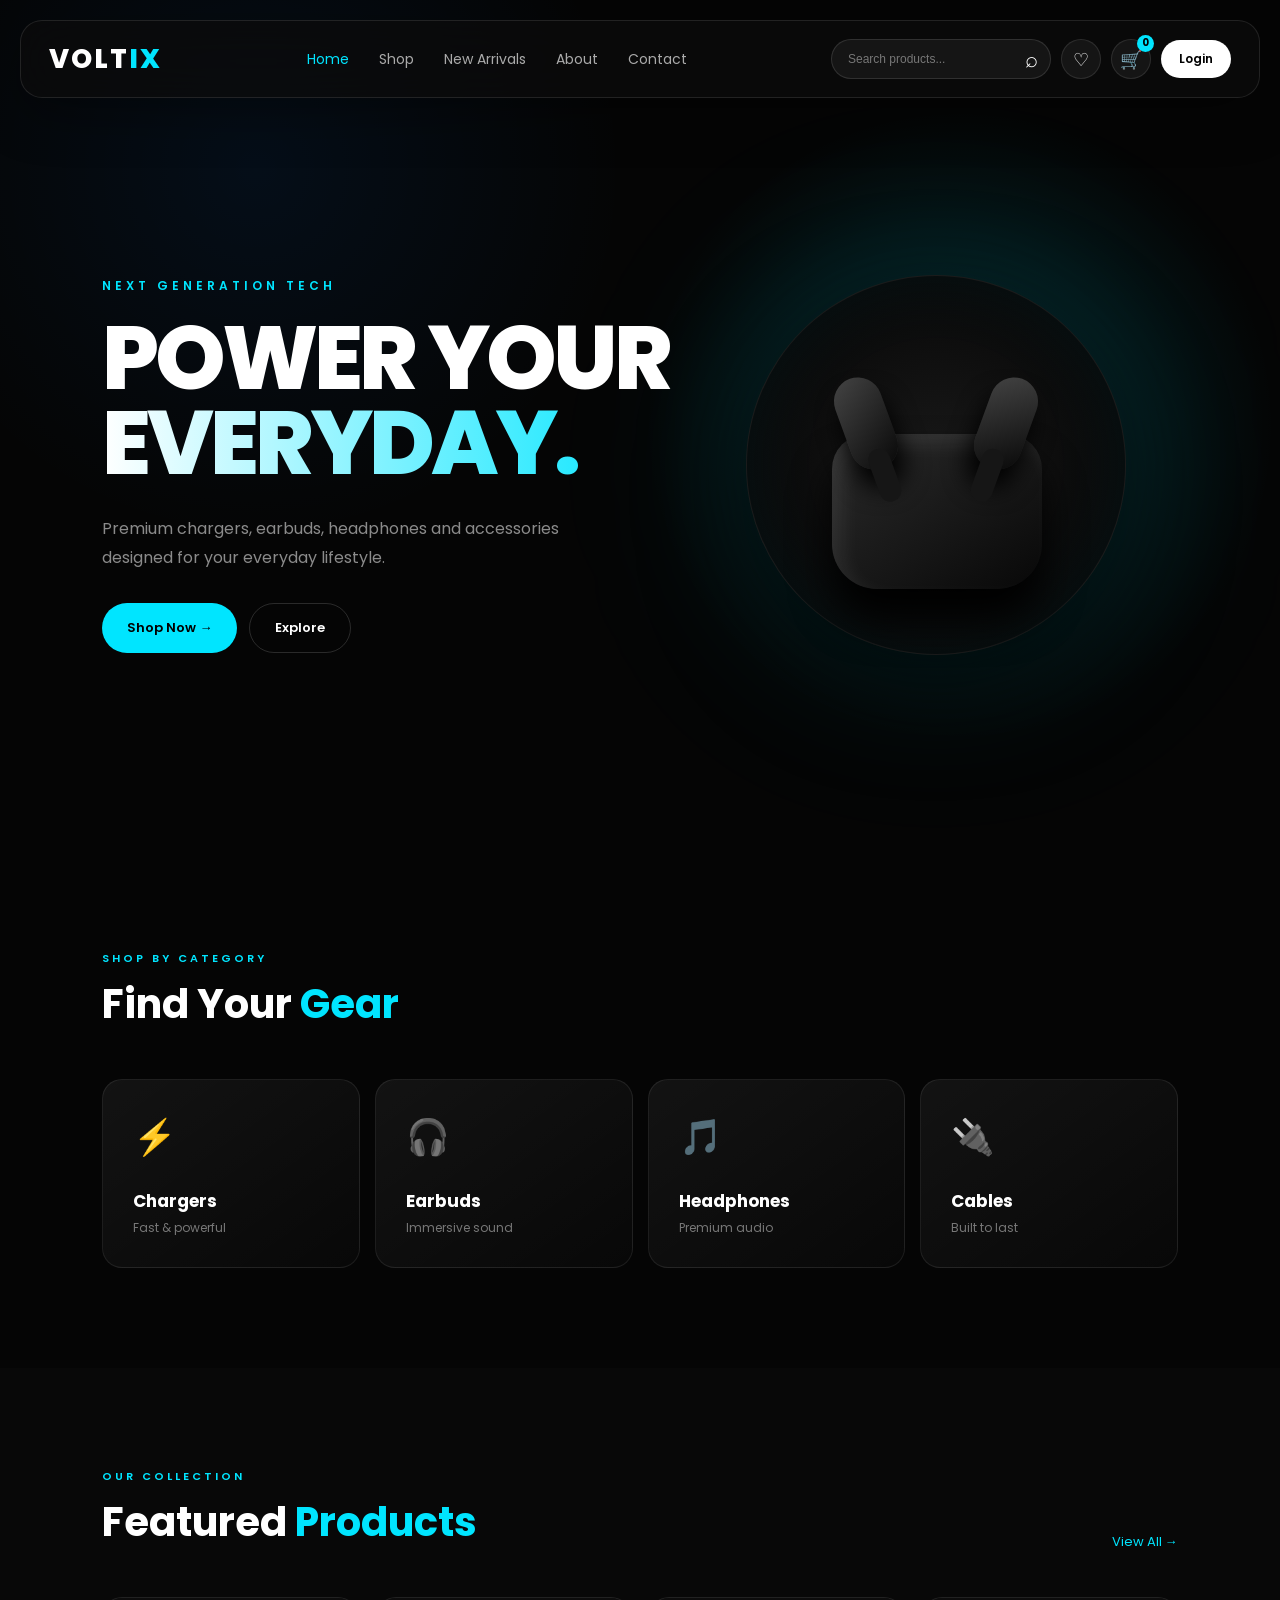
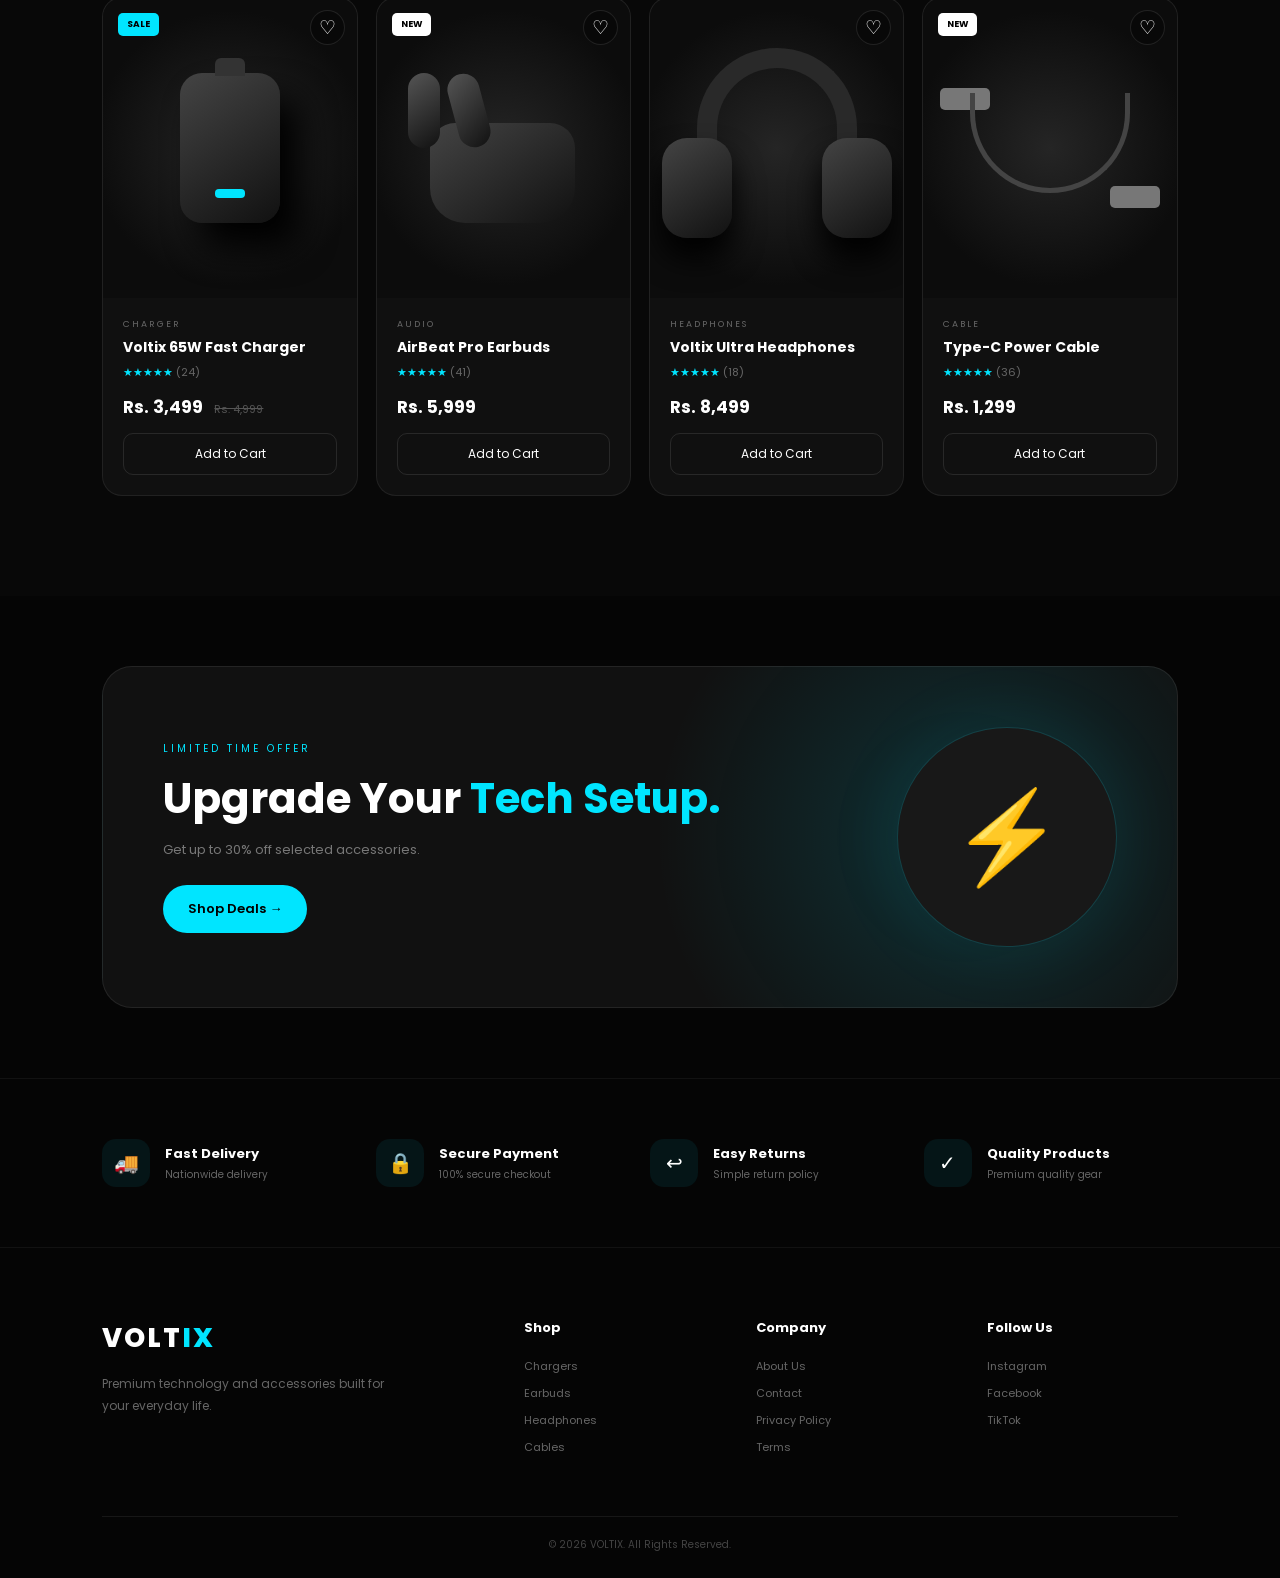
<file: index.html>
<!DOCTYPE html>
<html lang="en">
<head>
    <meta charset="UTF-8">
    <meta name="viewport" content="width=device-width, initial-scale=1.0">

    <title><i class="bi bi-lightning-charge-fill"></i>VOLTIX — Premium Electronics</title>

    <link rel="stylesheet" href= "style.css">
    <link rel="preconnect" href="https://fonts.googleapis.com">
    <link rel="preconnect" href="https://fonts.gstatic.com" crossorigin>
    <link href="https://fonts.googleapis.com/css2?family=Poppins:wght@300;400;500;600;700;800&display=swap" rel="stylesheet">
</head>

<body>

<!-- ================= NAVBAR ================= -->

<header class="navbar">

    <a href="index.html" class="logo">
        VOLT<span>IX</span>
    </a>

    <nav class="nav-links">
        <a href="index.html" class="active">Home</a>
        <a href="shop.html">Shop</a>
        <a href="new.html">New Arrivals</a>
        <a href="about.html">About</a>
        <a href="contact.html">Contact</a>
    </nav>

    <div class="nav-actions">

        <div class="search-box">
            <input
                type="text"
                id="searchInput"
                placeholder="Search products..."
            >
            <button id="searchBtn">⌕</button>
        </div>

        <button class="icon-btn" id="wishlistBtn">
            ♡
        </button>

        <button class="icon-btn cart-btn" id="cartBtn">
            🛒
            <span id="cartCount">0</span>
        </button>

        <a href="login.html" class="login-btn">Login</a>

    </div>

    <button class="menu-btn" id="menuBtn">☰</button>

</header>


<!-- ================= HERO ================= -->

<section class="hero">

    <div class="hero-content">

        <p class="small-title">NEXT GENERATION TECH</p>

        <h1>
            POWER YOUR
            <span>EVERYDAY.</span>
        </h1>

        <p class="hero-text">
            Premium chargers, earbuds, headphones and accessories
            designed for your everyday lifestyle.
        </p>

        <div class="hero-buttons">
            <a href="#products" class="primary-btn">
                Shop Now →
            </a>

            <a href="#categories" class="secondary-btn">
                Explore
            </a>
        </div>

    </div>

    <div class="hero-product">

        <div class="glow"></div>

        <div class="product-circle">
            <div class="earbud left"></div>
            <div class="earbud right"></div>
            <div class="case"></div>
        </div>

    </div>

</section>


<!-- ================= CATEGORIES ================= -->

<section class="categories" id="categories">

    <div class="section-heading">
        <p>SHOP BY CATEGORY</p>
        <h2>Find Your <span>Gear</span></h2>
    </div>

    <div class="category-grid">

        <div class="category-card" data-category="Chargers">
            <div class="category-icon">⚡</div>
            <h3>Chargers</h3>
            <p>Fast & powerful</p>
        </div>

        <div class="category-card" data-category="Earbuds">
            <div class="category-icon">🎧</div>
            <h3>Earbuds</h3>
            <p>Immersive sound</p>
        </div>

        <div class="category-card" data-category="Headphones">
            <div class="category-icon">🎵</div>
            <h3>Headphones</h3>
            <p>Premium audio</p>
        </div>

        <div class="category-card" data-category="Cables">
            <div class="category-icon">🔌</div>
            <h3>Cables</h3>
            <p>Built to last</p>
        </div>

    </div>

</section>


<!-- ================= PRODUCTS ================= -->

<section class="products-section" id="products">

    <div class="section-heading products-heading">

        <div>
            <p>OUR COLLECTION</p>
            <h2>Featured <span>Products</span></h2>
        </div>

        <button class="view-all" id="viewAllBtn">
            View All →
        </button>

    </div>


    <div class="products-grid" id="productsGrid">

        <!-- PRODUCT 1 -->

        <div class="product-card" data-name="Voltix 65W Fast Charger" data-category="Chargers">

            <div class="product-image">
                <span class="sale">SALE</span>

                <button class="heart">♡</button>

                <div class="charger">
                    <div class="charger-port"></div>
                </div>
            </div>

            <div class="product-info">

                <p class="product-category">CHARGER</p>

                <h3>Voltix 65W Fast Charger</h3>

                <div class="rating">★★★★★ <span>(24)</span></div>

                <div class="price">
                    <strong>Rs. 3,499</strong>
                    <del>Rs. 4,999</del>
                </div>

                <button class="add-cart">
                    Add to Cart
                </button>

            </div>

        </div>


        <!-- PRODUCT 2 -->

        <div class="product-card" data-name="AirBeat Pro Earbuds" data-category="Earbuds">

            <div class="product-image">

                <span class="new">NEW</span>

                <button class="heart">♡</button>

                <div class="earbuds-product">
                    <div class="bud"></div>
                    <div class="bud"></div>
                    <div class="earbud-case"></div>
                </div>

            </div>

            <div class="product-info">

                <p class="product-category">AUDIO</p>

                <h3>AirBeat Pro Earbuds</h3>

                <div class="rating">★★★★★ <span>(41)</span></div>

                <div class="price">
                    <strong>Rs. 5,999</strong>
                </div>

                <button class="add-cart">
                    Add to Cart
                </button>

            </div>

        </div>


        <!-- PRODUCT 3 -->

        <div class="product-card" data-name="Voltix Ultra Headphones" data-category="Headphones">

            <div class="product-image">

                <button class="heart">♡</button>

                <div class="headphones">
                    <div class="headband"></div>
                    <div class="cup left-cup"></div>
                    <div class="cup right-cup"></div>
                </div>

            </div>

            <div class="product-info">

                <p class="product-category">HEADPHONES</p>

                <h3>Voltix Ultra Headphones</h3>

                <div class="rating">★★★★★ <span>(18)</span></div>

                <div class="price">
                    <strong>Rs. 8,499</strong>
                </div>

                <button class="add-cart">
                    Add to Cart
                </button>

            </div>

        </div>


        <!-- PRODUCT 4 -->

        <div class="product-card" data-name="Type-C Power Cable" data-category="Cables">

            <div class="product-image">

                <span class="new">NEW</span>

                <button class="heart">♡</button>

                <div class="cable">
                    <div class="usb one"></div>
                    <div class="wire"></div>
                    <div class="usb two"></div>
                </div>

            </div>

            <div class="product-info">

                <p class="product-category">CABLE</p>

                <h3>Type-C Power Cable</h3>

                <div class="rating">★★★★★ <span>(36)</span></div>

                <div class="price">
                    <strong>Rs. 1,299</strong>
                </div>

                <button class="add-cart">
                    Add to Cart
                </button>

            </div>

        </div>

    </div>

    <p class="no-results" id="noResults">
        No products found.
    </p>

</section>


<!-- ================= PROMO ================= -->

<section class="promo">

    <div>

        <p>LIMITED TIME OFFER</p>

        <h2>
            Upgrade Your
            <span>Tech Setup.</span>
        </h2>

        <p class="promo-text">
            Get up to 30% off selected accessories.
        </p>

        <a href="#products" class="primary-btn">
            Shop Deals →
        </a>

    </div>

    <div class="promo-circle">
        ⚡
    </div>

</section>


<!-- ================= FEATURES ================= -->

<section class="features">

    <div class="feature">
        <span>🚚</span>
        <div>
            <h3>Fast Delivery</h3>
            <p>Nationwide delivery</p>
        </div>
    </div>

    <div class="feature">
        <span>🔒</span>
        <div>
            <h3>Secure Payment</h3>
            <p>100% secure checkout</p>
        </div>
    </div>

    <div class="feature">
        <span>↩</span>
        <div>
            <h3>Easy Returns</h3>
            <p>Simple return policy</p>
        </div>
    </div>

    <div class="feature">
        <span>✓</span>
        <div>
            <h3>Quality Products</h3>
            <p>Premium quality gear</p>
        </div>
    </div>

</section>


<!-- ================= FOOTER ================= -->

<footer>

    <div class="footer-top">

        <div class="footer-brand">

            <a href="#" class="logo">
                VOLT<span>IX</span>
            </a>

            <p>
                Premium technology and accessories
                built for your everyday life.
            </p>

        </div>

        <div class="footer-column">
            <h3>Shop</h3>
            <a href="#">Chargers</a>
            <a href="#">Earbuds</a>
            <a href="#">Headphones</a>
            <a href="#">Cables</a>
        </div>

        <div class="footer-column">
            <h3>Company</h3>
            <a href="#">About Us</a>
            <a href="#">Contact</a>
            <a href="#">Privacy Policy</a>
            <a href="#">Terms</a>
        </div>

        <div class="footer-column">
            <h3>Follow Us</h3>
            <a href="#">Instagram</a>
            <a href="#">Facebook</a>
            <a href="#">TikTok</a>
        </div>

    </div>

    <div class="footer-bottom">
        © 2026 VOLTIX. All Rights Reserved.
    </div>

</footer>


<!-- ================= CART PANEL ================= -->

<div class="cart-overlay" id="cartOverlay">

    <div class="cart-panel">

        <div class="cart-header">
            <h2>Your Cart</h2>
            <button id="closeCart">×</button>
        </div>

        <div id="cartItems">
            <p class="empty-cart">Your cart is empty.</p>
        </div>

        <div class="cart-total">
            <span>Total</span>
            <strong id="cartTotal">Rs. 0</strong>
        </div>

        <button class="checkout-btn">
            Checkout →
        </button>

    </div>

</div>


<script src=./script.js></script>

</body>
</html>
</file>
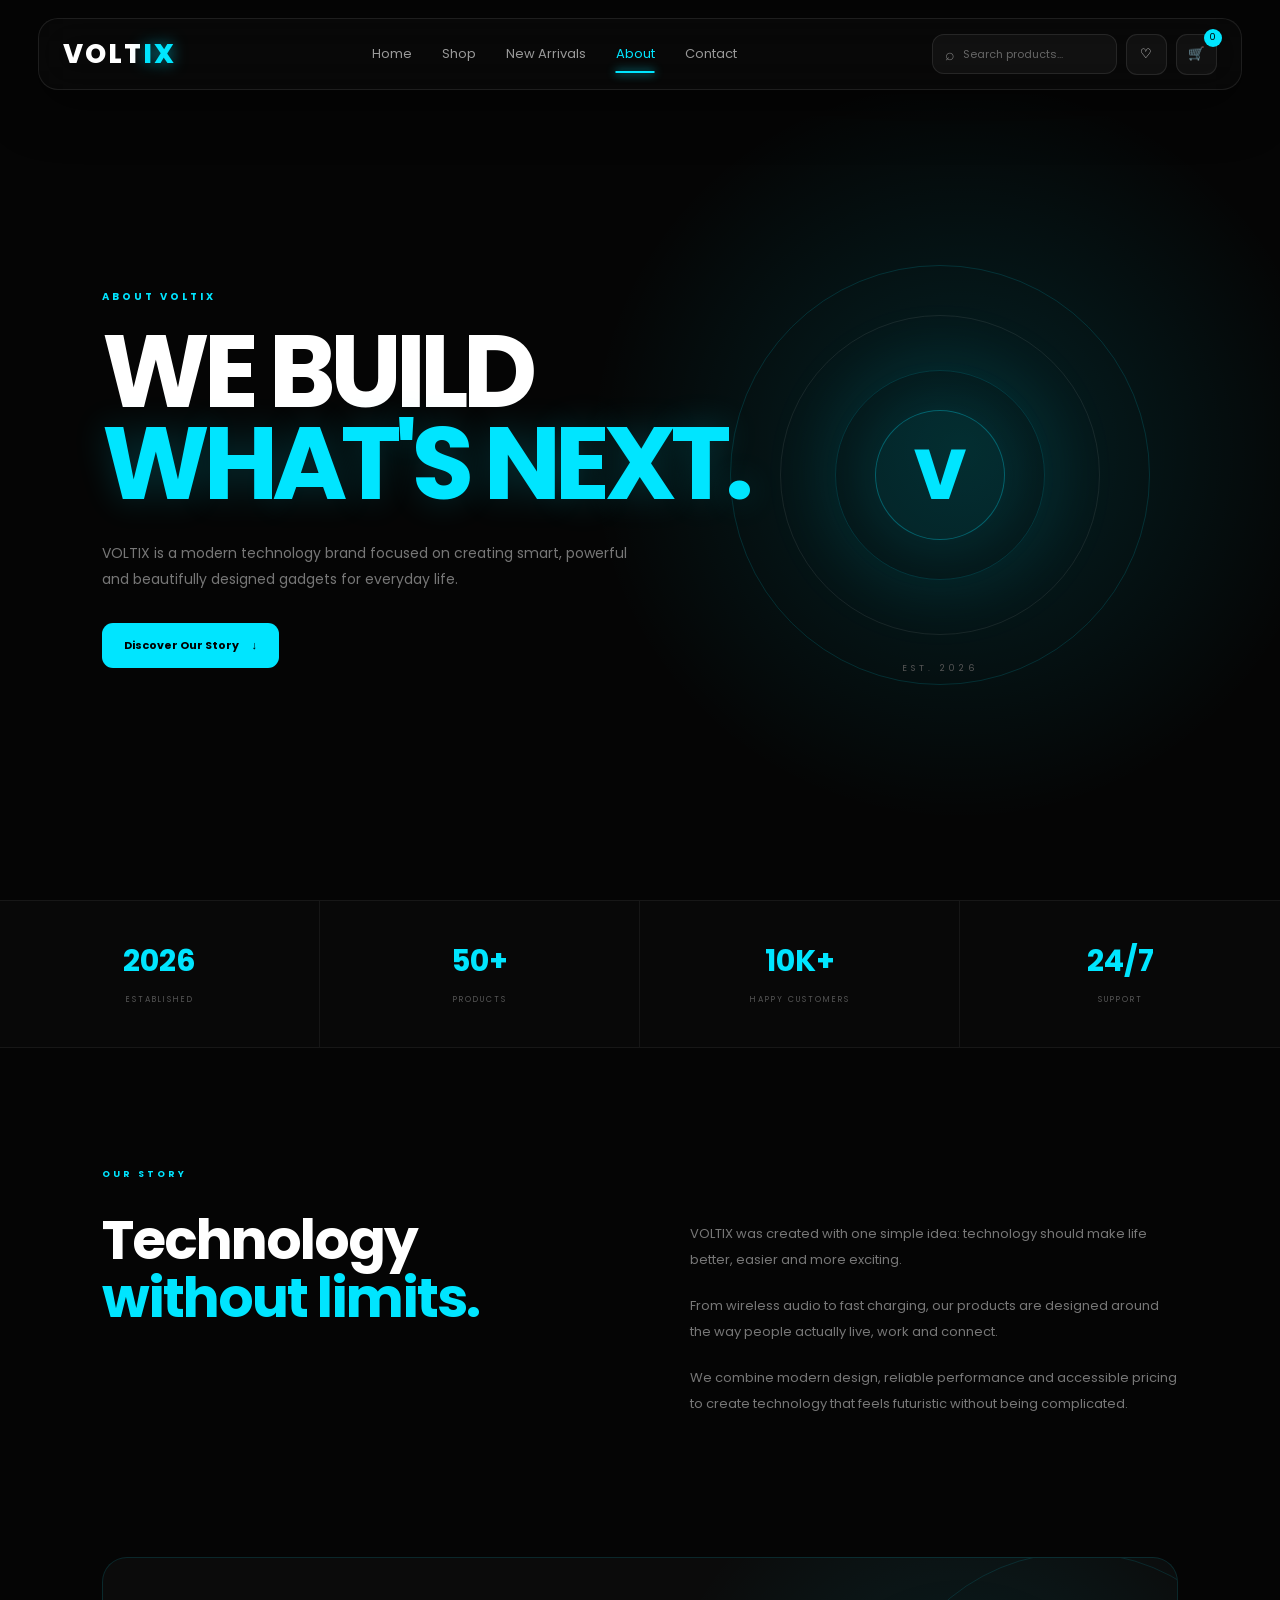
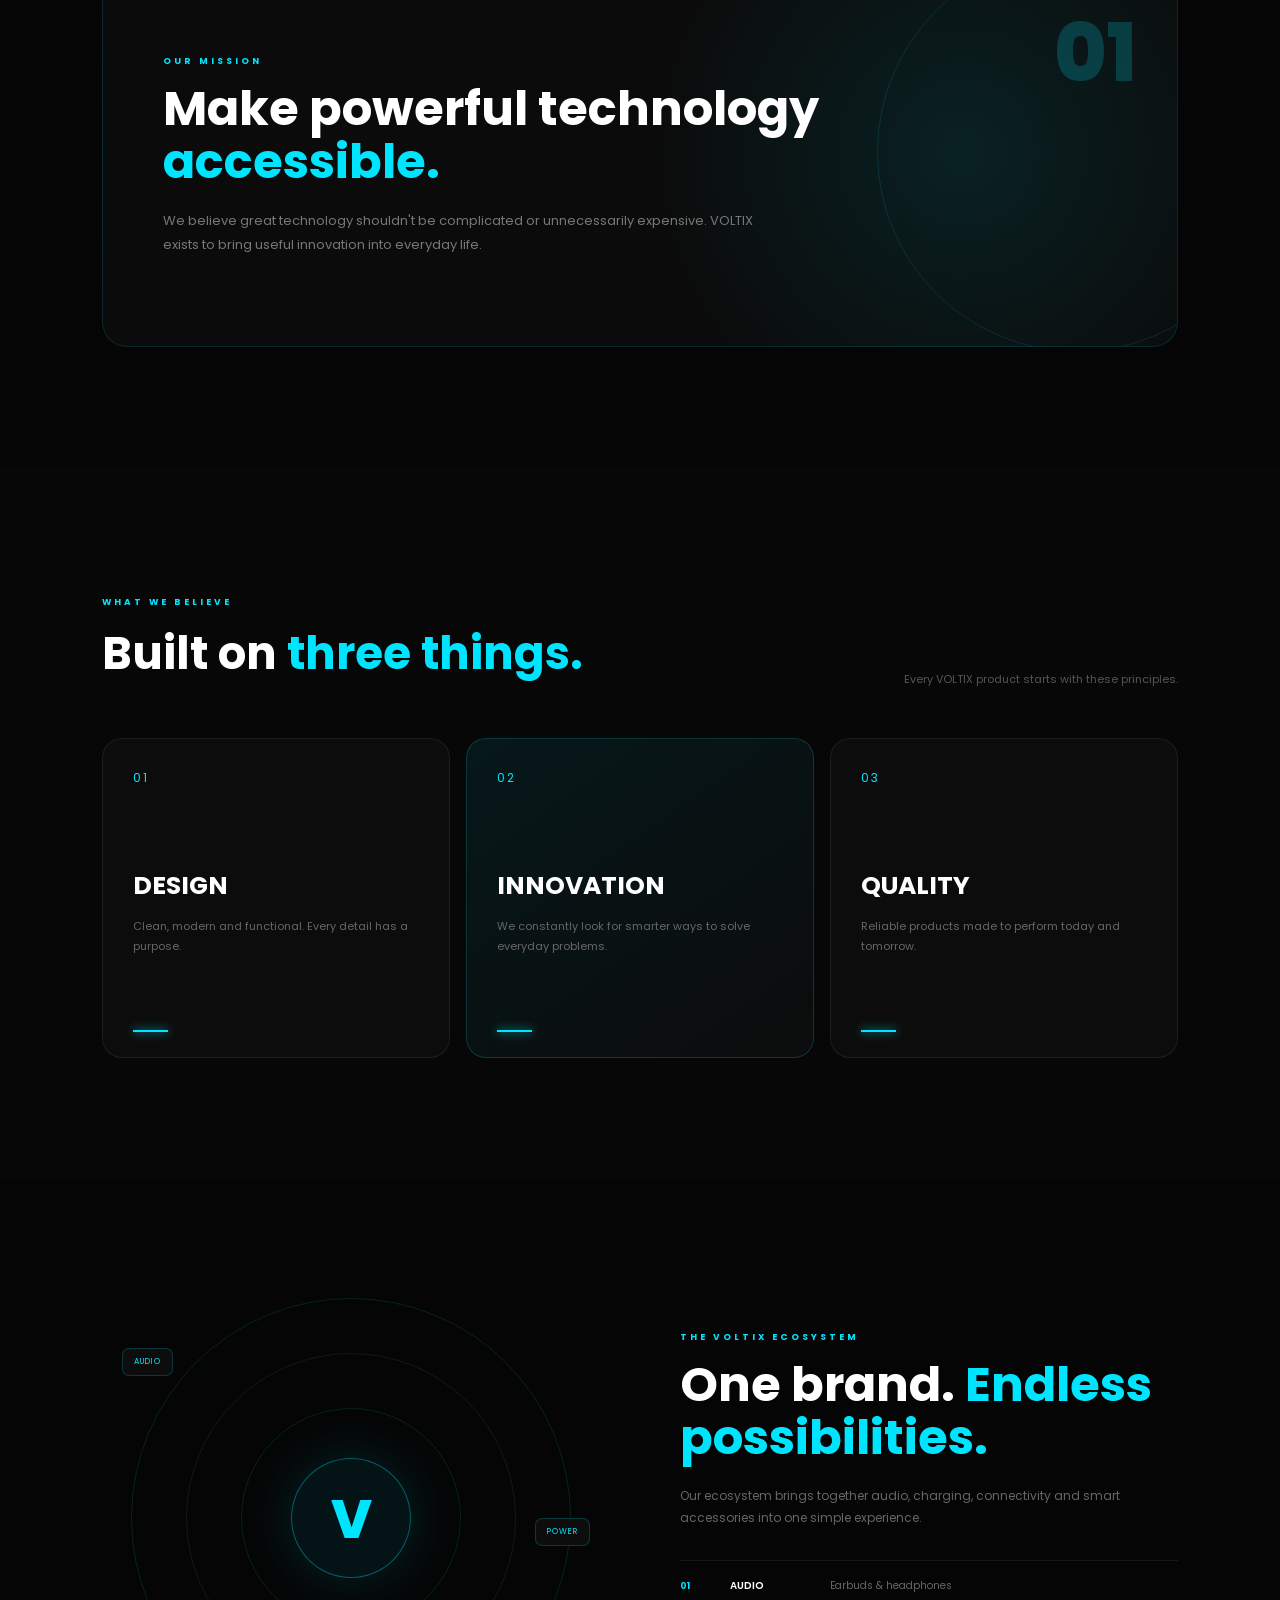
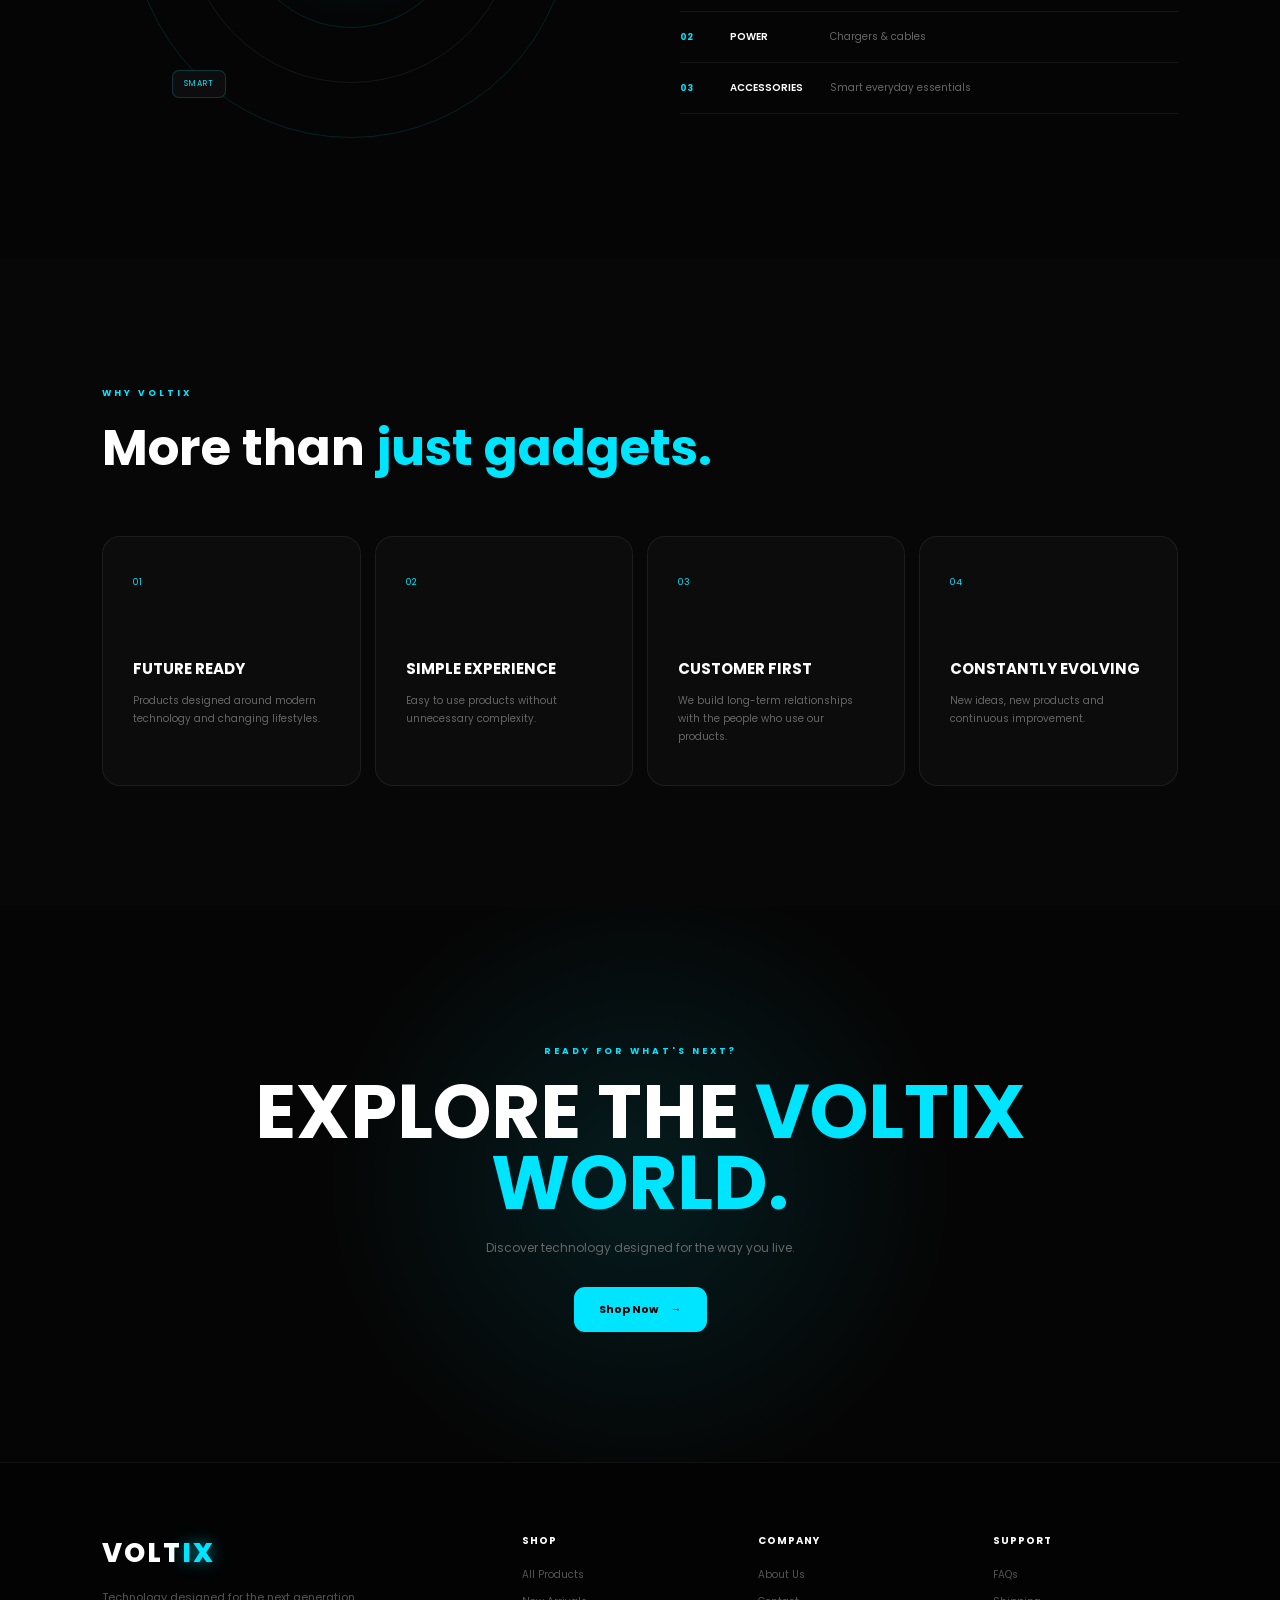
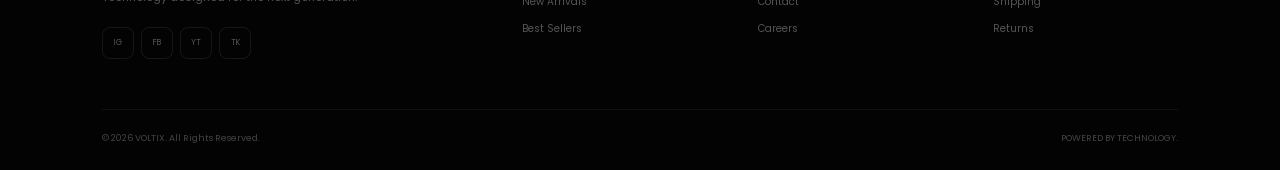
<file: about.html>
<!DOCTYPE html>
<html lang="en">

<head>
    <meta charset="UTF-8">
    <meta name="viewport" content="width=device-width, initial-scale=1.0">

    <title>About Us | VOLTIX</title>

    <link rel="preconnect" href="https://fonts.googleapis.com">
    <link rel="preconnect" href="https://fonts.gstatic.com" crossorigin>

    <link href="https://fonts.googleapis.com/css2?family=Poppins:wght@300;400;500;600;700;800&display=swap"
        rel="stylesheet">

    <link rel="stylesheet" href="about.css">
</head>

<body>

    <!-- ================= NAVBAR ================= -->

    <header class="navbar">

        <a href="index.html" class="logo">
            VOLT<span>IX</span>
        </a>

        <nav class="nav-links">

            <a href="index.html">Home</a>

            <a href="shop.html">Shop</a>

            <a href="new-arrivals.html">New Arrivals</a>

            <a href="about.html" class="active">About</a>

            <a href="contact.html">Contact</a>

        </nav>

        <div class="nav-actions">

            <div class="nav-search">
                <span>⌕</span>
                <input type="text" id="searchInput" placeholder="Search products...">
            </div>

            <button class="nav-icon">
                ♡
            </button>

            <button class="nav-icon cart-btn">
                🛒
                <span>0</span>
            </button>

            <button class="mobile-menu" id="mobileMenu">
                ☰
            </button>

        </div>

    </header>


    <!-- ================= MOBILE NAV ================= -->

    <div class="mobile-nav" id="mobileNav">

        <a href="index.html">Home</a>
        <a href="shop.html">Shop</a>
        <a href="new-arrivals.html">New Arrivals</a>
        <a href="about.html">About</a>
        <a href="contact.html">Contact</a>

    </div>


    <!-- ================= HERO ================= -->

    <main>

        <section class="about-hero">

            <div class="hero-background-circle"></div>

            <div class="hero-content">

                <span class="hero-tag">
                    ABOUT VOLTIX
                </span>

                <h1>
                    WE BUILD
                    <br>
                    <span>WHAT'S NEXT.</span>
                </h1>

                <p>
                    VOLTIX is a modern technology brand focused on
                    creating smart, powerful and beautifully designed
                    gadgets for everyday life.
                </p>

                <a href="#story" class="hero-btn">
                    Discover Our Story
                    <span>↓</span>
                </a>

            </div>


            <div class="hero-mark">

                <div class="mark-ring ring-one"></div>
                <div class="mark-ring ring-two"></div>
                <div class="mark-ring ring-three"></div>

                <div class="volt-symbol">
                    V
                </div>

                <span class="mark-text">
                    EST. 2026
                </span>

            </div>

        </section>


        <!-- ================= STATS ================= -->

        <section class="stats">

            <div class="stat-box">

                <strong>2026</strong>

                <span>ESTABLISHED</span>

            </div>

            <div class="stat-box">

                <strong>50+</strong>

                <span>PRODUCTS</span>

            </div>

            <div class="stat-box">

                <strong>10K+</strong>

                <span>HAPPY CUSTOMERS</span>

            </div>

            <div class="stat-box">

                <strong>24/7</strong>

                <span>SUPPORT</span>

            </div>

        </section>


        <!-- ================= OUR STORY ================= -->

        <section class="story-section" id="story">

            <div class="section-label">
                OUR STORY
            </div>

            <div class="story-grid">

                <div class="story-title">

                    <h2>
                        Technology
                        <span>without limits.</span>
                    </h2>

                </div>


                <div class="story-text">

                    <p>
                        VOLTIX was created with one simple idea:
                        technology should make life better, easier
                        and more exciting.
                    </p>

                    <p>
                        From wireless audio to fast charging,
                        our products are designed around the way
                        people actually live, work and connect.
                    </p>

                    <p>
                        We combine modern design, reliable
                        performance and accessible pricing to
                        create technology that feels futuristic
                        without being complicated.
                    </p>

                </div>

            </div>

        </section>


        <!-- ================= MISSION ================= -->

        <section class="mission-section">

            <div class="mission-card">

                <div class="mission-number">
                    01
                </div>

                <div class="mission-content">

                    <span>OUR MISSION</span>

                    <h2>
                        Make powerful technology
                        <em>accessible.</em>
                    </h2>

                    <p>
                        We believe great technology shouldn't
                        be complicated or unnecessarily expensive.
                        VOLTIX exists to bring useful innovation
                        into everyday life.
                    </p>

                </div>

                <div class="mission-shape"></div>

            </div>

        </section>


        <!-- ================= VALUES ================= -->

        <section class="values-section">

            <div class="section-heading">

                <div>

                    <span class="section-label">
                        WHAT WE BELIEVE
                    </span>

                    <h2>
                        Built on
                        <span>three things.</span>
                    </h2>

                </div>

                <p>
                    Every VOLTIX product starts
                    with these principles.
                </p>

            </div>


            <div class="values-grid">


                <div class="value-card">

                    <div class="value-icon">
                        01
                    </div>

                    <h3>
                        DESIGN
                    </h3>

                    <p>
                        Clean, modern and functional.
                        Every detail has a purpose.
                    </p>

                    <span class="value-line"></span>

                </div>


                <div class="value-card featured-value">

                    <div class="value-icon">
                        02
                    </div>

                    <h3>
                        INNOVATION
                    </h3>

                    <p>
                        We constantly look for smarter
                        ways to solve everyday problems.
                    </p>

                    <span class="value-line"></span>

                </div>


                <div class="value-card">

                    <div class="value-icon">
                        03
                    </div>

                    <h3>
                        QUALITY
                    </h3>

                    <p>
                        Reliable products made to perform
                        today and tomorrow.
                    </p>

                    <span class="value-line"></span>

                </div>

            </div>

        </section>


        <!-- ================= TECHNOLOGY ================= -->

        <section class="technology-section">

            <div class="technology-visual">

                <div class="tech-orbit orbit-one"></div>
                <div class="tech-orbit orbit-two"></div>
                <div class="tech-orbit orbit-three"></div>

                <div class="tech-core">
                    <span>V</span>
                </div>

                <div class="tech-point point-one">
                    AUDIO
                </div>

                <div class="tech-point point-two">
                    POWER
                </div>

                <div class="tech-point point-three">
                    SMART
                </div>

            </div>


            <div class="technology-content">

                <span class="section-label">
                    THE VOLTIX ECOSYSTEM
                </span>

                <h2>
                    One brand.
                    <span>Endless possibilities.</span>
                </h2>

                <p>
                    Our ecosystem brings together audio,
                    charging, connectivity and smart accessories
                    into one simple experience.
                </p>


                <div class="tech-list">

                    <div>

                        <strong>01</strong>

                        <span>
                            AUDIO
                        </span>

                        <p>
                            Earbuds & headphones
                        </p>

                    </div>

                    <div>

                        <strong>02</strong>

                        <span>
                            POWER
                        </span>

                        <p>
                            Chargers & cables
                        </p>

                    </div>

                    <div>

                        <strong>03</strong>

                        <span>
                            ACCESSORIES
                        </span>

                        <p>
                            Smart everyday essentials
                        </p>

                    </div>

                </div>

            </div>

        </section>


        <!-- ================= WHY VOLTIX ================= -->

        <section class="why-section">

            <div class="why-heading">

                <span class="section-label">
                    WHY VOLTIX
                </span>

                <h2>
                    More than
                    <span>just gadgets.</span>
                </h2>

            </div>


            <div class="why-grid">

                <div class="why-card">

                    <span>01</span>

                    <h3>
                        FUTURE READY
                    </h3>

                    <p>
                        Products designed around modern
                        technology and changing lifestyles.
                    </p>

                </div>


                <div class="why-card">

                    <span>02</span>

                    <h3>
                        SIMPLE EXPERIENCE
                    </h3>

                    <p>
                        Easy to use products without
                        unnecessary complexity.
                    </p>

                </div>


                <div class="why-card">

                    <span>03</span>

                    <h3>
                        CUSTOMER FIRST
                    </h3>

                    <p>
                        We build long-term relationships
                        with the people who use our products.
                    </p>

                </div>


                <div class="why-card">

                    <span>04</span>

                    <h3>
                        CONSTANTLY EVOLVING
                    </h3>

                    <p>
                        New ideas, new products and
                        continuous improvement.
                    </p>

                </div>

            </div>

        </section>


        <!-- ================= CTA ================= -->

        <section class="about-cta">

            <div class="cta-glow"></div>

            <span>
                READY FOR WHAT'S NEXT?
            </span>

            <h2>
                EXPLORE THE
                <strong>VOLTIX WORLD.</strong>
            </h2>

            <p>
                Discover technology designed
                for the way you live.
            </p>

            <a href="shop.html">
                Shop Now
                <span>→</span>
            </a>

        </section>

    </main>


    <!-- ================= FOOTER ================= -->

    <footer>

        <div class="footer-grid">


            <div class="footer-brand">

                <a href="index.html" class="logo">
                    VOLT<span>IX</span>
                </a>

                <p>
                    Technology designed for
                    the next generation.
                </p>

                <div class="socials">

                    <a href="#">IG</a>
                    <a href="#">FB</a>
                    <a href="#">YT</a>
                    <a href="#">TK</a>

                </div>

            </div>


            <div class="footer-column">

                <h4>SHOP</h4>

                <a href="shop.html">All Products</a>
                <a href="new-arrivals.html">New Arrivals</a>
                <a href="#">Best Sellers</a>

            </div>


            <div class="footer-column">

                <h4>COMPANY</h4>

                <a href="about.html">About Us</a>
                <a href="contact.html">Contact</a>
                <a href="#">Careers</a>

            </div>


            <div class="footer-column">

                <h4>SUPPORT</h4>

                <a href="#">FAQs</a>
                <a href="#">Shipping</a>
                <a href="#">Returns</a>

            </div>

        </div>


        <div class="footer-bottom">

            <span>
                © 2026 VOLTIX. All Rights Reserved.
            </span>

            <span>
                POWERED BY TECHNOLOGY.
            </span>

        </div>

    </footer>


    <script src="about.js"></script>

</body>

</html>
</file>
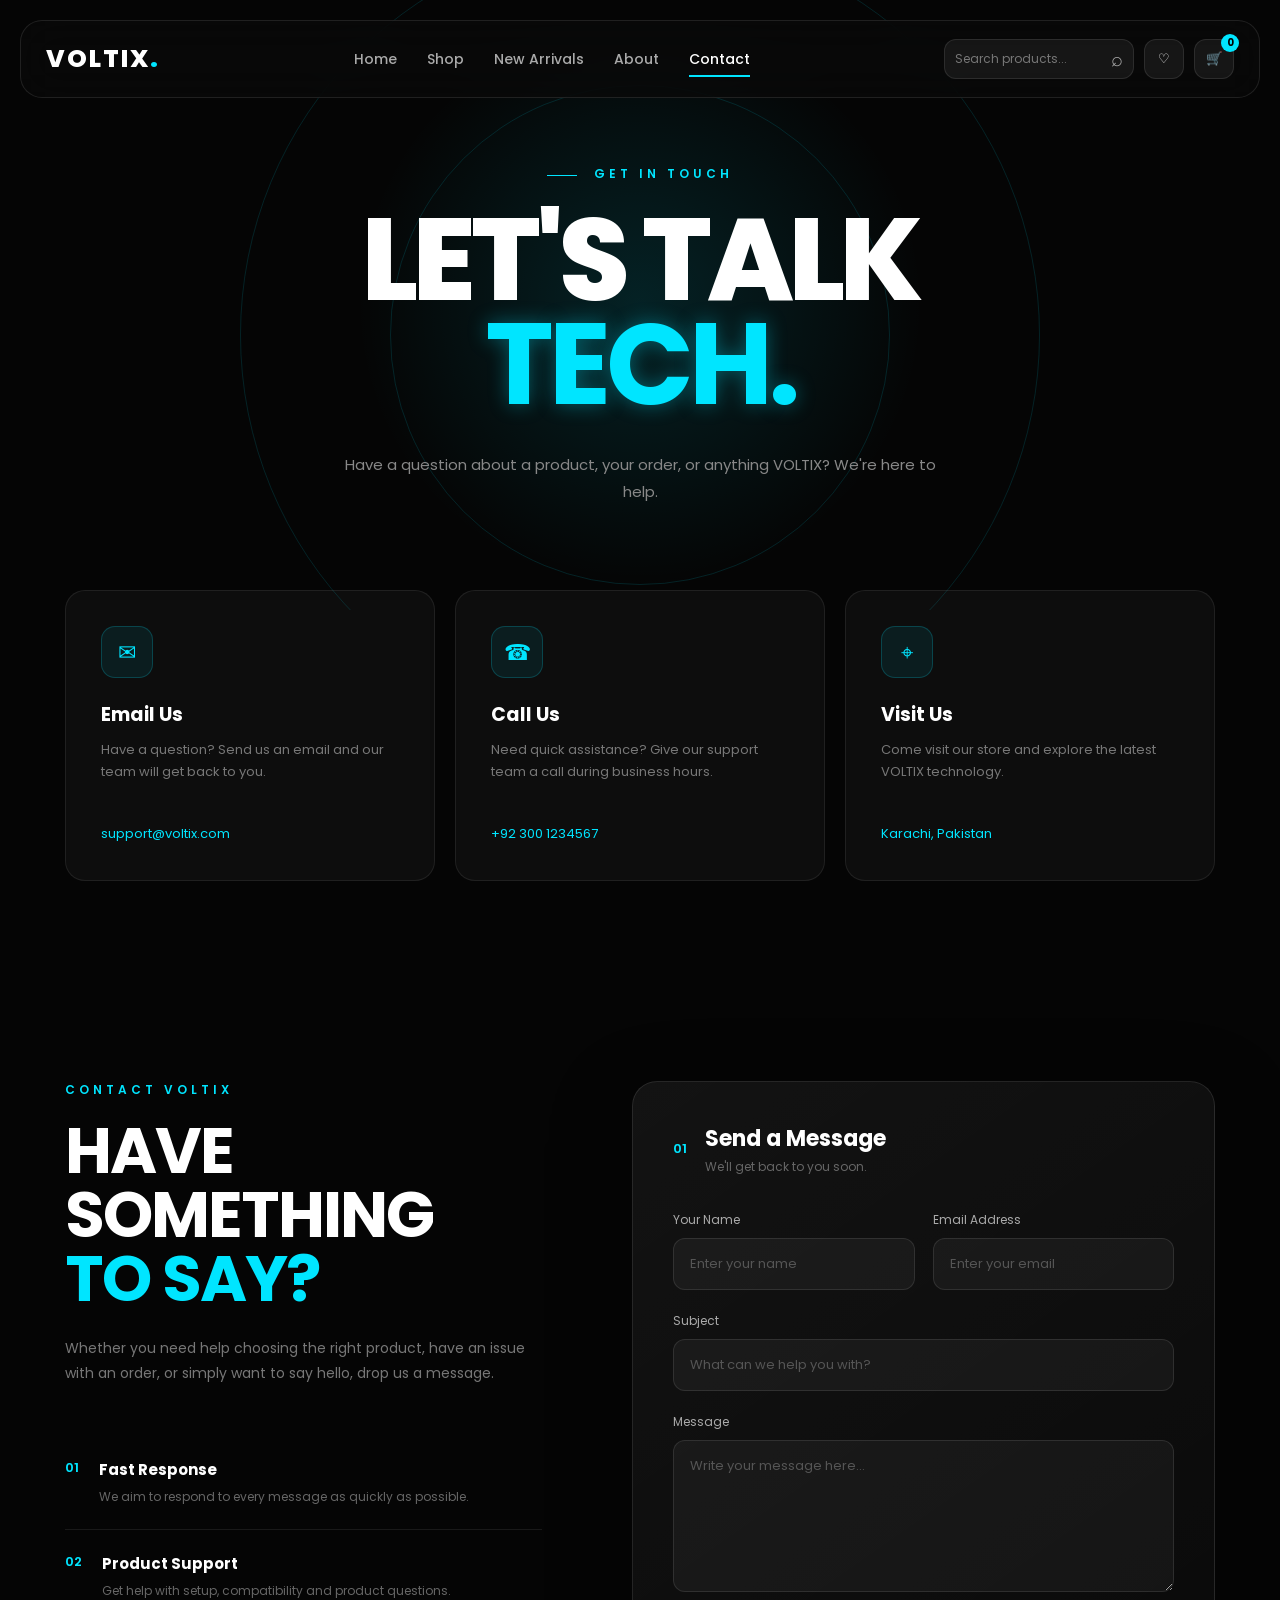
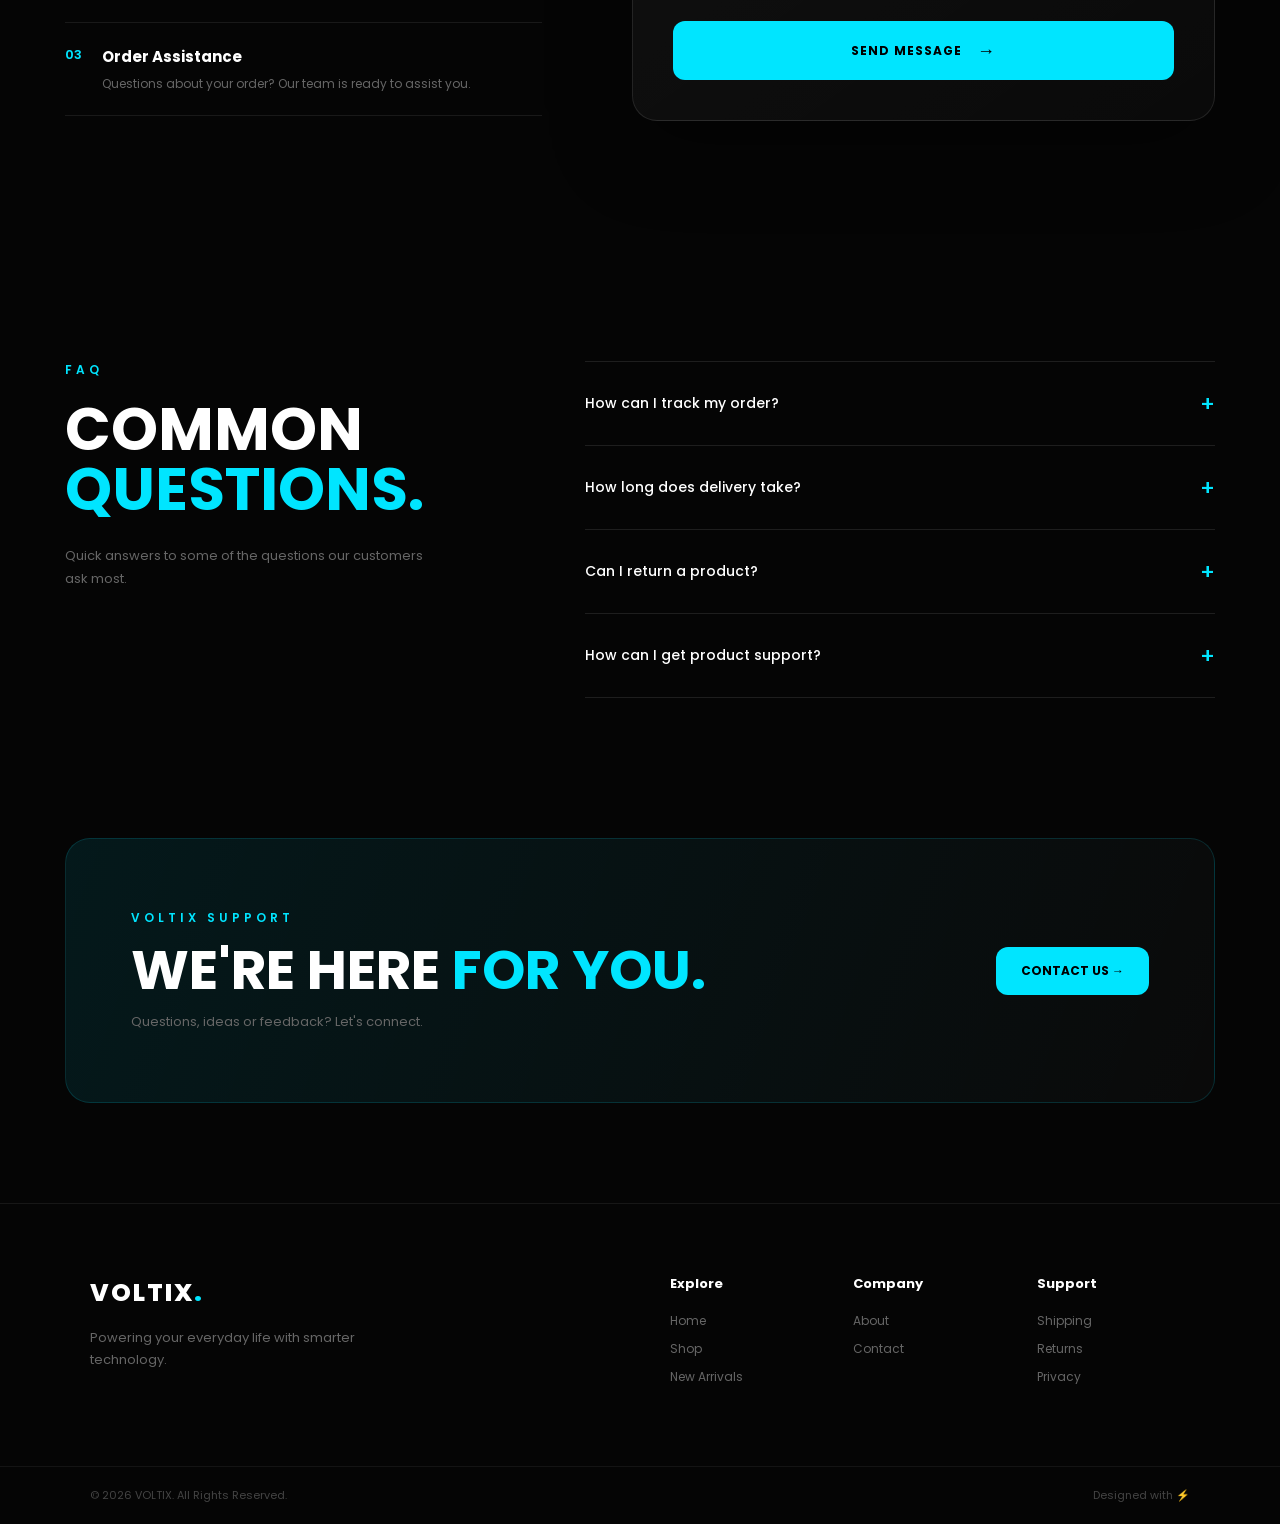
<file: contact.html>
<!DOCTYPE html>
<html lang="en">
<head>
    <meta charset="UTF-8">
    <meta name="viewport" content="width=device-width, initial-scale=1.0">

    <title>Contact Us | VOLTIX</title>

    <link rel="preconnect" href="https://fonts.googleapis.com">
    <link rel="preconnect" href="https://fonts.gstatic.com" crossorigin>

    <link href="https://fonts.googleapis.com/css2?family=Poppins:wght@300;400;500;600;700;800&display=swap" rel="stylesheet">

    <link rel="stylesheet" href="contact.css">
</head>

<body>

<!-- ================= NAVBAR ================= -->

<header class="navbar">

    <div class="logo">
        VOLTIX<span>.</span>
    </div>

    <nav class="nav-links">
        <a href="index.html">Home</a>
        <a href="shop.html">Shop</a>
        <a href="new-arrivals.html">New Arrivals</a>
        <a href="about.html">About</a>
        <a href="contact.html" class="active">Contact</a>
    </nav>

    <div class="nav-actions">

        <div class="search-box">
            <input type="text" id="searchInput" placeholder="Search products...">
            <button id="searchBtn">⌕</button>
        </div>

        <button class="icon-btn" id="wishlistBtn" title="Wishlist">
            ♡
        </button>

        <button class="icon-btn cart-btn" id="cartBtn" title="Cart">
            🛒
            <span id="cartCount">0</span>
        </button>

    </div>

    <button class="menu-btn" id="menuBtn">
        ☰
    </button>

</header>


<!-- ================= MOBILE NAV ================= -->

<div class="mobile-nav" id="mobileNav">

    <a href="index.html">Home</a>
    <a href="shop.html">Shop</a>
    <a href="new-arrivals.html">New Arrivals</a>
    <a href="about.html">About</a>
    <a href="contact.html">Contact</a>

</div>


<!-- ================= HERO ================= -->

<section class="contact-hero">

    <div class="hero-content">

        <p class="hero-tag">
            <span></span> GET IN TOUCH
        </p>

        <h1>
            LET'S TALK
            <strong>TECH.</strong>
        </h1>

        <p class="hero-description">
            Have a question about a product, your order, or anything
            VOLTIX? We're here to help.
        </p>

    </div>

    <div class="hero-circle circle-one"></div>
    <div class="hero-circle circle-two"></div>

</section>


<!-- ================= CONTACT INFO ================= -->

<section class="contact-info">

    <div class="info-card">

        <div class="info-icon">✉</div>

        <h3>Email Us</h3>

        <p>
            Have a question? Send us an email and
            our team will get back to you.
        </p>

        <a href="mailto:support@voltix.com">
            support@voltix.com
        </a>

    </div>


    <div class="info-card">

        <div class="info-icon">☎</div>

        <h3>Call Us</h3>

        <p>
            Need quick assistance? Give our support
            team a call during business hours.
        </p>

        <a href="tel:+923001234567">
            +92 300 1234567
        </a>

    </div>


    <div class="info-card">

        <div class="info-icon">⌖</div>

        <h3>Visit Us</h3>

        <p>
            Come visit our store and explore the
            latest VOLTIX technology.
        </p>

        <a href="#">
            Karachi, Pakistan
        </a>

    </div>

</section>


<!-- ================= MAIN CONTACT ================= -->

<section class="contact-section">

    <div class="contact-left">

        <p class="section-tag">
            CONTACT VOLTIX
        </p>

        <h2>
            HAVE SOMETHING
            <span>TO SAY?</span>
        </h2>

        <p class="contact-text">
            Whether you need help choosing the right product,
            have an issue with an order, or simply want to say hello,
            drop us a message.
        </p>


        <div class="support-points">

            <div class="support-item">
                <div class="support-number">01</div>

                <div>
                    <h4>Fast Response</h4>
                    <p>
                        We aim to respond to every message as quickly
                        as possible.
                    </p>
                </div>
            </div>


            <div class="support-item">
                <div class="support-number">02</div>

                <div>
                    <h4>Product Support</h4>
                    <p>
                        Get help with setup, compatibility and
                        product questions.
                    </p>
                </div>
            </div>


            <div class="support-item">
                <div class="support-number">03</div>

                <div>
                    <h4>Order Assistance</h4>
                    <p>
                        Questions about your order? Our team is ready
                        to assist you.
                    </p>
                </div>
            </div>

        </div>

    </div>


    <!-- ================= FORM ================= -->

    <div class="contact-form-box">

        <div class="form-heading">

            <span>01</span>

            <div>
                <h3>Send a Message</h3>
                <p>We'll get back to you soon.</p>
            </div>

        </div>


        <form id="contactForm">

            <div class="form-row">

                <div class="input-group">

                    <label for="name">
                        Your Name
                    </label>

                    <input
                        type="text"
                        id="name"
                        placeholder="Enter your name"
                        required
                    >

                </div>


                <div class="input-group">

                    <label for="email">
                        Email Address
                    </label>

                    <input
                        type="email"
                        id="email"
                        placeholder="Enter your email"
                        required
                    >

                </div>

            </div>


            <div class="input-group">

                <label for="subject">
                    Subject
                </label>

                <input
                    type="text"
                    id="subject"
                    placeholder="What can we help you with?"
                    required
                >

            </div>


            <div class="input-group">

                <label for="message">
                    Message
                </label>

                <textarea
                    id="message"
                    rows="6"
                    placeholder="Write your message here..."
                    required
                ></textarea>

            </div>


            <button type="submit" class="send-btn">

                SEND MESSAGE

                <span>→</span>

            </button>

        </form>

    </div>

</section>


<!-- ================= FAQ ================= -->

<section class="faq-section">

    <div class="faq-heading">

        <p class="section-tag">
            FAQ
        </p>

        <h2>
            COMMON
            <span>QUESTIONS.</span>
        </h2>

        <p>
            Quick answers to some of the questions
            our customers ask most.
        </p>

    </div>


    <div class="faq-list">

        <div class="faq-item">

            <button class="faq-question">
                How can I track my order?
                <span>+</span>
            </button>

            <div class="faq-answer">
                <p>
                    Once your order has been shipped, you will receive
                    tracking information through your registered contact
                    details.
                </p>
            </div>

        </div>


        <div class="faq-item">

            <button class="faq-question">
                How long does delivery take?
                <span>+</span>
            </button>

            <div class="faq-answer">
                <p>
                    Delivery time depends on your location. Most orders
                    are delivered within the estimated delivery period
                    shown during checkout.
                </p>
            </div>

        </div>


        <div class="faq-item">

            <button class="faq-question">
                Can I return a product?
                <span>+</span>
            </button>

            <div class="faq-answer">
                <p>
                    Yes. Products can be returned according to our
                    return policy. Contact our support team for
                    assistance.
                </p>
            </div>

        </div>


        <div class="faq-item">

            <button class="faq-question">
                How can I get product support?
                <span>+</span>
            </button>

            <div class="faq-answer">
                <p>
                    Simply contact our support team using the form above
                    and tell us what you need help with.
                </p>
            </div>

        </div>

    </div>

</section>


<!-- ================= CTA ================= -->

<section class="contact-cta">

    <div>

        <p class="section-tag">
            VOLTIX SUPPORT
        </p>

        <h2>
            WE'RE HERE
            <span>FOR YOU.</span>
        </h2>

        <p>
            Questions, ideas or feedback?
            Let's connect.
        </p>

    </div>

    <a href="#contactForm" class="cta-btn">
        CONTACT US →
    </a>

</section>


<!-- ================= FOOTER ================= -->

<footer class="footer">

    <div class="footer-brand">

        <div class="logo">
            VOLTIX<span>.</span>
        </div>

        <p>
            Powering your everyday life with
            smarter technology.
        </p>

    </div>


    <div class="footer-links">

        <div>
            <h4>Explore</h4>

            <a href="index.html">Home</a>
            <a href="shop.html">Shop</a>
            <a href="new-arrivals.html">New Arrivals</a>
        </div>


        <div>
            <h4>Company</h4>

            <a href="about.html">About</a>
            <a href="contact.html">Contact</a>
        </div>


        <div>
            <h4>Support</h4>

            <a href="#">Shipping</a>
            <a href="#">Returns</a>
            <a href="#">Privacy</a>
        </div>

    </div>

</footer>


<div class="footer-bottom">

    <p>
        © 2026 VOLTIX. All Rights Reserved.
    </p>

    <p>
        Designed with ⚡
    </p>

</div>


<!-- Toast -->

<div class="toast" id="toast">
    Message sent successfully!
</div>


<script src="contact.js"></script>

</body>
</html>
</file>
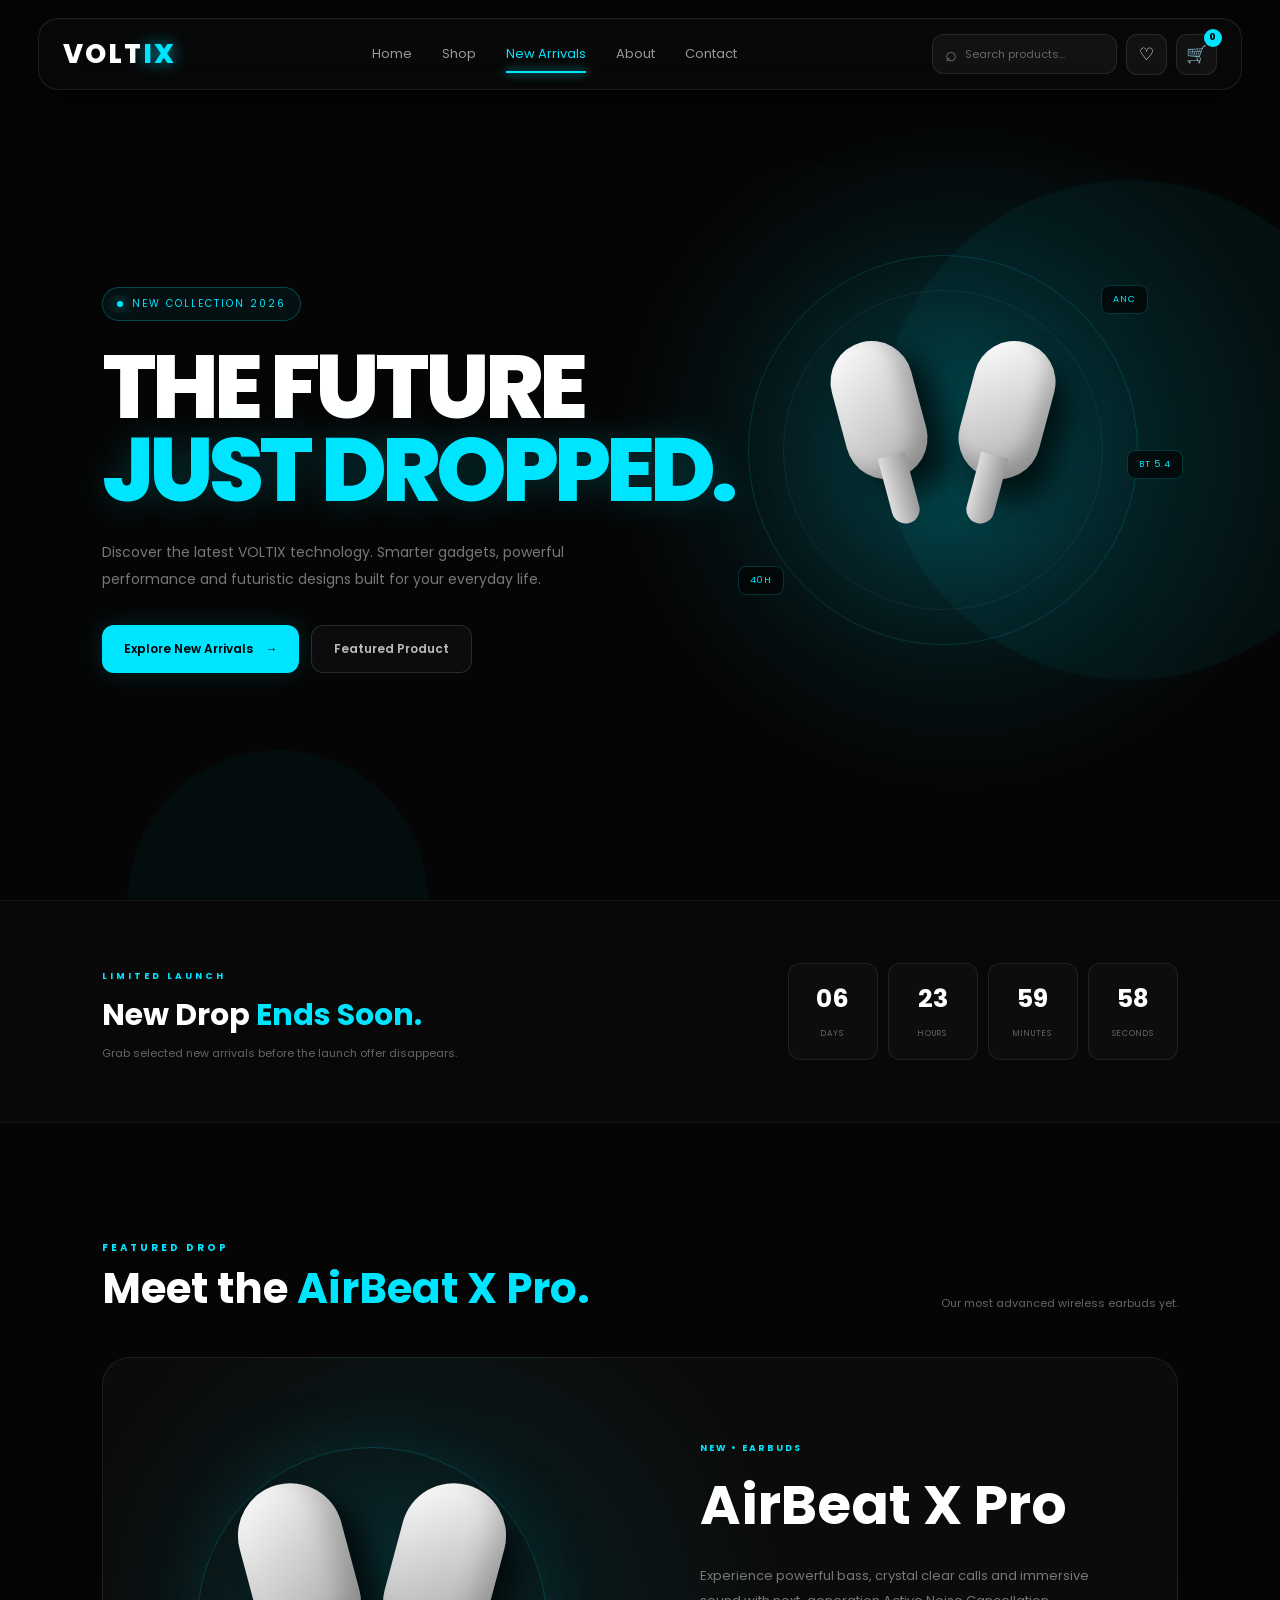
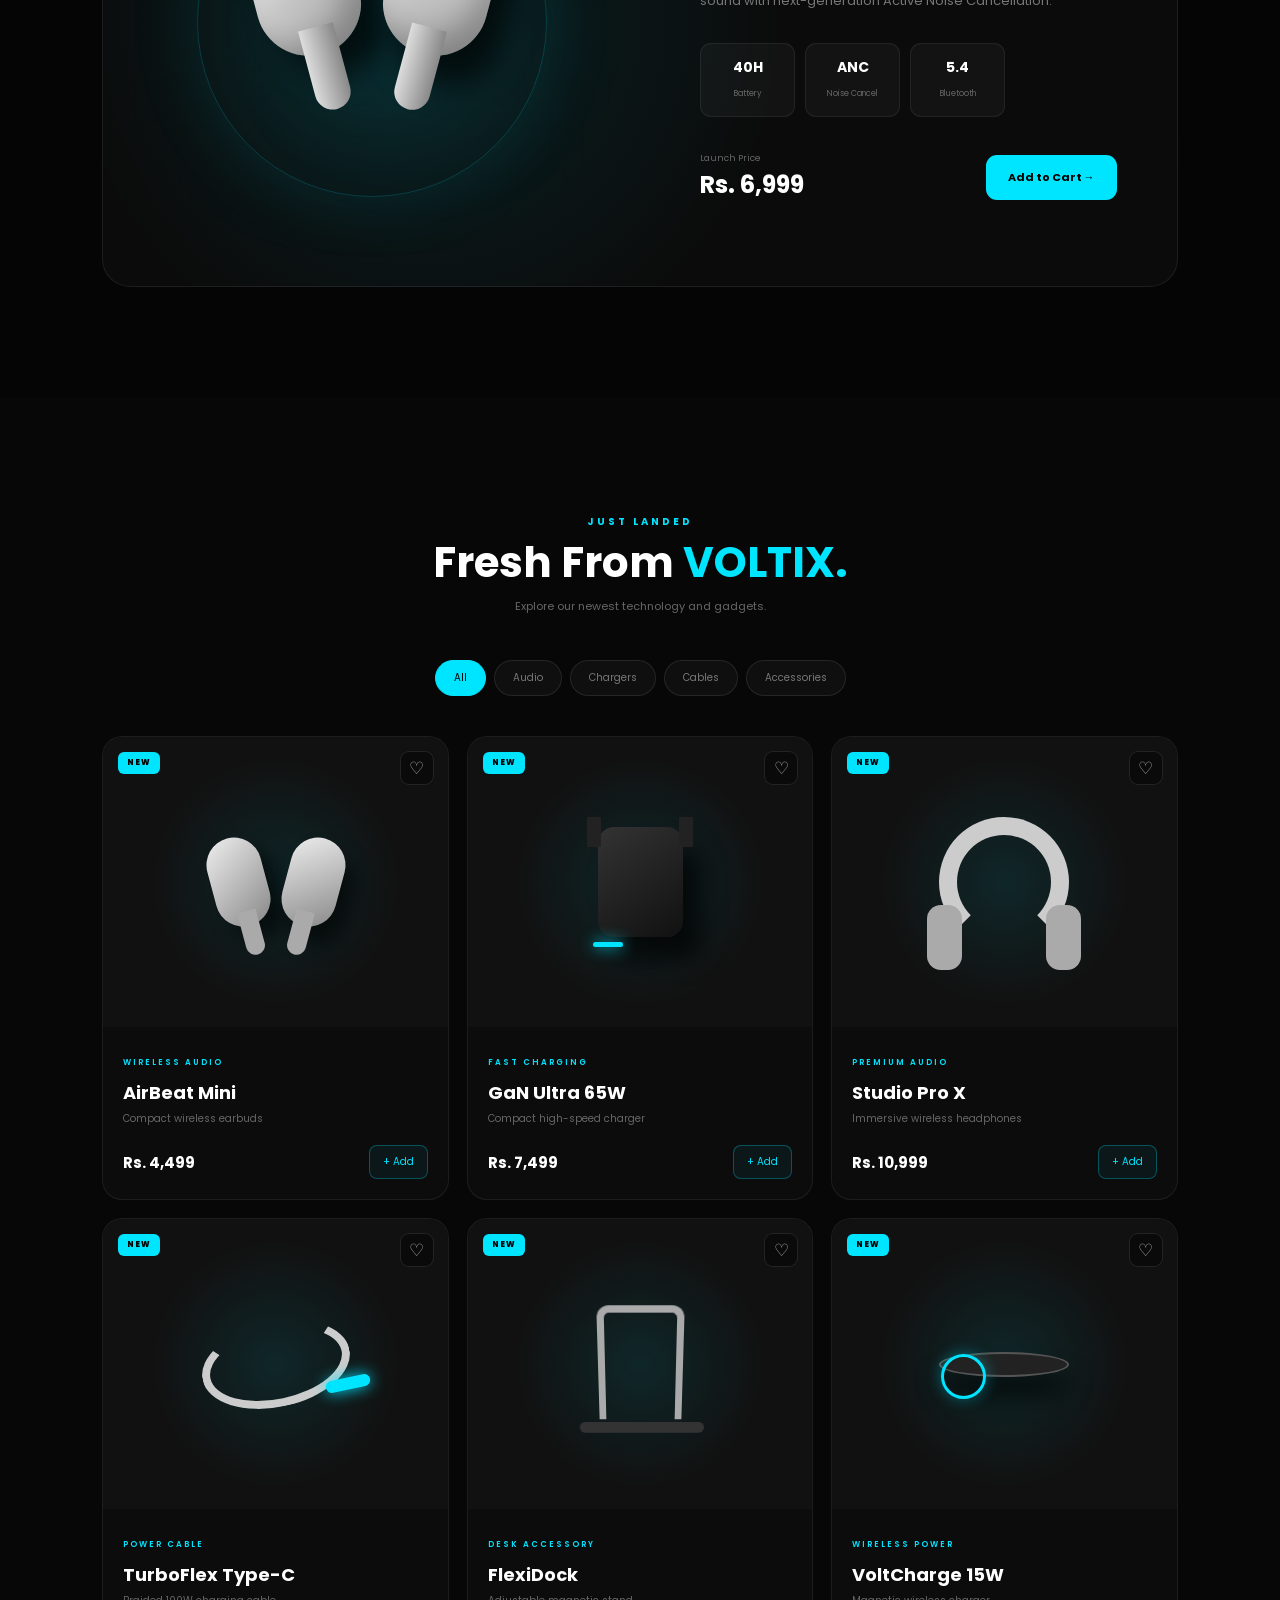
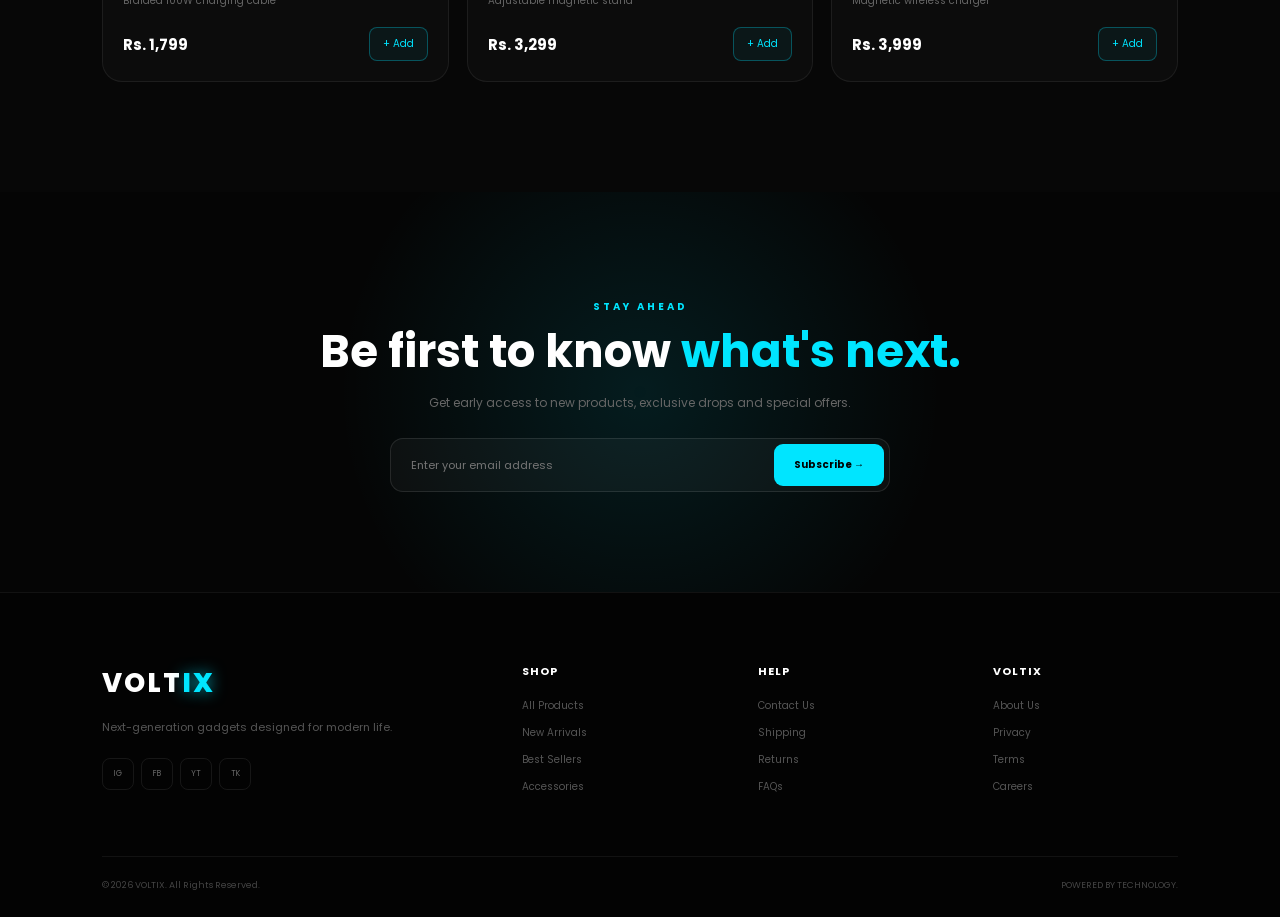
<file: new.html>
<!DOCTYPE html>
<html lang="en">

<head>
    <meta charset="UTF-8">
    <meta name="viewport" content="width=device-width, initial-scale=1.0">

    <title>New Arrivals | VOLTIX</title>

    <link rel="preconnect" href="https://fonts.googleapis.com">
    <link rel="preconnect" href="https://fonts.gstatic.com" crossorigin>

    <link href="https://fonts.googleapis.com/css2?family=Poppins:wght@300;400;500;500;600;700;800&display=swap"
        rel="stylesheet">

    <link rel="stylesheet" href="new.css">
</head>

<body>

    <!-- ================= NAVBAR ================= -->

    <header class="navbar">

        <a href="index.html" class="logo">
            VOLT<span>IX</span>
        </a>

        <nav class="nav-links">
            <a href="index.html">Home</a>
            <a href="shop.html">Shop</a>
            <a href="new-arrivals.html" class="active">New Arrivals</a>
            <a href="about.html">About</a>
            <a href="contact.html">Contact</a>
        </nav>

        <div class="nav-actions">

            <div class="nav-search">
                <span>⌕</span>
                <input type="text" id="searchInput" placeholder="Search products...">
            </div>

            <button class="nav-icon wishlist-nav" id="wishlistBtn">
                ♡
            </button>

            <button class="nav-icon cart-nav" id="cartBtn">
                🛒
                <span id="cartCount">0</span>
            </button>

            <button class="mobile-menu" id="mobileMenu">
                ☰
            </button>

        </div>

    </header>


    <!-- ================= MOBILE MENU ================= -->

    <div class="mobile-nav" id="mobileNav">

        <a href="index.html">Home</a>
        <a href="shop.html">Shop</a>
        <a href="new-arrivals.html">New Arrivals</a>
        <a href="about.html">About</a>
        <a href="contact.html">Contact</a>

    </div>


    <!-- ================= HERO ================= -->

    <main>

        <section class="new-hero">

            <div class="hero-glow glow-one"></div>
            <div class="hero-glow glow-two"></div>

            <div class="hero-content">

                <div class="new-badge">
                    <span></span>
                    NEW COLLECTION 2026
                </div>

                <h1>
                    THE FUTURE
                    <br>
                    <span>JUST DROPPED.</span>
                </h1>

                <p>
                    Discover the latest VOLTIX technology.
                    Smarter gadgets, powerful performance and
                    futuristic designs built for your everyday life.
                </p>

                <div class="hero-buttons">

                    <a href="#new-products" class="primary-btn">
                        Explore New Arrivals
                        <span>→</span>
                    </a>

                    <a href="#featured" class="secondary-btn">
                        Featured Product
                    </a>

                </div>

            </div>


            <!-- HERO PRODUCT -->

            <div class="hero-device">

                <div class="device-glow"></div>

                <div class="hero-earbuds">

                    <div class="earbud left-bud"></div>
                    <div class="earbud right-bud"></div>

                </div>

                <div class="orbit orbit-one"></div>
                <div class="orbit orbit-two"></div>

                <div class="floating-label label-one">
                    ANC
                </div>

                <div class="floating-label label-two">
                    40H
                </div>

                <div class="floating-label label-three">
                    BT 5.4
                </div>

            </div>

        </section>


        <!-- ================= COUNTDOWN ================= -->

        <section class="launch-section">

            <div class="launch-text">

                <span>LIMITED LAUNCH</span>

                <h2>
                    New Drop
                    <strong>Ends Soon.</strong>
                </h2>

                <p>
                    Grab selected new arrivals before
                    the launch offer disappears.
                </p>

            </div>

            <div class="countdown" id="countdown">

                <div class="time-box">
                    <strong id="days">00</strong>
                    <span>DAYS</span>
                </div>

                <div class="time-box">
                    <strong id="hours">00</strong>
                    <span>HOURS</span>
                </div>

                <div class="time-box">
                    <strong id="minutes">00</strong>
                    <span>MINUTES</span>
                </div>

                <div class="time-box">
                    <strong id="seconds">00</strong>
                    <span>SECONDS</span>
                </div>

            </div>

        </section>


        <!-- ================= FEATURED ================= -->

        <section class="featured-section" id="featured">

            <div class="section-heading">

                <div>
                    <span class="section-tag">FEATURED DROP</span>

                    <h2>
                        Meet the
                        <span>AirBeat X Pro.</span>
                    </h2>
                </div>

                <p>
                    Our most advanced wireless earbuds yet.
                </p>

            </div>


            <div class="featured-product">

                <div class="featured-image">

                    <div class="featured-circle"></div>

                    <div class="big-earbuds">

                        <div class="big-bud big-left"></div>
                        <div class="big-bud big-right"></div>

                    </div>

                    <div class="image-glow"></div>

                </div>


                <div class="featured-info">

                    <span class="product-category">
                        NEW • EARBUDS
                    </span>

                    <h3>
                        AirBeat X Pro
                    </h3>

                    <p class="featured-description">
                        Experience powerful bass, crystal clear calls
                        and immersive sound with next-generation
                        Active Noise Cancellation.
                    </p>


                    <div class="features">

                        <div>
                            <strong>40H</strong>
                            <span>Battery</span>
                        </div>

                        <div>
                            <strong>ANC</strong>
                            <span>Noise Cancel</span>
                        </div>

                        <div>
                            <strong>5.4</strong>
                            <span>Bluetooth</span>
                        </div>

                    </div>


                    <div class="featured-buy">

                        <div>
                            <span>Launch Price</span>
                            <strong>Rs. 6,999</strong>
                        </div>

                        <button
                            class="add-cart featured-cart"
                            data-name="AirBeat X Pro"
                            data-price="6999">

                            Add to Cart
                            <span>→</span>

                        </button>

                    </div>

                </div>

            </div>

        </section>


        <!-- ================= NEW PRODUCTS ================= -->

        <section class="new-products" id="new-products">

            <div class="section-heading center-heading">

                <span class="section-tag">
                    JUST LANDED
                </span>

                <h2>
                    Fresh From
                    <span>VOLTIX.</span>
                </h2>

                <p>
                    Explore our newest technology and gadgets.
                </p>

            </div>


            <!-- FILTERS -->

            <div class="product-filters">

                <button class="filter-btn active" data-filter="all">
                    All
                </button>

                <button class="filter-btn" data-filter="audio">
                    Audio
                </button>

                <button class="filter-btn" data-filter="charger">
                    Chargers
                </button>

                <button class="filter-btn" data-filter="cable">
                    Cables
                </button>

                <button class="filter-btn" data-filter="accessories">
                    Accessories
                </button>

            </div>


            <!-- PRODUCT GRID -->

            <div class="new-grid">


                <!-- PRODUCT 1 -->

                <article class="new-card" data-category="audio">

                    <div class="new-image">

                        <span class="new-label">
                            NEW
                        </span>

                        <button class="heart">
                            ♡
                        </button>

                        <div class="product-visual earbuds-visual">

                            <div class="mini-bud"></div>
                            <div class="mini-bud"></div>

                        </div>

                    </div>

                    <div class="new-info">

                        <small>WIRELESS AUDIO</small>

                        <h3>AirBeat Mini</h3>

                        <p>
                            Compact wireless earbuds
                        </p>

                        <div class="card-bottom">

                            <strong>
                                Rs. 4,499
                            </strong>

                            <button
                                class="add-cart"
                                data-name="AirBeat Mini"
                                data-price="4499">

                                + Add

                            </button>

                        </div>

                    </div>

                </article>


                <!-- PRODUCT 2 -->

                <article class="new-card" data-category="charger">

                    <div class="new-image">

                        <span class="new-label">
                            NEW
                        </span>

                        <button class="heart">
                            ♡
                        </button>

                        <div class="product-visual charger-visual">

                            <div class="charger-body">
                                <span></span>
                            </div>

                        </div>

                    </div>

                    <div class="new-info">

                        <small>FAST CHARGING</small>

                        <h3>GaN Ultra 65W</h3>

                        <p>
                            Compact high-speed charger
                        </p>

                        <div class="card-bottom">

                            <strong>
                                Rs. 7,499
                            </strong>

                            <button
                                class="add-cart"
                                data-name="GaN Ultra 65W"
                                data-price="7499">

                                + Add

                            </button>

                        </div>

                    </div>

                </article>


                <!-- PRODUCT 3 -->

                <article class="new-card" data-category="audio">

                    <div class="new-image">

                        <span class="new-label">
                            NEW
                        </span>

                        <button class="heart">
                            ♡
                        </button>

                        <div class="product-visual headphone-visual">

                            <div class="headphone"></div>

                        </div>

                    </div>

                    <div class="new-info">

                        <small>PREMIUM AUDIO</small>

                        <h3>Studio Pro X</h3>

                        <p>
                            Immersive wireless headphones
                        </p>

                        <div class="card-bottom">

                            <strong>
                                Rs. 10,999
                            </strong>

                            <button
                                class="add-cart"
                                data-name="Studio Pro X"
                                data-price="10999">

                                + Add

                            </button>

                        </div>

                    </div>

                </article>


                <!-- PRODUCT 4 -->

                <article class="new-card" data-category="cable">

                    <div class="new-image">

                        <span class="new-label">
                            NEW
                        </span>

                        <button class="heart">
                            ♡
                        </button>

                        <div class="product-visual cable-visual">

                            <div class="cable"></div>

                        </div>

                    </div>

                    <div class="new-info">

                        <small>POWER CABLE</small>

                        <h3>TurboFlex Type-C</h3>

                        <p>
                            Braided 100W charging cable
                        </p>

                        <div class="card-bottom">

                            <strong>
                                Rs. 1,799
                            </strong>

                            <button
                                class="add-cart"
                                data-name="TurboFlex Type-C"
                                data-price="1799">

                                + Add

                            </button>

                        </div>

                    </div>

                </article>


                <!-- PRODUCT 5 -->

                <article class="new-card" data-category="accessories">

                    <div class="new-image">

                        <span class="new-label">
                            NEW
                        </span>

                        <button class="heart">
                            ♡
                        </button>

                        <div class="product-visual stand-visual">

                            <div class="phone-stand">
                                <span></span>
                            </div>

                        </div>

                    </div>

                    <div class="new-info">

                        <small>DESK ACCESSORY</small>

                        <h3>FlexiDock</h3>

                        <p>
                            Adjustable magnetic stand
                        </p>

                        <div class="card-bottom">

                            <strong>
                                Rs. 3,299
                            </strong>

                            <button
                                class="add-cart"
                                data-name="FlexiDock"
                                data-price="3299">

                                + Add

                            </button>

                        </div>

                    </div>

                </article>


                <!-- PRODUCT 6 -->

                <article class="new-card" data-category="charger">

                    <div class="new-image">

                        <span class="new-label">
                            NEW
                        </span>

                        <button class="heart">
                            ♡
                        </button>

                        <div class="product-visual wireless-visual">

                            <div class="wireless-pad">
                                <span></span>
                            </div>

                        </div>

                    </div>

                    <div class="new-info">

                        <small>WIRELESS POWER</small>

                        <h3>VoltCharge 15W</h3>

                        <p>
                            Magnetic wireless charger
                        </p>

                        <div class="card-bottom">

                            <strong>
                                Rs. 3,999
                            </strong>

                            <button
                                class="add-cart"
                                data-name="VoltCharge 15W"
                                data-price="3999">

                                + Add

                            </button>

                        </div>

                    </div>

                </article>

            </div>

        </section>


        <!-- ================= NEWSLETTER ================= -->

        <section class="newsletter">

            <div class="newsletter-content">

                <span class="section-tag">
                    STAY AHEAD
                </span>

                <h2>
                    Be first to know
                    <span>what's next.</span>
                </h2>

                <p>
                    Get early access to new products,
                    exclusive drops and special offers.
                </p>

                <form id="newsletterForm">

                    <input
                        type="email"
                        placeholder="Enter your email address"
                        required>

                    <button type="submit">
                        Subscribe →
                    </button>

                </form>

            </div>

        </section>

    </main>


    <!-- ================= CART DRAWER ================= -->

    <div class="cart-overlay" id="cartOverlay"></div>

    <aside class="cart-drawer" id="cartDrawer">

        <div class="cart-header">

            <h2>Your Cart</h2>

            <button id="closeCart">
                ×
            </button>

        </div>

        <div class="cart-items" id="cartItems">

            <div class="empty-cart">
                <span>🛒</span>
                <p>Your cart is empty.</p>
            </div>

        </div>

        <div class="cart-footer">

            <div class="cart-total">
                <span>Total</span>
                <strong id="cartTotal">
                    Rs. 0
                </strong>
            </div>

            <button class="checkout-btn">
                Proceed to Checkout →
            </button>

        </div>

    </aside>


    <!-- ================= TOAST ================= -->

    <div class="toast" id="toast">
        <span>✓</span>
        <p>Product added to cart.</p>
    </div>


    <!-- ================= FOOTER ================= -->

    <footer>

        <div class="footer-grid">

            <div class="footer-brand">

                <a href="index.html" class="logo">
                    VOLT<span>IX</span>
                </a>

                <p>
                    Next-generation gadgets designed
                    for modern life.
                </p>

                <div class="socials">

                    <a href="#">IG</a>
                    <a href="#">FB</a>
                    <a href="#">YT</a>
                    <a href="#">TK</a>

                </div>

            </div>


            <div class="footer-column">

                <h4>SHOP</h4>

                <a href="shop.html">All Products</a>
                <a href="new-arrivals.html">New Arrivals</a>
                <a href="#">Best Sellers</a>
                <a href="#">Accessories</a>

            </div>


            <div class="footer-column">

                <h4>HELP</h4>

                <a href="#">Contact Us</a>
                <a href="#">Shipping</a>
                <a href="#">Returns</a>
                <a href="#">FAQs</a>

            </div>


            <div class="footer-column">

                <h4>VOLTIX</h4>

                <a href="about.html">About Us</a>
                <a href="#">Privacy</a>
                <a href="#">Terms</a>
                <a href="#">Careers</a>

            </div>

        </div>


        <div class="footer-bottom">

            <span>
                © 2026 VOLTIX. All Rights Reserved.
            </span>

            <span>
                POWERED BY TECHNOLOGY.
            </span>

        </div>

    </footer>


    <script src="new.js"></script>

</body>

</html>
</file>
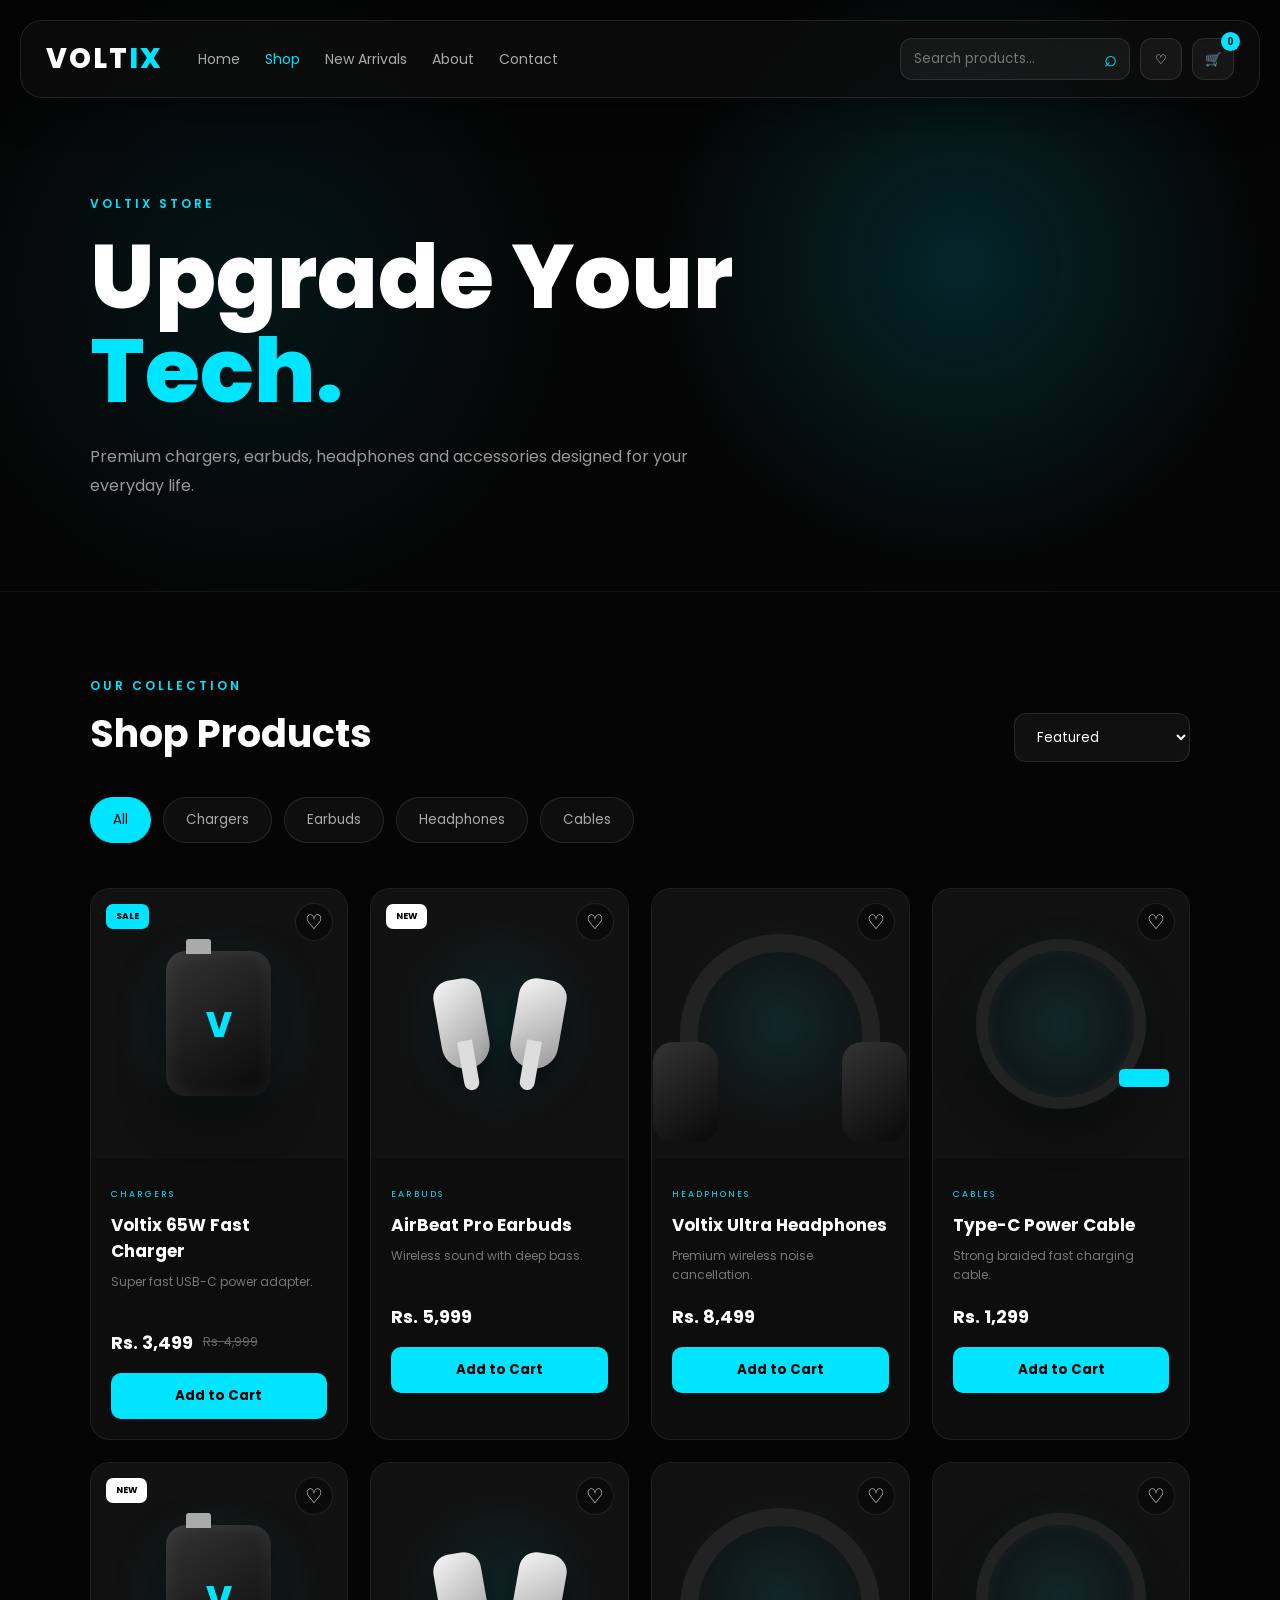
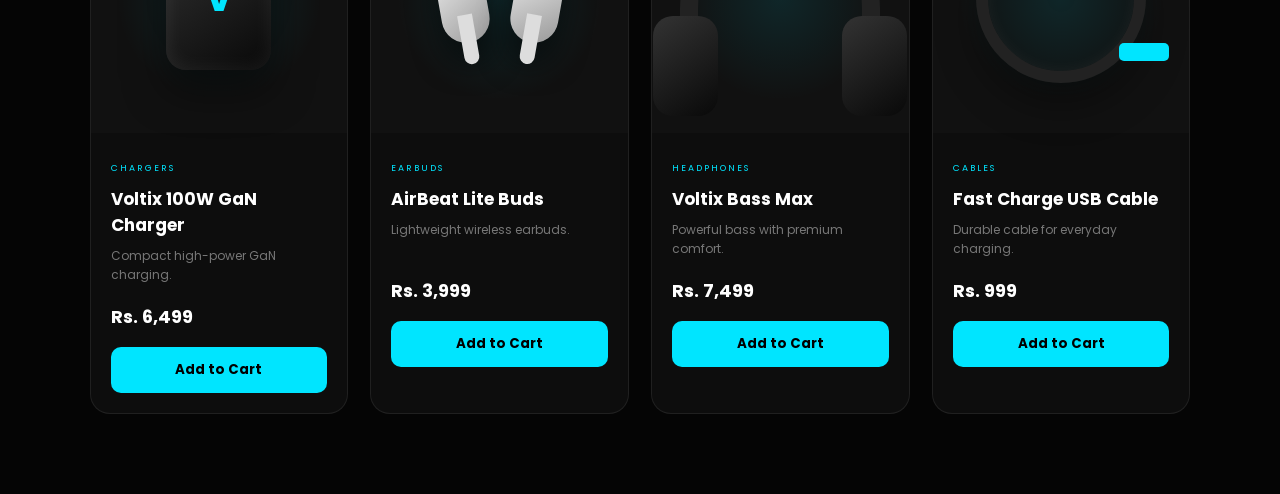
<file: shop.html>
<!DOCTYPE html>
<html lang="en">
<head>
    <meta charset="UTF-8">
    <meta name="viewport" content="width=device-width, initial-scale=1.0">

    <title>VOLTIX | Shop</title>

    <link rel="preconnect" href="https://fonts.googleapis.com">
    <link rel="preconnect" href="https://fonts.gstatic.com" crossorigin>
    <link href="https://fonts.googleapis.com/css2?family=Poppins:wght@300;400;500;600;700;800&display=swap" rel="stylesheet">

    <link rel="stylesheet" href="shop.css">
</head>

<body>

    <!-- NAVBAR -->
    <header class="navbar">

        <div class="logo">
            VOLT<span>IX</span>
        </div>

        <nav>
            <a href="index.html">Home</a>
            <a href="shop.html" class="active">Shop</a>
            <a href="new.html">New Arrivals</a>
            <a href="#">About</a>
            <a href="#">Contact</a>
        </nav>

        <div class="nav-actions">

            <div class="nav-search">
                <input type="text" id="searchInput" placeholder="Search products...">
                <button id="searchBtn">⌕</button>
            </div>

            <button class="icon-btn" id="wishlistBtn">
                ♡
            </button>

            <button class="cart-btn" id="cartBtn">
                🛒
                <span id="cartCount">0</span>
            </button>

        </div>

        <button class="menu-btn" id="menuBtn">☰</button>

    </header>


    <!-- SHOP HERO -->
    <section class="shop-hero">

        <div>
            <span class="small-title">VOLTIX STORE</span>

            <h1>
                Upgrade Your
                <span>Tech.</span>
            </h1>

            <p>
                Premium chargers, earbuds, headphones and accessories
                designed for your everyday life.
            </p>
        </div>

    </section>


    <!-- SHOP CONTROLS -->
    <section class="shop-section">

        <div class="shop-top">

            <div>
                <span class="products-label">OUR COLLECTION</span>
                <h2>Shop Products</h2>
            </div>

            <select id="sortSelect">
                <option value="featured">Featured</option>
                <option value="low">Price: Low to High</option>
                <option value="high">Price: High to Low</option>
                <option value="name">Name: A-Z</option>
            </select>

        </div>


        <!-- CATEGORY FILTERS -->
        <div class="categories">

            <button class="category active" data-category="All">
                All
            </button>

            <button class="category" data-category="Chargers">
                Chargers
            </button>

            <button class="category" data-category="Earbuds">
                Earbuds
            </button>

            <button class="category" data-category="Headphones">
                Headphones
            </button>

            <button class="category" data-category="Cables">
                Cables
            </button>

        </div>


        <!-- PRODUCT GRID -->
        <div class="product-grid" id="productGrid">


            <!-- PRODUCT 1 -->
            <div class="product-card"
                 data-name="Voltix 65W Fast Charger"
                 data-category="Chargers"
                 data-price="3499">

                <div class="product-image charger">
                    <span class="badge">SALE</span>

                    <button class="heart">♡</button>

                    <div class="charger-shape">
                        <span></span>
                    </div>
                </div>

                <div class="product-info">

                    <small>CHARGERS</small>

                    <h3>Voltix 65W Fast Charger</h3>

                    <p>
                        Super fast USB-C power adapter.
                    </p>

                    <div class="price">
                        <strong>Rs. 3,499</strong>
                        <del>Rs. 4,999</del>
                    </div>

                    <button class="add-cart">
                        Add to Cart
                    </button>

                </div>

            </div>


            <!-- PRODUCT 2 -->
            <div class="product-card"
                 data-name="AirBeat Pro Earbuds"
                 data-category="Earbuds"
                 data-price="5999">

                <div class="product-image earbuds">

                    <span class="badge new">NEW</span>

                    <button class="heart">♡</button>

                    <div class="earbud-left"></div>
                    <div class="earbud-right"></div>

                </div>

                <div class="product-info">

                    <small>EARBUDS</small>

                    <h3>AirBeat Pro Earbuds</h3>

                    <p>
                        Wireless sound with deep bass.
                    </p>

                    <div class="price">
                        <strong>Rs. 5,999</strong>
                    </div>

                    <button class="add-cart">
                        Add to Cart
                    </button>

                </div>

            </div>


            <!-- PRODUCT 3 -->
            <div class="product-card"
                 data-name="Voltix Ultra Headphones"
                 data-category="Headphones"
                 data-price="8499">

                <div class="product-image headphones">

                    <button class="heart">♡</button>

                    <div class="headphone">
                        <div class="cup left"></div>
                        <div class="cup right"></div>
                    </div>

                </div>

                <div class="product-info">

                    <small>HEADPHONES</small>

                    <h3>Voltix Ultra Headphones</h3>

                    <p>
                        Premium wireless noise cancellation.
                    </p>

                    <div class="price">
                        <strong>Rs. 8,499</strong>
                    </div>

                    <button class="add-cart">
                        Add to Cart
                    </button>

                </div>

            </div>


            <!-- PRODUCT 4 -->
            <div class="product-card"
                 data-name="Type-C Power Cable"
                 data-category="Cables"
                 data-price="1299">

                <div class="product-image cable">

                    <button class="heart">♡</button>

                    <div class="cable-shape"></div>

                </div>

                <div class="product-info">

                    <small>CABLES</small>

                    <h3>Type-C Power Cable</h3>

                    <p>
                        Strong braided fast charging cable.
                    </p>

                    <div class="price">
                        <strong>Rs. 1,299</strong>
                    </div>

                    <button class="add-cart">
                        Add to Cart
                    </button>

                </div>

            </div>


            <!-- PRODUCT 5 -->
            <div class="product-card"
                 data-name="Voltix 100W GaN Charger"
                 data-category="Chargers"
                 data-price="6499">

                <div class="product-image charger">

                    <span class="badge new">NEW</span>

                    <button class="heart">♡</button>

                    <div class="charger-shape big">
                        <span></span>
                    </div>

                </div>

                <div class="product-info">

                    <small>CHARGERS</small>

                    <h3>Voltix 100W GaN Charger</h3>

                    <p>
                        Compact high-power GaN charging.
                    </p>

                    <div class="price">
                        <strong>Rs. 6,499</strong>
                    </div>

                    <button class="add-cart">
                        Add to Cart
                    </button>

                </div>

            </div>


            <!-- PRODUCT 6 -->
            <div class="product-card"
                 data-name="AirBeat Lite Buds"
                 data-category="Earbuds"
                 data-price="3999">

                <div class="product-image earbuds">

                    <button class="heart">♡</button>

                    <div class="earbud-left"></div>
                    <div class="earbud-right"></div>

                </div>

                <div class="product-info">

                    <small>EARBUDS</small>

                    <h3>AirBeat Lite Buds</h3>

                    <p>
                        Lightweight wireless earbuds.
                    </p>

                    <div class="price">
                        <strong>Rs. 3,999</strong>
                    </div>

                    <button class="add-cart">
                        Add to Cart
                    </button>

                </div>

            </div>


            <!-- PRODUCT 7 -->
            <div class="product-card"
                 data-name="Voltix Bass Max"
                 data-category="Headphones"
                 data-price="7499">

                <div class="product-image headphones">

                    <button class="heart">♡</button>

                    <div class="headphone">
                        <div class="cup left"></div>
                        <div class="cup right"></div>
                    </div>

                </div>

                <div class="product-info">

                    <small>HEADPHONES</small>

                    <h3>Voltix Bass Max</h3>

                    <p>
                        Powerful bass with premium comfort.
                    </p>

                    <div class="price">
                        <strong>Rs. 7,499</strong>
                    </div>

                    <button class="add-cart">
                        Add to Cart
                    </button>

                </div>

            </div>


            <!-- PRODUCT 8 -->
            <div class="product-card"
                 data-name="Fast Charge USB Cable"
                 data-category="Cables"
                 data-price="999">

                <div class="product-image cable">

                    <button class="heart">♡</button>

                    <div class="cable-shape"></div>

                </div>

                <div class="product-info">

                    <small>CABLES</small>

                    <h3>Fast Charge USB Cable</h3>

                    <p>
                        Durable cable for everyday charging.
                    </p>

                    <div class="price">
                        <strong>Rs. 999</strong>
                    </div>

                    <button class="add-cart">
                        Add to Cart
                    </button>

                </div>

            </div>

        </div>


        <!-- NO PRODUCTS -->
        <div class="no-products" id="noProducts">
            <h3>No products found</h3>
            <p>Try another search or category.</p>
        </div>

    </section>


    <!-- CART DRAWER -->
    <div class="cart-overlay" id="cartOverlay">

        <div class="cart-panel">

            <div class="cart-header">
                <h2>Your Cart</h2>
                <button id="closeCart">×</button>
            </div>

            <div id="cartItems" class="cart-items">
                <p class="empty-cart">
                    Your cart is empty.
                </p>
            </div>

            <div class="cart-footer">

                <div>
                    <span>Total</span>
                    <strong id="cartTotal">Rs. 0</strong>
                </div>

                <button class="checkout-btn">
                    Checkout
                </button>

            </div>

        </div>

    </div>


    <!-- TOAST -->
    <div class="toast" id="toast">
        Added to cart ✓
    </div>


    <script src="shop.js"></script>

</body>
</html>
</file>
<file: style.css>
* {
    margin: 0;
    padding: 0;
    box-sizing: border-box;
}

html {
    scroll-behavior: smooth;
}

body {
    font-family: "Poppins", sans-serif;
    background: #050505;
    color: #fff;
    overflow-x: hidden;
}

a {
    text-decoration: none;
    color: inherit;
}

button {
    font-family: inherit;
    cursor: pointer;
}


/* ================= NAVBAR ================= */

.navbar {
    width: calc(100% - 40px);
    height: 78px;

    position: fixed;
    top: 20px;
    left: 20px;

    z-index: 1000;

    display: flex;
    align-items: center;
    justify-content: space-between;

    padding: 0 28px;

    border: 1px solid rgba(255,255,255,.1);
    border-radius: 22px;

    background: rgba(12,12,12,.72);
    backdrop-filter: blur(22px);
    -webkit-backdrop-filter: blur(22px);

    box-shadow: 0 15px 50px rgba(0,0,0,.35);
}

.logo {
    font-size: 27px;
    font-weight: 800;
    letter-spacing: 2px;
}

.logo span {
    color: #00e5ff;
}

.nav-links {
    display: flex;
    gap: 30px;
}

.nav-links a {
    color: #aaa;
    font-size: 14px;
    transition: .3s;
}

.nav-links a:hover,
.nav-links .active {
    color: #00e5ff;
}

.nav-actions {
    display: flex;
    align-items: center;
    gap: 10px;
}

.search-box {
    width: 220px;
    height: 40px;

    display: flex;
    align-items: center;

    border: 1px solid rgba(255,255,255,.12);
    border-radius: 50px;

    background: rgba(255,255,255,.05);
}

.search-box input {
    width: 100%;
    height: 100%;

    padding-left: 16px;

    border: none;
    outline: none;

    background: transparent;
    color: #fff;

    font-size: 12px;
}

.search-box input::placeholder {
    color: #777;
}

.search-box button {
    width: 45px;
    height: 100%;

    border: none;
    background: transparent;
    color: #fff;

    font-size: 22px;
}

.icon-btn {
    width: 40px;
    height: 40px;

    border: 1px solid rgba(255,255,255,.1);
    border-radius: 50%;

    background: rgba(255,255,255,.05);
    color: #fff;

    font-size: 18px;
}

.icon-btn:hover {
    border-color: #00e5ff;
    color: #00e5ff;
}

.cart-btn {
    position: relative;
}

#cartCount {
    position: absolute;

    top: -5px;
    right: -4px;

    min-width: 17px;
    height: 17px;

    padding: 0 4px;

    border-radius: 20px;

    background: #00e5ff;
    color: #000;

    font-size: 10px;
    font-weight: 700;
}

.login-btn {
    padding: 10px 18px;

    border-radius: 50px;

    background: #fff;
    color: #000;

    font-size: 12px;
    font-weight: 600;

    transition: .3s;
}

.login-btn:hover {
    background: #00e5ff;
}

.menu-btn {
    display: none;

    border: none;
    background: transparent;
    color: #fff;

    font-size: 25px;
}


/* ================= HERO ================= */

.hero {
    min-height: 850px;

    padding: 180px 8% 100px;

    display: flex;
    align-items: center;
    justify-content: space-between;

    position: relative;

    background:
        radial-gradient(circle at 75% 50%, rgba(0,229,255,.15), transparent 30%),
        radial-gradient(circle at 20% 20%, rgba(0,120,255,.08), transparent 30%),
        #050505;
}

.hero-content {
    max-width: 650px;
    z-index: 2;
}

.small-title {
    color: #00e5ff;
    letter-spacing: 4px;
    font-size: 12px;
    font-weight: 600;

    margin-bottom: 20px;
}

.hero h1 {
    font-size: clamp(55px, 7vw, 100px);
    line-height: .95;

    font-weight: 800;
    letter-spacing: -4px;
}

.hero h1 span {
    display: block;

    background: linear-gradient(90deg,#fff,#00e5ff);
    -webkit-background-clip: text;
    background-clip: text;
    color: transparent;
}

.hero-text {
    color: #8b8b8b;
    max-width: 520px;

    line-height: 1.8;

    margin: 30px 0;
}

.hero-buttons {
    display: flex;
    gap: 12px;
}

.primary-btn,
.secondary-btn {
    display: inline-flex;
    align-items: center;
    justify-content: center;

    padding: 14px 25px;

    border-radius: 50px;

    font-size: 13px;
    font-weight: 600;

    transition: .3s;
}

.primary-btn {
    background: #00e5ff;
    color: #000;
}

.primary-btn:hover {
    transform: translateY(-3px);
    box-shadow: 0 10px 30px rgba(0,229,255,.2);
}

.secondary-btn {
    border: 1px solid rgba(255,255,255,.15);
    color: #fff;
}

.secondary-btn:hover {
    border-color: #00e5ff;
    color: #00e5ff;
}

.hero-product {
    width: 45%;
    height: 500px;

    display: flex;
    justify-content: center;
    align-items: center;

    position: relative;
}

.glow {
    width: 400px;
    height: 400px;

    position: absolute;

    background: rgba(0,229,255,.12);
    filter: blur(90px);

    border-radius: 50%;
}

.product-circle {
    width: 380px;
    height: 380px;

    position: relative;

    border-radius: 50%;

    border: 1px solid rgba(255,255,255,.08);

    background:
        radial-gradient(circle, #191919, #080808 70%);

    box-shadow:
        inset 0 0 80px rgba(0,229,255,.06),
        0 30px 100px rgba(0,0,0,.6);
}

.case {
    width: 210px;
    height: 155px;

    position: absolute;

    left: 85px;
    bottom: 65px;

    border-radius: 35px 35px 45px 45px;

    background: linear-gradient(145deg,#2b2b2b,#080808);

    box-shadow:
        inset 10px 10px 20px rgba(255,255,255,.08),
        0 30px 40px #000;
}

.earbud {
    width: 48px;
    height: 95px;

    position: absolute;
    z-index: 2;

    border-radius: 30px;

    background: linear-gradient(145deg,#444,#080808);

    top: 100px;

    box-shadow: 0 20px 25px #000;
}

.earbud:after {
    content: "";

    width: 22px;
    height: 55px;

    position: absolute;

    bottom: -35px;
    left: 13px;

    border-radius: 15px;

    background: #161616;
}

.earbud.left {
    left: 95px;
    transform: rotate(-20deg);
}

.earbud.right {
    right: 95px;
    transform: rotate(20deg);
}


/* ================= SECTION ================= */

.categories,
.products-section {
    padding: 100px 8%;
}

.section-heading {
    margin-bottom: 45px;
}

.section-heading p {
    color: #00e5ff;
    letter-spacing: 3px;
    font-size: 11px;
    font-weight: 600;
}

.section-heading h2 {
    font-size: 40px;
    margin-top: 7px;
}

.section-heading h2 span {
    color: #00e5ff;
}


/* ================= CATEGORIES ================= */

.category-grid {
    display: grid;
    grid-template-columns: repeat(4,1fr);
    gap: 15px;
}

.category-card {
    min-height: 180px;

    padding: 30px;

    border-radius: 20px;

    border: 1px solid rgba(255,255,255,.08);

    background:
        linear-gradient(145deg,rgba(255,255,255,.06),rgba(255,255,255,.015));

    transition: .35s;

    cursor: pointer;
}

.category-card:hover {
    transform: translateY(-7px);
    border-color: rgba(0,229,255,.5);
}

.category-icon {
    font-size: 35px;
    margin-bottom: 25px;
}

.category-card h3 {
    font-size: 17px;
}

.category-card p {
    color: #777;
    font-size: 12px;
    margin-top: 5px;
}


/* ================= PRODUCTS ================= */

.products-section {
    background: #080808;
}

.products-heading {
    display: flex;
    justify-content: space-between;
    align-items: end;
}

.view-all {
    border: none;
    background: transparent;
    color: #00e5ff;
    font-size: 13px;
}

.products-grid {
    display: grid;
    grid-template-columns: repeat(4,1fr);
    gap: 18px;
}

.product-card {
    overflow: hidden;

    border-radius: 20px;

    background: #101010;

    border: 1px solid rgba(255,255,255,.07);

    transition: .35s;
}

.product-card:hover {
    transform: translateY(-7px);
    border-color: rgba(0,229,255,.25);
}

.product-image {
    height: 300px;

    position: relative;

    display: flex;
    align-items: center;
    justify-content: center;

    overflow: hidden;

    background:
        radial-gradient(circle at center, #252525, #0c0c0c 70%);
}

.sale,
.new {
    position: absolute;

    top: 15px;
    left: 15px;

    padding: 5px 9px;

    border-radius: 5px;

    background: #00e5ff;
    color: #000;

    font-size: 9px;
    font-weight: 700;
}

.new {
    background: #fff;
}

.heart {
    width: 35px;
    height: 35px;

    position: absolute;
    top: 12px;
    right: 12px;

    z-index: 5;

    border: 1px solid rgba(255,255,255,.1);
    border-radius: 50%;

    background: rgba(0,0,0,.3);
    color: #fff;

    font-size: 19px;

    transition: .3s;
}

.heart:hover,
.heart.liked {
    color: #00e5ff;
    border-color: #00e5ff;
}

.product-info {
    padding: 20px;
}

.product-category {
    color: #666;
    font-size: 9px;
    letter-spacing: 2px;
}

.product-info h3 {
    font-size: 14px;
    margin: 6px 0;
}

.rating {
    color: #00e5ff;
    font-size: 11px;
}

.rating span {
    color: #666;
}

.price {
    margin: 13px 0;
}

.price strong {
    font-size: 17px;
}

.price del {
    color: #555;
    font-size: 11px;
    margin-left: 7px;
}

.add-cart {
    width: 100%;

    padding: 11px;

    border: 1px solid rgba(255,255,255,.1);
    border-radius: 10px;

    background: transparent;
    color: #fff;

    font-size: 12px;

    transition: .3s;
}

.add-cart:hover {
    background: #00e5ff;
    color: #000;
    border-color: #00e5ff;
}


/* ================= PRODUCT GRAPHICS ================= */

.charger {
    width: 100px;
    height: 150px;

    position: relative;

    border-radius: 22px;

    background: linear-gradient(145deg,#444,#111);

    box-shadow: 20px 25px 35px #000;
}

.charger:before {
    content: "";

    width: 30px;
    height: 18px;

    position: absolute;

    top: -15px;
    left: 35px;

    border-radius: 6px 6px 0 0;

    background: #333;
}

.charger-port {
    width: 30px;
    height: 9px;

    position: absolute;

    bottom: 25px;
    left: 35px;

    border-radius: 4px;

    background: #00e5ff;
}

.earbuds-product {
    width: 190px;
    height: 150px;

    position: relative;
}

.earbud-case {
    width: 145px;
    height: 100px;

    position: absolute;

    left: 22px;
    bottom: 0;

    border-radius: 25px 25px 35px 35px;

    background: linear-gradient(145deg,#444,#111);
}

.bud {
    width: 32px;
    height: 75px;

    position: absolute;
    top: 0;

    z-index: 2;

    border-radius: 20px;

    background: linear-gradient(145deg,#555,#111);
}

.bud:first-child {
    left: 45px;
    transform: rotate(-15deg);
}

.bud:last-child {
    right: 45px;
    transform: rotate(15deg);
}

.headphones {
    width: 230px;
    height: 210px;

    position: relative;
}

.headband {
    width: 160px;
    height: 140px;

    position: absolute;

    top: 5px;
    left: 35px;

    border: 20px solid #292929;

    border-bottom: 0;

    border-radius: 100px 100px 0 0;
}

.cup {
    width: 70px;
    height: 100px;

    position: absolute;

    bottom: 15px;

    border-radius: 25px;

    background: linear-gradient(145deg,#444,#111);

    box-shadow: 0 20px 30px #000;
}

.left-cup {
    left: 0;
}

.right-cup {
    right: 0;
}

.cable {
    width: 240px;
    height: 120px;

    position: relative;
}

.wire {
    width: 160px;
    height: 100px;

    position: absolute;

    left: 40px;
    top: 5px;

    border: 5px solid #444;

    border-top: 0;

    border-radius: 0 0 100px 100px;
}

.usb {
    width: 50px;
    height: 22px;

    position: absolute;

    background: #777;

    border-radius: 5px;
}

.usb.one {
    top: 0;
    left: 10px;
}

.usb.two {
    right: 10px;
    bottom: 0;
}


/* ================= PROMO ================= */

.promo {
    margin: 70px 8%;

    padding: 60px;

    min-height: 330px;

    display: flex;
    justify-content: space-between;
    align-items: center;

    overflow: hidden;

    position: relative;

    border-radius: 30px;

    background:
        radial-gradient(circle at 80% 50%,rgba(0,229,255,.15),transparent 35%),
        #111;

    border: 1px solid rgba(255,255,255,.08);
}

.promo p:first-child {
    color: #00e5ff;
    letter-spacing: 3px;
    font-size: 10px;
}

.promo h2 {
    font-size: 42px;
    margin: 10px 0;
}

.promo h2 span {
    color: #00e5ff;
}

.promo-text {
    color: #777;
    font-size: 13px;
    margin-bottom: 25px;
}

.promo-circle {
    width: 220px;
    height: 220px;

    display: flex;
    align-items: center;
    justify-content: center;

    border-radius: 50%;

    font-size: 90px;

    background: #181818;

    border: 1px solid rgba(0,229,255,.2);

    box-shadow: 0 0 80px rgba(0,229,255,.08);
}


/* ================= FEATURES ================= */

.features {
    padding: 60px 8%;

    display: grid;
    grid-template-columns: repeat(4,1fr);

    gap: 20px;

    border-top: 1px solid rgba(255,255,255,.05);
    border-bottom: 1px solid rgba(255,255,255,.05);
}

.feature {
    display: flex;
    align-items: center;
    gap: 15px;
}

.feature > span {
    width: 48px;
    height: 48px;

    display: flex;
    align-items: center;
    justify-content: center;

    border-radius: 14px;

    background: rgba(0,229,255,.07);

    font-size: 20px;
}

.feature h3 {
    font-size: 13px;
}

.feature p {
    color: #666;
    font-size: 10px;
    margin-top: 3px;
}


/* ================= FOOTER ================= */

footer {
    padding: 70px 8% 25px;
}

.footer-top {
    display: grid;
    grid-template-columns: 2fr 1fr 1fr 1fr;
    gap: 40px;
    padding-bottom: 60px;
}

.footer-brand p {
    color: #666;
    max-width: 300px;
    font-size: 12px;
    line-height: 1.8;
    margin-top: 15px;
}

.footer-column {
    display: flex;
    flex-direction: column;
    gap: 10px;
}

.footer-column h3 {
    font-size: 13px;
    margin-bottom: 10px;
}

.footer-column a {
    color: #666;
    font-size: 11px;
    transition: .3s;
}

.footer-column a:hover {
    color: #00e5ff;
}

.footer-bottom {
    padding-top: 20px;

    border-top: 1px solid rgba(255,255,255,.07);

    text-align: center;

    color: #444;

    font-size: 10px;
}


/* ================= CART ================= */

.cart-overlay {
    position: fixed;
    inset: 0;

    z-index: 2000;

    background: rgba(0,0,0,.65);

    opacity: 0;
    visibility: hidden;

    transition: .3s;
}

.cart-overlay.show {
    opacity: 1;
    visibility: visible;
}

.cart-panel {
    width: 400px;
    max-width: 90%;

    height: 100%;

    position: absolute;
    right: 0;
    top: 0;

    padding: 30px;

    background: #101010;

    border-left: 1px solid rgba(255,255,255,.1);

    transform: translateX(100%);

    transition: .3s;
}

.cart-overlay.show .cart-panel {
    transform: translateX(0);
}

.cart-header {
    display: flex;
    justify-content: space-between;
    align-items: center;

    margin-bottom: 30px;
}

.cart-header h2 {
    font-size: 22px;
}

.cart-header button {
    border: none;
    background: transparent;
    color: #fff;
    font-size: 30px;
}

.empty-cart {
    color: #666;
    text-align: center;
    padding: 50px 0;
}

.cart-item {
    display: flex;
    justify-content: space-between;
    align-items: center;

    padding: 15px 0;

    border-bottom: 1px solid rgba(255,255,255,.08);
}

.cart-item h4 {
    font-size: 12px;
}

.cart-item p {
    color: #00e5ff;
    font-size: 11px;
}

.remove-item {
    border: none;
    background: transparent;
    color: #777;
}

.cart-total {
    margin-top: 30px;

    display: flex;
    justify-content: space-between;

    padding-top: 20px;

    border-top: 1px solid rgba(255,255,255,.1);
}

.cart-total strong {
    color: #00e5ff;
}

.checkout-btn {
    width: 100%;

    padding: 14px;

    margin-top: 20px;

    border: none;
    border-radius: 10px;

    background: #00e5ff;
    color: #000;

    font-weight: 700;
}


/* ================= SEARCH ================= */

.no-results {
    display: none;

    text-align: center;

    padding: 50px;

    color: #666;
}

.no-results.show {
    display: block;
}


/* ================= RESPONSIVE ================= */

@media (max-width: 1100px) {

    .nav-links {
        display: none;
    }

    .category-grid,
    .products-grid {
        grid-template-columns: repeat(2,1fr);
    }

    .features {
        grid-template-columns: repeat(2,1fr);
    }

}

@media (max-width: 800px) {

    .navbar {
        width: calc(100% - 20px);
        left: 10px;
        top: 10px;

        padding: 0 18px;
    }

    .nav-actions {
        display: none;
    }

    .menu-btn {
        display: block;
    }

    .hero {
        flex-direction: column;

        padding-top: 150px;

        text-align: center;
    }

    .hero-buttons {
        justify-content: center;
    }

    .hero-product {
        width: 100%;
        height: 400px;
    }

    .product-circle {
        width: 300px;
        height: 300px;
    }

    .case {
        left: 45px;
        bottom: 50px;
    }

    .earbud.left {
        left: 55px;
    }

    .earbud.right {
        right: 55px;
    }

    .promo {
        margin: 50px 5%;
        padding: 40px 25px;
    }

    .promo-circle {
        display: none;
    }

    .footer-top {
        grid-template-columns: 1fr 1fr;
    }

}

@media (max-width: 550px) {

    .category-grid,
    .products-grid,
    .features {
        grid-template-columns: 1fr;
    }

    .categories,
    .products-section {
        padding: 70px 5%;
    }

    .hero {
        padding-left: 5%;
        padding-right: 5%;
    }

    .hero h1 {
        font-size: 55px;
    }

    .section-heading h2 {
        font-size: 30px;
    }

    .products-heading {
        align-items: start;
        gap: 15px;
        flex-direction: column;
    }

    .footer-top {
        grid-template-columns: 1fr;
    }

}
</file>
<file: about.css>
@import url('https://fonts.googleapis.com/css2?family=Poppins:wght@300;400;500;600;700;800&display=swap');

* {
    margin: 0;
    padding: 0;
    box-sizing: border-box;
}

html {
    scroll-behavior: smooth;
}

body {
    font-family: 'Poppins', sans-serif;
    background: #050505;
    color: #fff;
    overflow-x: hidden;
}

a {
    text-decoration: none;
    color: inherit;
}

button,
input {
    font-family: inherit;
}


/* =================================
   NAVBAR
================================= */

.navbar {
    position: fixed;

    top: 18px;
    left: 3%;
    right: 3%;

    height: 72px;

    padding: 0 24px;

    display: flex;
    align-items: center;
    justify-content: space-between;

    background: rgba(10,10,10,.78);

    border: 1px solid rgba(255,255,255,.09);

    backdrop-filter: blur(20px);

    border-radius: 20px;

    z-index: 9999;

    box-shadow:
        0 15px 50px rgba(0,0,0,.5);
}

.logo {
    font-size: 27px;

    font-weight: 800;

    letter-spacing: 2px;
}

.logo span {
    color: #00e5ff;

    text-shadow:
        0 0 15px rgba(0,229,255,.6);
}

.nav-links {
    display: flex;

    gap: 30px;
}

.nav-links a {
    position: relative;

    color: #999;

    font-size: 13px;

    transition: .3s;
}

.nav-links a:hover,
.nav-links a.active {
    color: #00e5ff;
}

.nav-links a::after {
    content: "";

    position: absolute;

    left: 50%;
    bottom: -9px;

    width: 0;
    height: 2px;

    background: #00e5ff;

    box-shadow: 0 0 10px #00e5ff;

    transform: translateX(-50%);

    transition: .3s;
}

.nav-links a:hover::after,
.nav-links a.active::after {
    width: 100%;
}

.nav-actions {
    display: flex;

    align-items: center;

    gap: 9px;
}

.nav-search {
    width: 185px;
    height: 40px;

    display: flex;
    align-items: center;

    gap: 8px;

    padding: 0 12px;

    background: rgba(255,255,255,.04);

    border: 1px solid rgba(255,255,255,.09);

    border-radius: 12px;
}

.nav-search span {
    color: #777;
}

.nav-search input {
    width: 100%;

    border: none;
    outline: none;

    background: transparent;

    color: #fff;

    font-size: 11px;
}

.nav-search input::placeholder {
    color: #666;
}

.nav-icon {
    position: relative;

    width: 41px;
    height: 41px;

    border-radius: 11px;

    border: 1px solid rgba(255,255,255,.09);

    background: rgba(255,255,255,.04);

    color: #fff;

    transition: .3s;
}

.nav-icon:hover {
    color: #00e5ff;

    border-color: #00e5ff;

    transform: translateY(-2px);
}

.nav-icon span {
    position: absolute;

    top: -6px;
    right: -6px;

    width: 18px;
    height: 18px;

    display: flex;
    align-items: center;
    justify-content: center;

    border-radius: 50%;

    background: #00e5ff;

    color: #000;

    font-size: 9px;
}

.mobile-menu {
    display: none;

    width: 40px;
    height: 40px;

    border: 1px solid rgba(255,255,255,.1);

    border-radius: 10px;

    background: transparent;

    color: #fff;
}

.mobile-nav {
    display: none;
}


/* =================================
   HERO
================================= */

.about-hero {
    min-height: 100vh;

    position: relative;

    display: flex;
    align-items: center;

    padding: 150px 8% 100px;

    overflow: hidden;

    background:
        radial-gradient(
            circle at 75% 50%,
            rgba(0,229,255,.13),
            transparent 35%
        ),
        #050505;
}

.hero-content {
    position: relative;

    z-index: 3;

    max-width: 700px;
}

.hero-tag {
    color: #00e5ff;

    font-size: 10px;

    font-weight: 700;

    letter-spacing: 3px;
}

.hero-content h1 {
    font-size: clamp(60px,8vw,105px);

    line-height: .9;

    letter-spacing: -6px;

    margin: 18px 0 30px;
}

.hero-content h1 span {
    color: #00e5ff;

    text-shadow:
        0 0 35px rgba(0,229,255,.2);
}

.hero-content p {
    max-width: 550px;

    color: #777;

    font-size: 14px;

    line-height: 1.9;

    margin-bottom: 30px;
}

.hero-btn {
    display: inline-flex;

    align-items: center;

    gap: 12px;

    padding: 14px 22px;

    background: #00e5ff;

    color: #000;

    border-radius: 11px;

    font-size: 11px;

    font-weight: 700;

    transition: .3s;
}

.hero-btn:hover {
    transform: translateY(-4px);

    box-shadow:
        0 15px 30px rgba(0,229,255,.2);
}


/* HERO MARK */

.hero-mark {
    position: absolute;

    right: 9%;

    width: 450px;
    height: 450px;

    display: flex;

    align-items: center;
    justify-content: center;
}

.mark-ring {
    position: absolute;

    border-radius: 50%;

    border: 1px solid rgba(0,229,255,.14);
}

.ring-one {
    width: 420px;
    height: 420px;

    animation: rotate 20s linear infinite;
}

.ring-two {
    width: 320px;
    height: 320px;

    border-color: rgba(255,255,255,.08);

    animation: rotateReverse 15s linear infinite;
}

.ring-three {
    width: 210px;
    height: 210px;

    box-shadow:
        0 0 80px rgba(0,229,255,.12);
}

@keyframes rotate {
    from {
        transform: rotate(0);
    }

    to {
        transform: rotate(360deg);
    }
}

@keyframes rotateReverse {
    from {
        transform: rotate(360deg);
    }

    to {
        transform: rotate(0);
    }
}

.volt-symbol {
    width: 130px;
    height: 130px;

    display: flex;

    align-items: center;
    justify-content: center;

    border-radius: 50%;

    background: rgba(0,229,255,.06);

    border: 1px solid rgba(0,229,255,.3);

    color: #00e5ff;

    font-size: 70px;

    font-weight: 800;

    box-shadow:
        0 0 60px rgba(0,229,255,.12);
}

.mark-text {
    position: absolute;

    bottom: 25px;

    color: #555;

    font-size: 9px;

    letter-spacing: 4px;
}


/* =================================
   STATS
================================= */

.stats {
    display: grid;

    grid-template-columns:
        repeat(4,1fr);

    background: #080808;

    border-top: 1px solid rgba(255,255,255,.06);

    border-bottom: 1px solid rgba(255,255,255,.06);
}

.stat-box {
    padding: 38px 20px;

    text-align: center;

    border-right: 1px solid rgba(255,255,255,.06);
}

.stat-box:last-child {
    border-right: none;
}

.stat-box strong {
    display: block;

    color: #00e5ff;

    font-size: 30px;
}

.stat-box span {
    color: #555;

    font-size: 8px;

    letter-spacing: 2px;
}


/* =================================
   STORY
================================= */

.story-section {
    padding: 120px 8%;

    background: #050505;
}

.section-label {
    color: #00e5ff;

    font-size: 9px;

    letter-spacing: 3px;

    font-weight: 700;
}

.story-grid {
    display: grid;

    grid-template-columns: 1fr 1fr;

    gap: 100px;

    margin-top: 30px;
}

.story-title h2 {
    font-size: 55px;

    line-height: 1.05;

    letter-spacing: -2px;
}

.story-title h2 span {
    display: block;

    color: #00e5ff;
}

.story-text {
    padding-top: 10px;
}

.story-text p {
    color: #777;

    font-size: 13px;

    line-height: 2;

    margin-bottom: 20px;
}


/* =================================
   MISSION
================================= */

.mission-section {
    padding: 0 8% 120px;

    background: #050505;
}

.mission-card {
    position: relative;

    min-height: 390px;

    padding: 60px;

    display: flex;

    align-items: center;

    overflow: hidden;

    border-radius: 25px;

    border: 1px solid rgba(0,229,255,.13);

    background:
        radial-gradient(
            circle at 80% 50%,
            rgba(0,229,255,.1),
            transparent 35%
        ),
        #0b0b0b;
}

.mission-number {
    position: absolute;

    top: 35px;
    right: 40px;

    color: rgba(0,229,255,.2);

    font-size: 80px;

    font-weight: 800;
}

.mission-content {
    max-width: 700px;

    position: relative;

    z-index: 2;
}

.mission-content span {
    color: #00e5ff;

    font-size: 9px;

    letter-spacing: 3px;

    font-weight: 700;
}

.mission-content h2 {
    font-size: 48px;

    line-height: 1.1;

    margin: 12px 0 20px;
}

.mission-content em {
    color: #00e5ff;

    font-style: normal;
}

.mission-content p {
    max-width: 600px;

    color: #777;

    font-size: 13px;

    line-height: 1.9;
}

.mission-shape {
    position: absolute;

    right: -100px;

    width: 400px;
    height: 400px;

    border-radius: 50%;

    border: 1px solid rgba(0,229,255,.12);
}


/* =================================
   VALUES
================================= */

.values-section {
    padding: 120px 8%;

    background: #070707;
}

.section-heading {
    display: flex;

    align-items: end;

    justify-content: space-between;

    margin-bottom: 50px;
}

.section-heading h2 {
    font-size: 45px;

    margin-top: 8px;
}

.section-heading h2 span {
    color: #00e5ff;
}

.section-heading > p {
    color: #555;

    font-size: 11px;
}

.values-grid {
    display: grid;

    grid-template-columns:
        repeat(3,1fr);

    gap: 16px;
}

.value-card {
    position: relative;

    min-height: 320px;

    padding: 30px;

    border-radius: 20px;

    border: 1px solid rgba(255,255,255,.07);

    background: #0c0c0c;

    transition: .4s;
}

.value-card:hover {
    transform: translateY(-8px);

    border-color: rgba(0,229,255,.3);
}

.featured-value {
    background:
        linear-gradient(
            145deg,
            rgba(0,229,255,.08),
            #0c0c0c
        );

    border-color: rgba(0,229,255,.18);
}

.value-icon {
    color: #00e5ff;

    font-size: 12px;

    letter-spacing: 2px;

    margin-bottom: 80px;
}

.value-card h3 {
    font-size: 25px;

    margin-bottom: 12px;
}

.value-card p {
    color: #666;

    font-size: 11px;

    line-height: 1.8;
}

.value-line {
    position: absolute;

    bottom: 25px;
    left: 30px;

    width: 35px;
    height: 2px;

    background: #00e5ff;

    box-shadow: 0 0 10px #00e5ff;
}


/* =================================
   TECHNOLOGY
================================= */

.technology-section {
    min-height: 650px;

    padding: 100px 8%;

    display: grid;

    grid-template-columns: 1fr 1fr;

    align-items: center;

    gap: 80px;

    background: #050505;
}

.technology-visual {
    height: 480px;

    position: relative;

    display: flex;

    align-items: center;
    justify-content: center;
}

.tech-orbit {
    position: absolute;

    border-radius: 50%;

    border: 1px solid rgba(0,229,255,.13);
}

.orbit-one {
    width: 440px;
    height: 440px;
}

.orbit-two {
    width: 330px;
    height: 330px;

    border-color: rgba(255,255,255,.07);
}

.orbit-three {
    width: 220px;
    height: 220px;
}

.tech-core {
    width: 120px;
    height: 120px;

    display: flex;

    align-items: center;
    justify-content: center;

    border-radius: 50%;

    background: rgba(0,229,255,.07);

    border: 1px solid rgba(0,229,255,.35);

    color: #00e5ff;

    font-size: 55px;

    font-weight: 800;

    box-shadow:
        0 0 60px rgba(0,229,255,.15);
}

.tech-point {
    position: absolute;

    padding: 7px 11px;

    border-radius: 7px;

    background: #0d0d0d;

    border: 1px solid rgba(0,229,255,.2);

    color: #00e5ff;

    font-size: 8px;

    letter-spacing: 1px;
}

.point-one {
    top: 70px;
    left: 20px;
}

.point-two {
    right: 10px;
    top: 50%;
}

.point-three {
    bottom: 60px;
    left: 70px;
}

.technology-content h2 {
    font-size: 48px;

    line-height: 1.1;

    margin: 12px 0 20px;
}

.technology-content h2 span {
    color: #00e5ff;
}

.technology-content > p {
    max-width: 500px;

    color: #666;

    font-size: 12px;

    line-height: 1.9;

    margin-bottom: 30px;
}

.tech-list {
    border-top: 1px solid rgba(255,255,255,.07);
}

.tech-list > div {
    display: grid;

    grid-template-columns: 50px 100px 1fr;

    align-items: center;

    padding: 17px 0;

    border-bottom: 1px solid rgba(255,255,255,.07);
}

.tech-list strong {
    color: #00e5ff;

    font-size: 9px;
}

.tech-list span {
    font-size: 10px;

    font-weight: 600;
}

.tech-list p {
    color: #666;

    font-size: 10px;
}


/* =================================
   WHY
================================= */

.why-section {
    padding: 120px 8%;

    background: #070707;
}

.why-heading {
    margin-bottom: 50px;
}

.why-heading h2 {
    font-size: 50px;

    margin-top: 8px;
}

.why-heading h2 span {
    color: #00e5ff;
}

.why-grid {
    display: grid;

    grid-template-columns:
        repeat(4,1fr);

    gap: 14px;
}

.why-card {
    padding: 30px;

    min-height: 250px;

    border: 1px solid rgba(255,255,255,.07);

    border-radius: 18px;

    background: #0c0c0c;

    transition: .3s;
}

.why-card:hover {
    border-color: rgba(0,229,255,.25);

    transform: translateY(-5px);
}

.why-card > span {
    color: #00e5ff;

    font-size: 9px;
}

.why-card h3 {
    font-size: 15px;

    margin: 65px 0 12px;
}

.why-card p {
    color: #666;

    font-size: 10px;

    line-height: 1.8;
}


/* =================================
   CTA
================================= */

.about-cta {
    position: relative;

    padding: 130px 8%;

    text-align: center;

    overflow: hidden;

    background:
        radial-gradient(
            circle,
            rgba(0,229,255,.1),
            transparent 45%
        ),
        #050505;
}

.about-cta > span {
    color: #00e5ff;

    font-size: 9px;

    letter-spacing: 3px;

    font-weight: 700;
}

.about-cta h2 {
    font-size: clamp(40px,6vw,75px);

    line-height: .95;

    margin: 15px 0 20px;
}

.about-cta h2 strong {
    color: #00e5ff;
}

.about-cta p {
    color: #666;

    font-size: 12px;

    margin-bottom: 30px;
}

.about-cta a {
    display: inline-flex;

    align-items: center;

    gap: 12px;

    padding: 14px 25px;

    border-radius: 11px;

    background: #00e5ff;

    color: #000;

    font-size: 11px;

    font-weight: 700;

    transition: .3s;
}

.about-cta a:hover {
    transform: translateY(-4px);

    box-shadow:
        0 15px 30px rgba(0,229,255,.2);
}


/* =================================
   FOOTER
================================= */

footer {
    padding: 70px 8% 25px;

    background: #030303;

    border-top: 1px solid rgba(255,255,255,.06);
}

.footer-grid {
    display: grid;

    grid-template-columns:
        2fr 1fr 1fr 1fr;

    gap: 50px;

    padding-bottom: 50px;
}

.footer-brand p {
    color: #555;

    font-size: 11px;

    max-width: 280px;

    line-height: 1.8;

    margin-top: 15px;
}

.socials {
    display: flex;

    gap: 7px;

    margin-top: 20px;
}

.socials a {
    width: 32px;
    height: 32px;

    display: flex;

    align-items: center;
    justify-content: center;

    border: 1px solid rgba(255,255,255,.08);

    border-radius: 8px;

    color: #555;

    font-size: 8px;
}

.socials a:hover {
    color: #00e5ff;

    border-color: #00e5ff;
}

.footer-column h4 {
    font-size: 10px;

    margin-bottom: 18px;

    letter-spacing: 1px;
}

.footer-column a {
    display: block;

    color: #555;

    font-size: 10px;

    margin-bottom: 11px;

    transition: .3s;
}

.footer-column a:hover {
    color: #00e5ff;
}

.footer-bottom {
    padding-top: 22px;

    border-top: 1px solid rgba(255,255,255,.06);

    display: flex;

    justify-content: space-between;

    color: #444;

    font-size: 9px;
}


/* =================================
   RESPONSIVE
================================= */

@media (max-width: 1050px) {

    .nav-links {
        gap: 16px;
    }

    .nav-search {
        width: 140px;
    }

    .hero-mark {
        right: -50px;

        transform: scale(.8);
    }

    .why-grid {
        grid-template-columns: repeat(2,1fr);
    }

}


@media (max-width: 850px) {

    .navbar {
        height: 65px;
    }

    .nav-links {
        display: none;
    }

    .mobile-menu {
        display: block;
    }

    .mobile-nav.open {
        display: flex;
    }

    .mobile-nav {
        position: fixed;

        top: 95px;
        left: 3%;
        right: 3%;

        padding: 15px;

        background: rgba(10,10,10,.95);

        backdrop-filter: blur(20px);

        border: 1px solid rgba(255,255,255,.1);

        border-radius: 17px;

        z-index: 9998;
    }

    .mobile-nav a {
        padding: 13px;

        color: #999;

        border-bottom: 1px solid rgba(255,255,255,.05);
    }

    .mobile-nav a:hover {
        color: #00e5ff;
    }

    .new-hero {
        text-align: center;
    }

    .about-hero {
        min-height: 900px;

        align-items: flex-start;

        padding-top: 160px;
    }

    .hero-content {
        margin: auto;
    }

    .hero-content p {
        margin-left: auto;
        margin-right: auto;
    }

    .hero-mark {
        top: 65%;

        right: 50%;

        transform:
            translate(50%,-50%)
            scale(.65);
    }

    .stats {
        grid-template-columns: repeat(2,1fr);
    }

    .story-grid {
        grid-template-columns: 1fr;

        gap: 30px;
    }

    .values-grid {
        grid-template-columns: 1fr;
    }

    .technology-section {
        grid-template-columns: 1fr;
    }

    .technology-visual {
        order: 2;
    }

    .why-grid {
        grid-template-columns: 1fr 1fr;
    }

    .footer-grid {
        grid-template-columns: 1fr 1fr;
    }

}


@media (max-width: 600px) {

    .navbar {
        top: 10px;

        left: 3%;
        right: 3%;

        padding: 0 13px;
    }

    .logo {
        font-size: 21px;
    }

    .nav-search {
        display: none;
    }

    .about-hero {
        min-height: 800px;

        padding-left: 5%;
        padding-right: 5%;
    }

    .hero-content h1 {
        font-size: 54px;

        letter-spacing: -3px;
    }

    .hero-content p {
        font-size: 12px;
    }

    .hero-mark {
        top: 70%;

        transform:
            translate(50%,-50%)
            scale(.52);
    }

    .stats {
        grid-template-columns: 1fr 1fr;
    }

    .stat-box {
        padding: 25px 10px;
    }

    .story-section,
    .values-section,
    .why-section {
        padding-left: 5%;
        padding-right: 5%;
    }

    .story-title h2 {
        font-size: 40px;
    }

    .section-heading {
        display: block;
    }

    .section-heading h2,
    .why-heading h2 {
        font-size: 34px;
    }

    .section-heading > p {
        margin-top: 10px;
    }

    .mission-section {
        padding-left: 5%;
        padding-right: 5%;
    }

    .mission-card {
        padding: 35px 25px;
    }

    .mission-content h2 {
        font-size: 34px;
    }

    .technology-section {
        padding-left: 5%;
        padding-right: 5%;
    }

    .technology-visual {
        transform: scale(.7);

        margin: -50px 0;
    }

    .technology-content h2 {
        font-size: 35px;
    }

    .why-grid {
        grid-template-columns: 1fr;
    }

    .about-cta {
        padding: 90px 5%;
    }

    .about-cta h2 {
        font-size: 42px;
    }

    .footer-grid {
        grid-template-columns: 1fr;

        gap: 35px;
    }

    .footer-bottom {
        flex-direction: column;

        gap: 8px;
    }

}
</file>
<file: contact.css>
* {
    margin: 0;
    padding: 0;
    box-sizing: border-box;
    font-family: "Poppins", sans-serif;
}

html {
    scroll-behavior: smooth;
}

body {
    background: #050505;
    color: #fff;
    overflow-x: hidden;
}

a {
    text-decoration: none;
    color: inherit;
}


/* ================= NAVBAR ================= */

.navbar {
    position: fixed;
    top: 20px;
    left: 20px;
    right: 20px;
    height: 78px;

    display: flex;
    align-items: center;
    justify-content: space-between;

    padding: 0 25px;

    background: rgba(10, 10, 10, 0.78);
    backdrop-filter: blur(20px);
    -webkit-backdrop-filter: blur(20px);

    border: 1px solid rgba(255,255,255,0.1);
    border-radius: 22px;

    z-index: 999;

    transition: .3s ease;
}

.logo {
    font-size: 25px;
    font-weight: 800;
    letter-spacing: 2px;
}

.logo span {
    color: #00e5ff;
}

.nav-links {
    display: flex;
    align-items: center;
    gap: 30px;
}

.nav-links a {
    position: relative;

    color: #aaa;
    font-size: 14px;
    font-weight: 500;

    transition: .3s ease;
}

.nav-links a:hover,
.nav-links a.active {
    color: #fff;
}

.nav-links a::after {
    content: "";

    position: absolute;
    left: 0;
    bottom: -7px;

    width: 0;
    height: 2px;

    background: #00e5ff;

    transition: .3s ease;
}

.nav-links a:hover::after,
.nav-links a.active::after {
    width: 100%;
}

.nav-actions {
    display: flex;
    align-items: center;
    gap: 10px;
}

.search-box {
    display: flex;
    align-items: center;

    width: 190px;
    height: 40px;

    padding: 0 10px;

    background: rgba(255,255,255,0.06);

    border: 1px solid rgba(255,255,255,0.1);
    border-radius: 12px;
}

.search-box input {
    width: 100%;

    border: none;
    outline: none;

    background: transparent;
    color: white;

    font-size: 12px;
}

.search-box input::placeholder {
    color: #777;
}

.search-box button {
    border: none;
    background: transparent;

    color: #aaa;
    font-size: 20px;

    cursor: pointer;
}

.icon-btn {
    width: 40px;
    height: 40px;

    border-radius: 12px;

    border: 1px solid rgba(255,255,255,0.1);

    background: rgba(255,255,255,0.06);

    color: white;

    cursor: pointer;

    transition: .3s ease;
}

.icon-btn:hover {
    color: #00e5ff;
    border-color: #00e5ff;
    transform: translateY(-2px);
}

.cart-btn {
    position: relative;
}

#cartCount {
    position: absolute;

    top: -6px;
    right: -6px;

    width: 18px;
    height: 18px;

    display: flex;
    align-items: center;
    justify-content: center;

    background: #00e5ff;
    color: #000;

    font-size: 10px;
    font-weight: 700;

    border-radius: 50%;
}

.menu-btn {
    display: none;

    border: none;
    background: transparent;

    color: white;

    font-size: 27px;

    cursor: pointer;
}


/* ================= MOBILE NAV ================= */

.mobile-nav {
    position: fixed;

    top: 110px;
    left: 20px;
    right: 20px;

    display: none;
    flex-direction: column;

    padding: 20px;

    background: rgba(10,10,10,.95);
    backdrop-filter: blur(20px);

    border: 1px solid rgba(255,255,255,.1);
    border-radius: 18px;

    z-index: 998;
}

.mobile-nav.show {
    display: flex;
}

.mobile-nav a {
    padding: 13px 5px;

    color: #aaa;

    border-bottom: 1px solid rgba(255,255,255,.06);

    transition: .3s;
}

.mobile-nav a:hover {
    color: #00e5ff;
}


/* ================= HERO ================= */

.contact-hero {
    position: relative;

    min-height: 610px;

    display: flex;
    align-items: center;
    justify-content: center;

    text-align: center;

    padding: 150px 20px 90px;

    overflow: hidden;

    background:
        radial-gradient(
            circle at center,
            rgba(0,229,255,.13),
            transparent 40%
        );
}

.hero-content {
    position: relative;
    z-index: 2;
}

.hero-tag,
.section-tag {
    color: #00e5ff;

    font-size: 12px;
    font-weight: 600;

    letter-spacing: 4px;
}

.hero-tag span {
    display: inline-block;

    width: 30px;
    height: 1px;

    margin-right: 10px;

    vertical-align: middle;

    background: #00e5ff;
}

.hero-content h1 {
    margin-top: 25px;

    font-size: clamp(55px, 9vw, 125px);

    line-height: .9;

    font-weight: 800;
    letter-spacing: -5px;
}

.hero-content h1 strong {
    display: block;

    color: #00e5ff;

    text-shadow:
        0 0 20px rgba(0,229,255,.35);
}

.hero-description {
    max-width: 600px;

    margin: 35px auto 0;

    color: #888;

    font-size: 15px;
    line-height: 1.8;
}

.hero-circle {
    position: absolute;

    border: 1px solid rgba(0,229,255,.13);

    border-radius: 50%;
}

.circle-one {
    width: 500px;
    height: 500px;
}

.circle-two {
    width: 800px;
    height: 800px;
}


/* ================= INFO ================= */

.contact-info {
    max-width: 1200px;

    margin: -20px auto 120px;

    padding: 0 25px;

    display: grid;
    grid-template-columns: repeat(3, 1fr);

    gap: 20px;

    position: relative;
    z-index: 5;
}

.info-card {
    padding: 35px;

    background: rgba(255,255,255,.035);

    border: 1px solid rgba(255,255,255,.08);

    border-radius: 20px;

    transition: .4s ease;
}

.info-card:hover {
    transform: translateY(-8px);

    border-color: rgba(0,229,255,.4);

    background: rgba(0,229,255,.04);
}

.info-icon {
    width: 52px;
    height: 52px;

    display: flex;
    align-items: center;
    justify-content: center;

    margin-bottom: 22px;

    color: #00e5ff;

    background: rgba(0,229,255,.08);

    border: 1px solid rgba(0,229,255,.2);

    border-radius: 14px;

    font-size: 22px;
}

.info-card h3 {
    margin-bottom: 10px;

    font-size: 19px;
}

.info-card p {
    min-height: 70px;

    color: #777;

    font-size: 13px;
    line-height: 1.7;
}

.info-card a {
    display: inline-block;

    margin-top: 15px;

    color: #00e5ff;

    font-size: 13px;

    transition: .3s;
}

.info-card a:hover {
    letter-spacing: .5px;
}


/* ================= CONTACT SECTION ================= */

.contact-section {
    max-width: 1200px;

    margin: 0 auto;
    padding: 80px 25px 140px;

    display: grid;
    grid-template-columns: .9fr 1.1fr;

    gap: 90px;
}

.contact-left h2 {
    margin-top: 20px;

    font-size: clamp(40px, 5vw, 65px);

    line-height: 1;

    letter-spacing: -2px;
}

.contact-left h2 span {
    display: block;

    color: #00e5ff;
}

.contact-text {
    max-width: 480px;

    margin-top: 25px;

    color: #777;

    line-height: 1.8;
    font-size: 14px;
}

.support-points {
    margin-top: 50px;
}

.support-item {
    display: flex;

    gap: 20px;

    padding: 22px 0;

    border-bottom: 1px solid rgba(255,255,255,.08);
}

.support-number {
    color: #00e5ff;

    font-size: 13px;
    font-weight: 600;
}

.support-item h4 {
    margin-bottom: 6px;

    font-size: 15px;
}

.support-item p {
    color: #666;

    font-size: 12px;
    line-height: 1.6;
}


/* ================= FORM ================= */

.contact-form-box {
    padding: 40px;

    background:
        linear-gradient(
            145deg,
            rgba(255,255,255,.06),
            rgba(255,255,255,.025)
        );

    border: 1px solid rgba(255,255,255,.1);

    border-radius: 25px;

    box-shadow:
        0 25px 80px rgba(0,0,0,.4);
}

.form-heading {
    display: flex;
    align-items: center;

    gap: 18px;

    margin-bottom: 35px;
}

.form-heading > span {
    color: #00e5ff;

    font-size: 13px;
    font-weight: 600;
}

.form-heading h3 {
    font-size: 22px;
}

.form-heading p {
    margin-top: 3px;

    color: #666;

    font-size: 12px;
}

.form-row {
    display: grid;
    grid-template-columns: 1fr 1fr;

    gap: 18px;
}

.input-group {
    margin-bottom: 22px;
}

.input-group label {
    display: block;

    margin-bottom: 9px;

    color: #aaa;

    font-size: 12px;
}

.input-group input,
.input-group textarea {
    width: 100%;

    padding: 15px 16px;

    background: rgba(255,255,255,.045);

    border: 1px solid rgba(255,255,255,.1);

    border-radius: 12px;

    outline: none;

    color: white;

    font-size: 13px;

    transition: .3s ease;
}

.input-group textarea {
    resize: vertical;
}

.input-group input::placeholder,
.input-group textarea::placeholder {
    color: #555;
}

.input-group input:focus,
.input-group textarea:focus {
    border-color: #00e5ff;

    box-shadow:
        0 0 20px rgba(0,229,255,.08);
}

.send-btn {
    width: 100%;

    padding: 16px;

    border: none;
    border-radius: 12px;

    background: #00e5ff;

    color: #000;

    font-size: 12px;
    font-weight: 700;

    letter-spacing: 1px;

    cursor: pointer;

    display: flex;
    align-items: center;
    justify-content: center;

    gap: 15px;

    transition: .3s ease;
}

.send-btn span {
    font-size: 18px;
}

.send-btn:hover {
    transform: translateY(-3px);

    box-shadow:
        0 10px 30px rgba(0,229,255,.2);
}


/* ================= FAQ ================= */

.faq-section {
    max-width: 1200px;

    margin: auto;

    padding: 100px 25px 140px;

    display: grid;

    grid-template-columns: .8fr 1.2fr;

    gap: 100px;
}

.faq-heading h2 {
    margin-top: 20px;

    font-size: clamp(40px, 5vw, 60px);

    line-height: 1;
}

.faq-heading h2 span {
    display: block;
    color: #00e5ff;
}

.faq-heading > p:last-child {
    max-width: 380px;

    margin-top: 25px;

    color: #666;

    font-size: 13px;
    line-height: 1.8;
}

.faq-list {
    border-top: 1px solid rgba(255,255,255,.1);
}

.faq-item {
    border-bottom: 1px solid rgba(255,255,255,.1);
}

.faq-question {
    width: 100%;

    padding: 25px 0;

    display: flex;
    align-items: center;
    justify-content: space-between;

    border: none;
    background: transparent;

    color: white;

    text-align: left;

    font-size: 14px;
    font-weight: 500;

    cursor: pointer;
}

.faq-question span {
    color: #00e5ff;

    font-size: 22px;

    transition: .3s;
}

.faq-item.active .faq-question span {
    transform: rotate(45deg);
}

.faq-answer {
    max-height: 0;

    overflow: hidden;

    transition: max-height .4s ease;
}

.faq-answer p {
    padding: 0 0 25px;

    color: #666;

    font-size: 13px;
    line-height: 1.8;
}


/* ================= CTA ================= */

.contact-cta {
    max-width: 1150px;

    margin: 0 auto 100px;

    padding: 70px 65px;

    display: flex;
    align-items: center;
    justify-content: space-between;

    gap: 30px;

    background:
        linear-gradient(
            110deg,
            rgba(0,229,255,.09),
            rgba(255,255,255,.025)
        );

    border: 1px solid rgba(0,229,255,.15);

    border-radius: 25px;
}

.contact-cta h2 {
    margin-top: 15px;

    font-size: clamp(35px, 5vw, 55px);

    line-height: 1;
}

.contact-cta h2 span {
    color: #00e5ff;
}

.contact-cta p:last-child {
    margin-top: 15px;

    color: #666;

    font-size: 13px;
}

.cta-btn {
    white-space: nowrap;

    padding: 15px 25px;

    border-radius: 12px;

    background: #00e5ff;

    color: #000;

    font-size: 12px;
    font-weight: 700;

    transition: .3s;
}

.cta-btn:hover {
    transform: translateY(-3px);

    box-shadow:
        0 10px 30px rgba(0,229,255,.2);
}


/* ================= FOOTER ================= */

.footer {
    padding: 70px 7%;

    display: grid;
    grid-template-columns: 1fr 1fr;

    gap: 60px;

    border-top: 1px solid rgba(255,255,255,.07);
}

.footer-brand p {
    max-width: 280px;

    margin-top: 15px;

    color: #666;

    font-size: 13px;
    line-height: 1.7;
}

.footer-links {
    display: grid;
    grid-template-columns: repeat(3,1fr);

    gap: 30px;
}

.footer-links h4 {
    margin-bottom: 18px;

    font-size: 13px;
}

.footer-links a {
    display: block;

    margin-bottom: 10px;

    color: #666;

    font-size: 12px;

    transition: .3s;
}

.footer-links a:hover {
    color: #00e5ff;
}

.footer-bottom {
    padding: 20px 7%;

    display: flex;
    justify-content: space-between;

    border-top: 1px solid rgba(255,255,255,.06);

    color: #444;

    font-size: 11px;
}


/* ================= TOAST ================= */

.toast {
    position: fixed;

    right: 25px;
    bottom: 25px;

    padding: 15px 22px;

    background: #00e5ff;
    color: #000;

    border-radius: 12px;

    font-size: 12px;
    font-weight: 600;

    transform: translateY(100px);

    opacity: 0;

    transition: .4s ease;

    z-index: 2000;
}

.toast.show {
    transform: translateY(0);
    opacity: 1;
}


/* ================= RESPONSIVE ================= */

@media (max-width: 1000px) {

    .nav-links {
        display: none;
    }

    .menu-btn {
        display: block;
    }

    .contact-section {
        grid-template-columns: 1fr;
        gap: 60px;
    }

    .faq-section {
        grid-template-columns: 1fr;
        gap: 50px;
    }

    .contact-info {
        grid-template-columns: 1fr;
    }

    .info-card p {
        min-height: auto;
    }

}


@media (max-width: 700px) {

    .navbar {
        top: 10px;
        left: 10px;
        right: 10px;

        height: 68px;

        padding: 0 15px;

        border-radius: 18px;
    }

    .logo {
        font-size: 21px;
    }

    .search-box {
        display: none;
    }

    .icon-btn {
        width: 36px;
        height: 36px;
    }

    .contact-hero {
        min-height: 540px;

        padding-top: 130px;
    }

    .hero-content h1 {
        letter-spacing: -3px;
    }

    .hero-description {
        font-size: 13px;
    }

    .contact-info {
        padding: 0 15px;

        margin-bottom: 70px;
    }

    .contact-section {
        padding: 60px 15px 90px;
    }

    .contact-form-box {
        padding: 25px 20px;
    }

    .form-row {
        grid-template-columns: 1fr;
        gap: 0;
    }

    .faq-section {
        padding: 70px 15px 90px;
    }

    .contact-cta {
        margin: 0 15px 70px;

        padding: 45px 25px;

        flex-direction: column;
        align-items: flex-start;
    }

    .footer {
        grid-template-columns: 1fr;

        padding: 50px 25px;
    }

    .footer-links {
        grid-template-columns: repeat(2,1fr);
    }

    .footer-bottom {
        padding: 20px 25px;

        flex-direction: column;

        gap: 8px;
    }

}
</file>
<file: new.css>
* {
    margin: 0;
    padding: 0;
    box-sizing: border-box;
}

html {
    scroll-behavior: smooth;
}

body {
    font-family: 'Poppins', sans-serif;
    background: #050505;
    color: #fff;
    overflow-x: hidden;
}

a {
    text-decoration: none;
    color: inherit;
}

button,
input {
    font-family: inherit;
}

button {
    cursor: pointer;
}

/* =========================
   NAVBAR
========================= */

.navbar {
    position: fixed;

    top: 18px;
    left: 3%;
    right: 3%;

    height: 72px;

    padding: 0 24px;

    display: flex;
    align-items: center;
    justify-content: space-between;

    background: rgba(10, 10, 10, 0.78);

    border: 1px solid rgba(255,255,255,.09);

    backdrop-filter: blur(20px);
    -webkit-backdrop-filter: blur(20px);

    border-radius: 20px;

    z-index: 9999;

    box-shadow:
        0 15px 50px rgba(0,0,0,.5),
        inset 0 1px rgba(255,255,255,.04);
}

/* LOGO */

.logo {
    font-size: 27px;

    font-weight: 800;

    letter-spacing: 2px;

    color: #fff;

    white-space: nowrap;
}

.logo span {
    color: #00e5ff;

    text-shadow:
        0 0 15px rgba(0,229,255,.7);
}

/* NAV LINKS */

.nav-links {
    display: flex;

    align-items: center;

    gap: 30px;
}

.nav-links a {
    position: relative;

    color: #999;

    font-size: 13px;

    transition: .3s;
}

.nav-links a:hover,
.nav-links a.active {
    color: #00e5ff;
}

.nav-links a::after {
    content: "";

    position: absolute;

    left: 50%;
    bottom: -9px;

    width: 0;
    height: 2px;

    background: #00e5ff;

    box-shadow: 0 0 10px #00e5ff;

    transform: translateX(-50%);

    transition: .3s;
}

.nav-links a:hover::after,
.nav-links a.active::after {
    width: 100%;
}

/* NAV ACTIONS */

.nav-actions {
    display: flex;

    align-items: center;

    gap: 9px;
}

/* SEARCH */

.nav-search {
    width: 185px;
    height: 40px;

    display: flex;

    align-items: center;

    gap: 8px;

    padding: 0 12px;

    background: rgba(255,255,255,.045);

    border: 1px solid rgba(255,255,255,.09);

    border-radius: 12px;

    transition: .3s;
}

.nav-search:focus-within {
    border-color: #00e5ff;

    box-shadow:
        0 0 18px rgba(0,229,255,.12);
}

.nav-search span {
    color: #777;

    font-size: 20px;
}

.nav-search input {
    width: 100%;

    border: none;
    outline: none;

    background: transparent;

    color: white;

    font-size: 11px;
}

.nav-search input::placeholder {
    color: #666;
}

/* ICON BUTTONS */

.nav-icon {
    position: relative;

    width: 41px;
    height: 41px;

    display: flex;

    align-items: center;
    justify-content: center;

    border-radius: 11px;

    background: rgba(255,255,255,.045);

    border: 1px solid rgba(255,255,255,.09);

    color: white;

    font-size: 17px;

    transition: .3s;
}

.nav-icon:hover {
    color: #00e5ff;

    border-color: #00e5ff;

    transform: translateY(-2px);
}

#cartCount {
    position: absolute;

    top: -6px;
    right: -6px;

    width: 18px;
    height: 18px;

    display: flex;

    align-items: center;
    justify-content: center;

    border-radius: 50%;

    background: #00e5ff;

    color: #000;

    font-size: 9px;

    font-weight: 800;
}

.mobile-menu {
    display: none;

    width: 40px;
    height: 40px;

    background: transparent;

    border: 1px solid rgba(255,255,255,.1);

    color: white;

    border-radius: 10px;
}

/* MOBILE NAV */

.mobile-nav {
    position: fixed;

    top: 95px;
    left: 3%;
    right: 3%;

    display: none;

    flex-direction: column;

    padding: 20px;

    background: rgba(10,10,10,.95);

    backdrop-filter: blur(20px);

    border: 1px solid rgba(255,255,255,.1);

    border-radius: 18px;

    z-index: 9998;
}

.mobile-nav.open {
    display: flex;
}

.mobile-nav a {
    padding: 14px;

    color: #aaa;

    border-bottom: 1px solid rgba(255,255,255,.05);
}

.mobile-nav a:hover {
    color: #00e5ff;
}

/* =========================
   HERO
========================= */

.new-hero {
    min-height: 100vh;

    position: relative;

    display: flex;

    align-items: center;

    padding: 140px 8% 80px;

    overflow: hidden;

    background:
        radial-gradient(
            circle at 75% 50%,
            rgba(0,229,255,.16),
            transparent 32%
        ),
        #050505;
}

.hero-content {
    position: relative;

    z-index: 5;

    max-width: 650px;
}

.new-badge {
    display: inline-flex;

    align-items: center;

    gap: 9px;

    padding: 8px 14px;

    border: 1px solid rgba(0,229,255,.25);

    border-radius: 30px;

    background: rgba(0,229,255,.05);

    color: #00e5ff;

    font-size: 10px;

    letter-spacing: 2px;

    margin-bottom: 25px;
}

.new-badge span {
    width: 6px;
    height: 6px;

    border-radius: 50%;

    background: #00e5ff;

    box-shadow: 0 0 12px #00e5ff;
}

.hero-content h1 {
    font-size: clamp(55px, 7vw, 100px);

    line-height: .92;

    letter-spacing: -5px;

    font-weight: 800;

    margin-bottom: 28px;
}

.hero-content h1 span {
    color: #00e5ff;

    text-shadow:
        0 0 35px rgba(0,229,255,.2);
}

.hero-content p {
    max-width: 540px;

    color: #777;

    font-size: 14px;

    line-height: 1.9;

    margin-bottom: 32px;
}

/* BUTTONS */

.hero-buttons {
    display: flex;

    gap: 12px;
}

.primary-btn,
.secondary-btn {
    display: inline-flex;

    align-items: center;

    gap: 12px;

    padding: 14px 22px;

    border-radius: 12px;

    font-size: 12px;

    font-weight: 600;

    transition: .3s;
}

.primary-btn {
    background: #00e5ff;

    color: #000;

    box-shadow:
        0 0 25px rgba(0,229,255,.15);
}

.primary-btn:hover {
    transform: translateY(-3px);

    box-shadow:
        0 12px 30px rgba(0,229,255,.25);
}

.secondary-btn {
    border: 1px solid rgba(255,255,255,.12);

    color: #bbb;

    background: rgba(255,255,255,.03);
}

.secondary-btn:hover {
    color: #00e5ff;

    border-color: #00e5ff;
}

/* HERO GLOW */

.hero-glow {
    position: absolute;

    border-radius: 50%;

    filter: blur(1px);
}

.glow-one {
    width: 500px;
    height: 500px;

    right: -100px;
    top: 20%;

    background: rgba(0,229,255,.05);
}

.glow-two {
    width: 300px;
    height: 300px;

    left: 10%;
    bottom: -150px;

    background: rgba(0,229,255,.04);
}

/* =========================
   HERO DEVICE
========================= */

.hero-device {
    position: absolute;

    right: 8%;

    top: 50%;

    width: 470px;
    height: 470px;

    transform: translateY(-50%);

    display: flex;

    align-items: center;
    justify-content: center;
}

.device-glow {
    position: absolute;

    width: 260px;
    height: 260px;

    border-radius: 50%;

    background: rgba(0,229,255,.13);

    filter: blur(70px);
}

.hero-earbuds {
    position: relative;

    width: 270px;
    height: 220px;

    z-index: 3;

    animation: floatDevice 4s ease-in-out infinite;
}

@keyframes floatDevice {

    0%,100% {
        transform: translateY(0) rotate(-3deg);
    }

    50% {
        transform: translateY(-15px) rotate(3deg);
    }

}

.earbud {
    position: absolute;

    width: 82px;
    height: 140px;

    border-radius: 50px;

    background:
        linear-gradient(
            145deg,
            #fff,
            #aaa
        );

    box-shadow:
        18px 20px 30px rgba(0,0,0,.7),
        inset -12px -12px 18px rgba(0,0,0,.2);
}

.earbud::after {
    content: "";

    position: absolute;

    width: 28px;
    height: 70px;

    bottom: -47px;
    left: 27px;

    border-radius: 0 0 15px 15px;

    background:
        linear-gradient(
            90deg,
            #ddd,
            #999
        );
}

.left-bud {
    left: 30px;

    transform: rotate(-15deg);
}

.right-bud {
    right: 30px;

    transform: rotate(15deg);
}

/* ORBITS */

.orbit {
    position: absolute;

    border: 1px solid rgba(0,229,255,.15);

    border-radius: 50%;
}

.orbit-one {
    width: 390px;
    height: 390px;

    animation: orbit 14s linear infinite;
}

.orbit-two {
    width: 320px;
    height: 320px;

    border-color: rgba(255,255,255,.06);
}

@keyframes orbit {

    from {
        transform: rotate(0);
    }

    to {
        transform: rotate(360deg);
    }

}

/* FLOAT LABELS */

.floating-label {
    position: absolute;

    padding: 7px 11px;

    border-radius: 8px;

    background: rgba(5,5,5,.7);

    border: 1px solid rgba(0,229,255,.2);

    color: #00e5ff;

    font-size: 9px;

    letter-spacing: 1px;

    z-index: 5;

    backdrop-filter: blur(10px);
}

.label-one {
    top: 70px;
    right: 30px;
}

.label-two {
    bottom: 90px;
    left: 30px;
}

.label-three {
    top: 50%;
    right: -5px;
}

/* =========================
   LAUNCH
========================= */

.launch-section {
    padding: 60px 8%;

    display: flex;

    align-items: center;
    justify-content: space-between;

    gap: 50px;

    background: #080808;

    border-top: 1px solid rgba(255,255,255,.05);

    border-bottom: 1px solid rgba(255,255,255,.05);
}

.launch-text > span {
    color: #00e5ff;

    font-size: 9px;

    letter-spacing: 3px;

    font-weight: 700;
}

.launch-text h2 {
    font-size: 30px;

    margin: 7px 0;
}

.launch-text h2 strong {
    color: #00e5ff;
}

.launch-text p {
    color: #666;

    font-size: 11px;
}

.countdown {
    display: flex;

    gap: 10px;
}

.time-box {
    min-width: 90px;

    padding: 16px;

    text-align: center;

    border: 1px solid rgba(255,255,255,.08);

    border-radius: 12px;

    background: rgba(255,255,255,.025);
}

.time-box strong {
    display: block;

    font-size: 25px;

    color: white;
}

.time-box span {
    color: #666;

    font-size: 8px;

    letter-spacing: 1px;
}

/* =========================
   SECTIONS
========================= */

.featured-section,
.new-products {
    padding: 110px 8%;
}

.featured-section {
    background: #050505;
}

.new-products {
    background: #070707;
}

.section-heading {
    display: flex;

    align-items: end;
    justify-content: space-between;

    margin-bottom: 45px;
}

.section-tag {
    color: #00e5ff;

    font-size: 10px;

    letter-spacing: 3px;

    font-weight: 700;
}

.section-heading h2 {
    font-size: 42px;

    line-height: 1.1;

    margin-top: 8px;
}

.section-heading h2 span {
    color: #00e5ff;
}

.section-heading > p {
    color: #666;

    font-size: 11px;
}

/* =========================
   FEATURED PRODUCT
========================= */

.featured-product {
    min-height: 530px;

    display: grid;

    grid-template-columns: 1fr 1fr;

    overflow: hidden;

    border: 1px solid rgba(255,255,255,.08);

    border-radius: 28px;

    background:
        radial-gradient(
            circle at 30% 50%,
            rgba(0,229,255,.1),
            transparent 45%
        ),
        #0b0b0b;
}

.featured-image {
    position: relative;

    display: flex;

    align-items: center;
    justify-content: center;

    min-height: 500px;
}

.featured-circle {
    position: absolute;

    width: 350px;
    height: 350px;

    border-radius: 50%;

    border: 1px solid rgba(0,229,255,.18);

    box-shadow:
        0 0 80px rgba(0,229,255,.08);
}

.image-glow {
    position: absolute;

    width: 200px;
    height: 200px;

    background: rgba(0,229,255,.12);

    filter: blur(70px);
}

/* BIG EARBUDS */

.big-earbuds {
    position: relative;

    width: 280px;
    height: 280px;

    z-index: 3;

    animation: floatDevice 5s infinite ease-in-out;
}

.big-bud {
    position: absolute;

    width: 105px;
    height: 175px;

    border-radius: 60px;

    background:
        linear-gradient(
            145deg,
            #fff,
            #999
        );

    box-shadow:
        20px 25px 30px rgba(0,0,0,.7),
        inset -15px -15px 25px rgba(0,0,0,.18);
}

.big-bud::after {
    content: "";

    position: absolute;

    width: 36px;
    height: 85px;

    left: 35px;
    bottom: -57px;

    border-radius: 0 0 20px 20px;

    background:
        linear-gradient(
            90deg,
            #ddd,
            #888
        );
}

.big-left {
    left: 15px;

    transform: rotate(-15deg);
}

.big-right {
    right: 15px;

    transform: rotate(15deg);
}

/* FEATURE INFO */

.featured-info {
    display: flex;

    flex-direction: column;
    justify-content: center;

    padding: 60px;
}

.product-category {
    color: #00e5ff;

    font-size: 9px;

    letter-spacing: 2px;

    font-weight: 700;
}

.featured-info h3 {
    font-size: 55px;

    margin: 8px 0 18px;
}

.featured-description {
    max-width: 470px;

    color: #777;

    font-size: 13px;

    line-height: 1.9;

    margin-bottom: 30px;
}

/* FEATURES */

.features {
    display: flex;

    gap: 10px;

    margin-bottom: 35px;
}

.features div {
    min-width: 95px;

    padding: 13px;

    text-align: center;

    background: rgba(255,255,255,.035);

    border: 1px solid rgba(255,255,255,.07);

    border-radius: 11px;
}

.features strong {
    display: block;

    color: #fff;

    font-size: 14px;
}

.features span {
    color: #666;

    font-size: 8px;
}

/* BUY */

.featured-buy {
    display: flex;

    align-items: center;

    justify-content: space-between;

    gap: 20px;
}

.featured-buy > div span {
    display: block;

    color: #666;

    font-size: 9px;
}

.featured-buy > div strong {
    display: block;

    font-size: 24px;

    margin-top: 2px;
}

.featured-cart {
    padding: 14px 22px;

    border: none;

    border-radius: 11px;

    background: #00e5ff;

    color: #000;

    font-size: 11px;

    font-weight: 700;

    transition: .3s;
}

.featured-cart:hover {
    transform: translateY(-3px);

    box-shadow:
        0 12px 25px rgba(0,229,255,.2);
}

/* =========================
   PRODUCTS
========================= */

.center-heading {
    display: block;

    text-align: center;
}

.center-heading p {
    margin-top: 12px;
}

.product-filters {
    display: flex;

    justify-content: center;

    gap: 8px;

    margin-bottom: 40px;

    flex-wrap: wrap;
}

.filter-btn {
    padding: 9px 18px;

    border: 1px solid rgba(255,255,255,.09);

    border-radius: 30px;

    background: rgba(255,255,255,.035);

    color: #777;

    font-size: 10px;

    transition: .3s;
}

.filter-btn:hover,
.filter-btn.active {
    background: #00e5ff;

    color: #000;

    border-color: #00e5ff;
}

.new-grid {
    display: grid;

    grid-template-columns:
        repeat(3, 1fr);

    gap: 18px;
}

/* CARD */

.new-card {
    overflow: hidden;

    border: 1px solid rgba(255,255,255,.07);

    border-radius: 20px;

    background: #0c0c0c;

    transition: .4s;
}

.new-card:hover {
    transform: translateY(-7px);

    border-color: rgba(0,229,255,.35);

    box-shadow:
        0 20px 40px rgba(0,0,0,.5);
}

.new-card.hide {
    display: none;
}

/* PRODUCT IMAGE */

.new-image {
    height: 290px;

    position: relative;

    display: flex;

    align-items: center;
    justify-content: center;

    overflow: hidden;

    background:
        radial-gradient(
            circle,
            rgba(0,229,255,.1),
            transparent 55%
        ),
        #111;
}

.new-label {
    position: absolute;

    top: 15px;
    left: 15px;

    padding: 5px 9px;

    border-radius: 6px;

    background: #00e5ff;

    color: #000;

    font-size: 8px;

    font-weight: 800;

    letter-spacing: 1px;

    z-index: 5;
}

.heart {
    position: absolute;

    top: 14px;
    right: 14px;

    width: 34px;
    height: 34px;

    border: 1px solid rgba(255,255,255,.1);

    border-radius: 9px;

    background: rgba(0,0,0,.4);

    color: #aaa;

    font-size: 17px;

    z-index: 5;

    transition: .3s;
}

.heart:hover,
.heart.liked {
    color: #00e5ff;

    border-color: #00e5ff;
}

/* =========================
   PRODUCT VISUALS
========================= */

.product-visual {
    position: relative;

    display: flex;

    align-items: center;
    justify-content: center;
}

/* EARBUD */

.earbuds-visual {
    width: 180px;
    height: 150px;
}

.mini-bud {
    position: absolute;

    width: 55px;
    height: 90px;

    border-radius: 35px;

    background:
        linear-gradient(
            145deg,
            #eee,
            #888
        );

    box-shadow:
        12px 15px 20px rgba(0,0,0,.6);
}

.mini-bud::after {
    content: "";

    position: absolute;

    width: 19px;
    height: 45px;

    left: 18px;
    bottom: -30px;

    border-radius: 0 0 10px 10px;

    background: #aaa;
}

.mini-bud:first-child {
    left: 25px;

    transform: rotate(-15deg);
}

.mini-bud:last-child {
    right: 25px;

    transform: rotate(15deg);
}

/* CHARGER */

.charger-visual {
    width: 150px;
    height: 180px;
}

.charger-body {
    width: 85px;
    height: 110px;

    border-radius: 16px;

    background:
        linear-gradient(
            145deg,
            #333,
            #111
        );

    box-shadow:
        18px 22px 25px rgba(0,0,0,.7);
}

.charger-body::before,
.charger-body::after {
    content: "";

    position: absolute;

    width: 14px;
    height: 30px;

    background: #222;

    top: 25px;
}

.charger-body::before {
    left: 22px;
}

.charger-body::after {
    right: 22px;
}

.charger-body span {
    position: absolute;

    width: 30px;
    height: 5px;

    background: #00e5ff;

    border-radius: 5px;

    box-shadow: 0 0 15px #00e5ff;

    bottom: 25px;

    left: 28px;
}

/* HEADPHONES */

.headphone-visual {
    width: 180px;
    height: 190px;
}

.headphone {
    width: 130px;
    height: 130px;

    border: 18px solid #ccc;

    border-bottom-color: transparent;

    border-radius: 50%;

    position: relative;
}

.headphone::before,
.headphone::after {
    content: "";

    position: absolute;

    width: 35px;
    height: 65px;

    background: #aaa;

    border-radius: 14px;

    top: 70px;
}

.headphone::before {
    left: -30px;
}

.headphone::after {
    right: -30px;
}

/* CABLE */

.cable-visual {
    width: 190px;
    height: 150px;
}

.cable {
    width: 150px;
    height: 85px;

    border: 8px solid #ccc;

    border-top-color: transparent;

    border-radius: 50%;

    transform: rotate(-12deg);
}

.cable::after {
    content: "";

    position: absolute;

    right: -22px;
    bottom: -5px;

    width: 45px;
    height: 12px;

    background: #00e5ff;

    border-radius: 8px;

    box-shadow: 0 0 15px #00e5ff;
}

/* STAND */

.stand-visual {
    width: 180px;
    height: 180px;
}

.phone-stand {
    width: 85px;
    height: 115px;

    border: 7px solid #aaa;

    border-bottom: none;

    border-radius: 12px 12px 0 0;

    transform: perspective(200px) rotateX(-8deg);
}

.phone-stand::after {
    content: "";

    position: absolute;

    width: 130px;
    height: 12px;

    bottom: -15px;
    left: -28px;

    background: #333;

    border-radius: 10px;
}

/* WIRELESS */

.wireless-visual {
    width: 180px;
    height: 180px;
}

.wireless-pad {
    width: 130px;
    height: 25px;

    border-radius: 50%;

    background: #222;

    border: 2px solid #555;

    box-shadow:
        0 20px 25px rgba(0,0,0,.7);
}

.wireless-pad span {
    position: absolute;

    width: 45px;
    height: 45px;

    border: 3px solid #00e5ff;

    border-radius: 50%;

    box-shadow:
        0 0 15px rgba(0,229,255,.4);
}

/* CARD INFO */

.new-info {
    padding: 20px;
}

.new-info small {
    color: #00e5ff;

    font-size: 8px;

    letter-spacing: 2px;

    font-weight: 600;
}

.new-info h3 {
    font-size: 18px;

    margin: 7px 0 5px;
}

.new-info p {
    color: #666;

    font-size: 10px;
}

.card-bottom {
    display: flex;

    align-items: center;

    justify-content: space-between;

    margin-top: 18px;
}

.card-bottom strong {
    font-size: 15px;
}

.card-bottom .add-cart {
    padding: 8px 13px;

    border: 1px solid rgba(0,229,255,.3);

    border-radius: 8px;

    background: rgba(0,229,255,.05);

    color: #00e5ff;

    font-size: 10px;

    transition: .3s;
}

.card-bottom .add-cart:hover {
    background: #00e5ff;

    color: #000;
}

/* =========================
   NEWSLETTER
========================= */

.newsletter {
    padding: 100px 8%;

    text-align: center;

    background:
        radial-gradient(
            circle at center,
            rgba(0,229,255,.1),
            transparent 45%
        ),
        #050505;
}

.newsletter-content {
    max-width: 650px;

    margin: auto;
}

.newsletter h2 {
    font-size: 45px;

    line-height: 1.1;

    margin: 10px 0 15px;
}

.newsletter h2 span {
    color: #00e5ff;
}

.newsletter p {
    color: #666;

    font-size: 12px;

    line-height: 1.8;

    margin-bottom: 25px;
}

.newsletter form {
    max-width: 500px;

    margin: auto;

    display: flex;

    padding: 5px;

    border: 1px solid rgba(255,255,255,.1);

    background: rgba(255,255,255,.035);

    border-radius: 13px;
}

.newsletter input {
    flex: 1;

    min-width: 0;

    border: none;
    outline: none;

    background: transparent;

    color: white;

    padding: 0 15px;

    font-size: 11px;
}

.newsletter button {
    padding: 13px 20px;

    border: none;

    border-radius: 9px;

    background: #00e5ff;

    color: #000;

    font-size: 10px;

    font-weight: 700;
}

/* =========================
   CART
========================= */

.cart-overlay {
    position: fixed;

    inset: 0;

    background: rgba(0,0,0,.65);

    backdrop-filter: blur(4px);

    opacity: 0;

    visibility: hidden;

    transition: .3s;

    z-index: 10000;
}

.cart-overlay.open {
    opacity: 1;

    visibility: visible;
}

.cart-drawer {
    position: fixed;

    top: 0;
    right: 0;

    width: 390px;

    max-width: 90%;

    height: 100vh;

    background: #0b0b0b;

    border-left: 1px solid rgba(255,255,255,.1);

    z-index: 10001;

    transform: translateX(100%);

    transition: .4s;

    display: flex;

    flex-direction: column;
}

.cart-drawer.open {
    transform: translateX(0);
}

.cart-header {
    padding: 25px;

    display: flex;

    align-items: center;
    justify-content: space-between;

    border-bottom: 1px solid rgba(255,255,255,.07);
}

.cart-header h2 {
    font-size: 20px;
}

.cart-header button {
    width: 35px;
    height: 35px;

    border: 1px solid rgba(255,255,255,.1);

    border-radius: 9px;

    background: transparent;

    color: white;

    font-size: 20px;
}

.cart-items {
    flex: 1;

    overflow-y: auto;

    padding: 20px;
}

.empty-cart {
    height: 100%;

    display: flex;

    align-items: center;
    justify-content: center;

    flex-direction: column;

    color: #555;

    gap: 10px;
}

.empty-cart span {
    font-size: 40px;
}

.empty-cart p {
    font-size: 12px;
}

.cart-item {
    display: flex;

    align-items: center;

    gap: 12px;

    padding: 15px 0;

    border-bottom: 1px solid rgba(255,255,255,.06);
}

.cart-item-info {
    flex: 1;
}

.cart-item-info h4 {
    font-size: 12px;
}

.cart-item-info span {
    color: #00e5ff;

    font-size: 11px;
}

.remove-item {
    border: none;

    background: transparent;

    color: #666;

    font-size: 16px;
}

.remove-item:hover {
    color: #ff5555;
}

.cart-footer {
    padding: 22px;

    border-top: 1px solid rgba(255,255,255,.07);
}

.cart-total {
    display: flex;

    align-items: center;
    justify-content: space-between;

    margin-bottom: 15px;
}

.cart-total span {
    color: #777;

    font-size: 12px;
}

.cart-total strong {
    color: #00e5ff;

    font-size: 20px;
}

.checkout-btn {
    width: 100%;

    padding: 14px;

    border: none;

    border-radius: 11px;

    background: #00e5ff;

    color: #000;

    font-size: 11px;

    font-weight: 700;
}

/* =========================
   TOAST
========================= */

.toast {
    position: fixed;

    right: 25px;
    bottom: 25px;

    display: flex;

    align-items: center;

    gap: 10px;

    padding: 13px 18px;

    background: #111;

    border: 1px solid rgba(0,229,255,.25);

    border-radius: 12px;

    transform: translateY(100px);

    opacity: 0;

    z-index: 11000;

    transition: .4s;
}

.toast.show {
    transform: translateY(0);

    opacity: 1;
}

.toast span {
    color: #00e5ff;

    font-weight: 800;
}

.toast p {
    font-size: 11px;

    color: #ccc;
}

/* =========================
   FOOTER
========================= */

footer {
    padding: 70px 8% 25px;

    background: #030303;

    border-top: 1px solid rgba(255,255,255,.06);
}

.footer-grid {
    display: grid;

    grid-template-columns:
        2fr 1fr 1fr 1fr;

    gap: 50px;

    padding-bottom: 50px;
}

.footer-brand p {
    max-width: 300px;

    color: #555;

    font-size: 11px;

    line-height: 1.8;

    margin-top: 15px;
}

.socials {
    display: flex;

    gap: 7px;

    margin-top: 20px;
}

.socials a {
    width: 32px;
    height: 32px;

    display: flex;

    align-items: center;
    justify-content: center;

    border: 1px solid rgba(255,255,255,.08);

    border-radius: 8px;

    color: #666;

    font-size: 8px;

    transition: .3s;
}

.socials a:hover {
    color: #00e5ff;

    border-color: #00e5ff;
}

.footer-column h4 {
    font-size: 11px;

    letter-spacing: 1px;

    margin-bottom: 18px;
}

.footer-column a {
    display: block;

    color: #555;

    font-size: 10px;

    margin-bottom: 11px;

    transition: .3s;
}

.footer-column a:hover {
    color: #00e5ff;
}

.footer-bottom {
    padding-top: 22px;

    border-top: 1px solid rgba(255,255,255,.06);

    display: flex;

    justify-content: space-between;

    color: #444;

    font-size: 9px;
}

/* =========================
   RESPONSIVE
========================= */

@media (max-width: 1100px) {

    .nav-links {
        gap: 17px;
    }

    .nav-search {
        width: 140px;
    }

    .hero-device {
        right: -30px;

        transform:
            translateY(-50%)
            scale(.8);
    }

    .hero-content {
        max-width: 570px;
    }

    .new-grid {
        grid-template-columns: repeat(2,1fr);
    }

}

@media (max-width: 850px) {

    .navbar {
        height: 65px;
    }

    .nav-links {
        display: none;
    }

    .mobile-menu {
        display: block;
    }

    .new-hero {
        min-height: 900px;

        padding-top: 150px;

        align-items: flex-start;

        text-align: center;
    }

    .hero-content {
        margin: auto;
    }

    .hero-content p {
        margin-left: auto;
        margin-right: auto;
    }

    .hero-buttons {
        justify-content: center;
    }

    .hero-device {
        top: 68%;

        right: 50%;

        transform:
            translate(50%,-50%)
            scale(.65);
    }

    .launch-section {
        flex-direction: column;

        align-items: flex-start;
    }

    .featured-product {
        grid-template-columns: 1fr;
    }

    .featured-image {
        min-height: 420px;
    }

    .featured-info {
        padding: 45px 30px;
    }

    .footer-grid {
        grid-template-columns: 1fr 1fr;
    }

}

@media (max-width: 600px) {

    .navbar {
        top: 10px;

        left: 3%;
        right: 3%;

        padding: 0 13px;
    }

    .logo {
        font-size: 21px;
    }

    .nav-search {
        display: none;
    }

    .nav-actions {
        gap: 6px;
    }

    .new-hero {
        padding-left: 5%;
        padding-right: 5%;

        min-height: 820px;
    }

    .hero-content h1 {
        font-size: 53px;

        letter-spacing: -3px;
    }

    .hero-content p {
        font-size: 12px;
    }

    .hero-buttons {
        flex-direction: column;

        align-items: center;
    }

    .hero-device {
        top: 70%;

        transform:
            translate(50%,-50%)
            scale(.55);
    }

    .launch-section {
        padding: 50px 5%;
    }

    .countdown {
        width: 100%;

        justify-content: space-between;
    }

    .time-box {
        min-width: 0;

        flex: 1;

        padding: 12px 5px;
    }

    .time-box strong {
        font-size: 20px;
    }

    .featured-section,
    .new-products {
        padding: 80px 5%;
    }

    .section-heading h2 {
        font-size: 31px;
    }

    .section-heading > p {
        margin-top: 10px;
    }

    .featured-image {
        min-height: 350px;
    }

    .featured-circle {
        width: 270px;
        height: 270px;
    }

    .featured-info h3 {
        font-size: 38px;
    }

    .features {
        flex-wrap: wrap;
    }

    .featured-buy {
        flex-direction: column;

        align-items: flex-start;
    }

    .new-grid {
        grid-template-columns: 1fr;
    }

    .newsletter {
        padding: 80px 5%;
    }

    .newsletter h2 {
        font-size: 34px;
    }

    .newsletter form {
        flex-direction: column;

        gap: 7px;

        padding: 7px;
    }

    .newsletter input {
        height: 45px;
    }

    .footer-grid {
        grid-template-columns: 1fr;
    }

    .footer-bottom {
        flex-direction: column;

        gap: 8px;
    }

    .cart-drawer {
        width: 100%;

        max-width: 100%;
    }

}
</file>
<file: shop.css>
* {
    margin: 0;
    padding: 0;
    box-sizing: border-box;
}

html {
    scroll-behavior: smooth;
}

body {
    font-family: "Poppins", sans-serif;
    background: #050505;
    color: #fff;
    overflow-x: hidden;
}


/* NAVBAR */

.navbar {
    position: fixed;
    z-index: 1000;

    top: 20px;
    left: 20px;
    right: 20px;

    height: 78px;

    display: flex;
    align-items: center;
    gap: 35px;

    padding: 0 25px;

    background: rgba(12, 12, 12, .75);
    border: 1px solid rgba(255,255,255,.1);
    border-radius: 22px;

    backdrop-filter: blur(20px);
    -webkit-backdrop-filter: blur(20px);

    box-shadow: 0 10px 40px rgba(0,0,0,.4);
}

.logo {
    font-size: 28px;
    font-weight: 800;
    letter-spacing: 2px;
}

.logo span {
    color: #00e5ff;
}

nav {
    display: flex;
    gap: 25px;
    flex: 1;
}

nav a {
    color: #aaa;
    text-decoration: none;
    font-size: 14px;
    transition: .3s;
}

nav a:hover,
nav a.active {
    color: #00e5ff;
}


.nav-actions {
    display: flex;
    align-items: center;
    gap: 10px;
}

.nav-search {
    display: flex;
    align-items: center;

    height: 42px;
    width: 230px;

    background: rgba(255,255,255,.05);
    border: 1px solid rgba(255,255,255,.1);
    border-radius: 12px;

    overflow: hidden;
}

.nav-search input {
    width: 100%;
    height: 100%;

    border: none;
    outline: none;

    background: transparent;
    color: white;

    padding: 0 13px;
    font-family: inherit;
}

.nav-search input::placeholder {
    color: #777;
}

.nav-search button {
    width: 45px;
    height: 100%;

    border: none;
    background: transparent;
    color: #00e5ff;

    font-size: 22px;
    cursor: pointer;
}

.icon-btn,
.cart-btn {
    height: 42px;
    min-width: 42px;

    border: 1px solid rgba(255,255,255,.1);
    border-radius: 12px;

    background: rgba(255,255,255,.05);
    color: white;

    cursor: pointer;
    transition: .3s;
}

.icon-btn:hover,
.cart-btn:hover {
    border-color: #00e5ff;
    color: #00e5ff;
}

.cart-btn {
    position: relative;
}

#cartCount {
    position: absolute;

    top: -7px;
    right: -7px;

    width: 19px;
    height: 19px;

    display: flex;
    align-items: center;
    justify-content: center;

    border-radius: 50%;

    background: #00e5ff;
    color: #000;

    font-size: 10px;
    font-weight: 700;
}

.menu-btn {
    display: none;

    background: transparent;
    color: white;
    border: none;

    font-size: 25px;
}


/* SHOP HERO */

.shop-hero {
    min-height: 470px;

    padding: 190px 7% 90px;

    display: flex;
    align-items: center;

    background:
        radial-gradient(circle at 75% 45%, rgba(0,229,255,.15), transparent 30%),
        radial-gradient(circle at 20% 50%, rgba(0,229,255,.07), transparent 30%);

    border-bottom: 1px solid rgba(255,255,255,.06);
}

.small-title,
.products-label {
    color: #00e5ff;
    font-size: 12px;
    font-weight: 600;
    letter-spacing: 3px;
}

.shop-hero h1 {
    max-width: 750px;

    margin-top: 15px;

    font-size: clamp(50px, 7vw, 90px);
    line-height: 1.05;
    font-weight: 800;
}

.shop-hero h1 span {
    color: #00e5ff;
}

.shop-hero p {
    max-width: 600px;

    margin-top: 25px;

    color: #999;
    line-height: 1.8;
    font-size: 16px;
}


/* SHOP SECTION */

.shop-section {
    padding: 80px 7%;
}

.shop-top {
    display: flex;
    align-items: end;
    justify-content: space-between;

    margin-bottom: 35px;
}

.shop-top h2 {
    margin-top: 8px;
    font-size: 38px;
}

#sortSelect {
    padding: 13px 18px;

    border: 1px solid rgba(255,255,255,.1);
    border-radius: 12px;

    background: #101010;
    color: white;

    outline: none;
    font-family: inherit;
    cursor: pointer;
}

#sortSelect option {
    background: #101010;
}


/* CATEGORIES */

.categories {
    display: flex;
    gap: 12px;

    margin-bottom: 45px;

    flex-wrap: wrap;
}

.category {
    padding: 12px 22px;

    border: 1px solid rgba(255,255,255,.1);
    border-radius: 30px;

    background: rgba(255,255,255,.04);
    color: #aaa;

    font-family: inherit;
    cursor: pointer;

    transition: .3s;
}

.category:hover,
.category.active {
    background: #00e5ff;
    color: #000;
    border-color: #00e5ff;
}


/* PRODUCTS */

.product-grid {
    display: grid;

    grid-template-columns: repeat(4, 1fr);

    gap: 22px;
}

.product-card {
    background: #0d0d0d;

    border: 1px solid rgba(255,255,255,.08);
    border-radius: 20px;

    overflow: hidden;

    transition: .35s;
}

.product-card:hover {
    transform: translateY(-8px);

    border-color: rgba(0,229,255,.4);

    box-shadow:
        0 20px 50px rgba(0,0,0,.5),
        0 0 30px rgba(0,229,255,.05);
}


/* PRODUCT IMAGE */

.product-image {
    height: 270px;

    position: relative;

    display: flex;
    align-items: center;
    justify-content: center;

    background:
        radial-gradient(circle, rgba(0,229,255,.1), transparent 55%),
        #111;
}

.badge {
    position: absolute;

    top: 15px;
    left: 15px;

    padding: 6px 10px;

    border-radius: 7px;

    background: #00e5ff;
    color: #000;

    font-size: 9px;
    font-weight: 700;
}

.badge.new {
    background: white;
}


.heart {
    position: absolute;

    top: 14px;
    right: 14px;

    width: 38px;
    height: 38px;

    border-radius: 50%;

    border: 1px solid rgba(255,255,255,.1);
    background: rgba(0,0,0,.4);

    color: white;

    font-size: 20px;

    cursor: pointer;
    transition: .3s;
}

.heart:hover,
.heart.liked {
    color: #00e5ff;
    border-color: #00e5ff;
}


/* CHARGER */

.charger-shape {
    width: 105px;
    height: 145px;

    border-radius: 20px;

    background: linear-gradient(145deg, #333, #080808);

    box-shadow:
        inset 0 0 20px rgba(255,255,255,.08),
        0 20px 40px rgba(0,0,0,.5);

    position: relative;
}

.charger-shape::before {
    content: "";

    position: absolute;

    top: -12px;
    left: 20px;

    width: 25px;
    height: 15px;

    background: #aaa;

    border-radius: 3px 3px 0 0;
}

.charger-shape::after {
    content: "V";

    position: absolute;

    left: 50%;
    top: 50%;

    transform: translate(-50%,-50%);

    color: #00e5ff;
    font-size: 35px;
    font-weight: 800;
}


/* EARBUDS */

.earbud-left,
.earbud-right {
    width: 48px;
    height: 90px;

    position: absolute;

    background: linear-gradient(145deg,#f5f5f5,#999);

    border-radius: 25px 25px 35px 35px;

    box-shadow: 0 20px 30px rgba(0,0,0,.5);
}

.earbud-left {
    transform: translateX(-38px) rotate(-10deg);
}

.earbud-right {
    transform: translateX(38px) rotate(10deg);
}

.earbud-left::after,
.earbud-right::after {
    content: "";

    position: absolute;

    width: 15px;
    height: 50px;

    left: 16px;
    top: 62px;

    background: #ddd;

    border-radius: 0 0 15px 15px;
}


/* HEADPHONES */

.headphone {
    position: relative;

    width: 200px;
    height: 180px;

    border: 18px solid #222;
    border-bottom: none;

    border-radius: 100px 100px 0 0;
}

.cup {
    position: absolute;

    width: 65px;
    height: 100px;

    top: 90px;

    background: linear-gradient(145deg,#333,#090909);

    border-radius: 20px;
}

.cup.left {
    left: -45px;
}

.cup.right {
    right: -45px;
}


/* CABLE */

.cable-shape {
    width: 170px;
    height: 170px;

    border: 12px solid #222;

    border-radius: 50%;

    box-shadow:
        inset 0 0 15px rgba(255,255,255,.05),
        0 20px 40px rgba(0,0,0,.4);

    position: relative;
}

.cable-shape::after {
    content: "";

    position: absolute;

    width: 50px;
    height: 18px;

    right: -35px;
    bottom: 10px;

    background: #00e5ff;

    border-radius: 5px;
}


/* PRODUCT INFO */

.product-info {
    padding: 20px;
}

.product-info small {
    color: #00e5ff;

    font-size: 9px;
    letter-spacing: 2px;
}

.product-info h3 {
    margin: 8px 0;

    font-size: 17px;
}

.product-info p {
    color: #777;

    font-size: 12px;
    line-height: 1.6;

    min-height: 40px;
}

.price {
    display: flex;
    align-items: center;
    gap: 10px;

    margin: 17px 0;
}

.price strong {
    color: #fff;
    font-size: 18px;
}

.price del {
    color: #666;
    font-size: 12px;
}

.add-cart {
    width: 100%;

    padding: 13px;

    border: none;
    border-radius: 10px;

    background: #00e5ff;
    color: #000;

    font-family: inherit;
    font-weight: 700;

    cursor: pointer;

    transition: .3s;
}

.add-cart:hover {
    box-shadow: 0 0 25px rgba(0,229,255,.25);
    transform: translateY(-2px);
}


/* NO PRODUCTS */

.no-products {
    display: none;

    text-align: center;

    padding: 80px 20px;

    color: #777;
}

.no-products h3 {
    color: white;
    margin-bottom: 8px;
}


/* CART */

.cart-overlay {
    position: fixed;

    z-index: 2000;

    inset: 0;

    background: rgba(0,0,0,.65);

    backdrop-filter: blur(5px);

    display: none;
}

.cart-overlay.show {
    display: block;
}

.cart-panel {
    position: absolute;

    right: 0;
    top: 0;

    width: 420px;
    max-width: 100%;

    height: 100%;

    background: #0c0c0c;

    border-left: 1px solid rgba(255,255,255,.1);

    padding: 30px;

    display: flex;
    flex-direction: column;
}

.cart-header {
    display: flex;
    align-items: center;
    justify-content: space-between;

    padding-bottom: 20px;

    border-bottom: 1px solid rgba(255,255,255,.08);
}

.cart-header button {
    width: 35px;
    height: 35px;

    border: 1px solid rgba(255,255,255,.1);
    border-radius: 50%;

    background: transparent;
    color: white;

    font-size: 22px;

    cursor: pointer;
}

.cart-items {
    flex: 1;

    overflow-y: auto;

    padding: 20px 0;
}

.empty-cart {
    text-align: center;
    color: #666;
    margin-top: 50px;
}

.cart-item {
    display: flex;
    align-items: center;
    justify-content: space-between;

    gap: 15px;

    padding: 15px 0;

    border-bottom: 1px solid rgba(255,255,255,.07);
}

.cart-item h4 {
    font-size: 13px;
}

.cart-item span {
    color: #00e5ff;
    font-size: 12px;
}

.remove-item {
    background: transparent;
    border: none;
    color: #777;
    cursor: pointer;
}

.cart-footer {
    border-top: 1px solid rgba(255,255,255,.08);

    padding-top: 20px;
}

.cart-footer > div {
    display: flex;
    justify-content: space-between;

    margin-bottom: 20px;
}

.cart-footer strong {
    color: #00e5ff;
}

.checkout-btn {
    width: 100%;

    padding: 15px;

    border: none;
    border-radius: 12px;

    background: #00e5ff;
    color: #000;

    font-family: inherit;
    font-weight: 700;

    cursor: pointer;
}


/* TOAST */

.toast {
    position: fixed;

    z-index: 3000;

    right: 25px;
    bottom: 25px;

    padding: 14px 22px;

    border: 1px solid rgba(0,229,255,.3);
    border-radius: 12px;

    background: rgba(10,10,10,.9);

    color: #00e5ff;

    opacity: 0;
    transform: translateY(20px);

    pointer-events: none;

    transition: .3s;
}

.toast.show {
    opacity: 1;
    transform: translateY(0);
}


/* RESPONSIVE */

@media (max-width: 1100px) {

    .product-grid {
        grid-template-columns: repeat(3, 1fr);
    }

    nav {
        display: none;
    }

    .nav-actions {
        margin-left: auto;
    }

    .nav-search {
        width: 190px;
    }

    .menu-btn {
        display: block;
    }
}


@media (max-width: 800px) {

    .product-grid {
        grid-template-columns: repeat(2, 1fr);
    }

    .shop-top {
        align-items: flex-start;
        flex-direction: column;
        gap: 20px;
    }

    #sortSelect {
        width: 100%;
    }

    .shop-hero {
        padding-left: 6%;
        padding-right: 6%;
    }
}


@media (max-width: 600px) {

    .navbar {
        top: 10px;
        left: 10px;
        right: 10px;

        height: 65px;

        padding: 0 15px;
    }

    .logo {
        font-size: 22px;
    }

    .nav-search {
        display: none;
    }

    .icon-btn {
        display: none;
    }

    .shop-hero {
        min-height: 400px;

        padding-top: 150px;
    }

    .shop-hero h1 {
        font-size: 48px;
    }

    .shop-section {
        padding: 55px 5%;
    }

    .product-grid {
        grid-template-columns: 1fr;
    }

    .cart-panel {
        width: 100%;
    }
}
</file>
